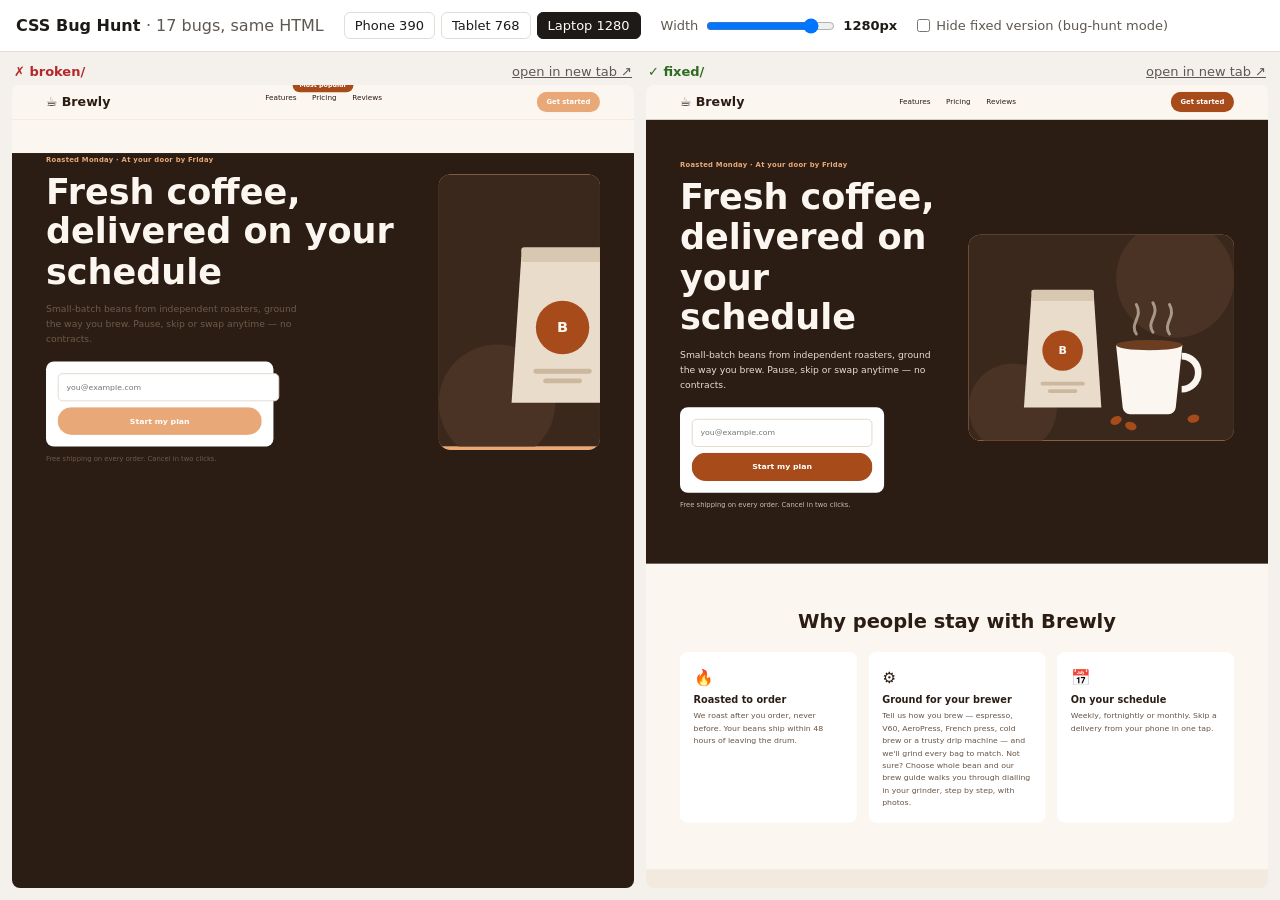
<file: css-debugging-landing-pages/index.html>
<!DOCTYPE html>
<html lang="en">
<head>
  <meta charset="utf-8">
  <meta name="viewport" content="width=device-width, initial-scale=1">
  <title>CSS Bug Hunt</title>
  <style>
    :root {
      --paper: #f4f1ec; --surface: #fff; --ink: #1d1a17; --muted: #5f5850;
      --line: #e2ddd5; --bad: #b4272b; --good: #2f6b1f; --accent: #a84b1b;
    }
    * { box-sizing: border-box; margin: 0; }
    body {
      font-family: system-ui, -apple-system, "Segoe UI", Roboto, sans-serif;
      background: var(--paper); color: var(--ink);
      height: 100vh; display: flex; flex-direction: column; overflow: hidden;
    }

    /* ---------- toolbar ---------- */
    .bar {
      display: flex; flex-wrap: wrap; align-items: center; gap: 10px 20px;
      padding: 12px 16px; background: var(--surface); border-bottom: 1px solid var(--line);
    }
    .bar h1 { font-size: 16px; }
    .bar h1 span { color: var(--muted); font-weight: 500; }
    .presets { display: flex; gap: 6px; }
    .presets button {
      font: inherit; font-size: 13px; padding: 5px 10px; cursor: pointer;
      border: 1px solid var(--line); border-radius: 6px; background: var(--surface); color: var(--ink);
    }
    .presets button[aria-pressed="true"] { background: var(--ink); color: #fff; border-color: var(--ink); }
    .presets button:focus-visible, input:focus-visible, .toggle:focus-visible { outline: 2px solid var(--accent); outline-offset: 2px; }
    .slider { display: flex; align-items: center; gap: 8px; font-size: 13px; color: var(--muted); }
    .slider output { font-variant-numeric: tabular-nums; color: var(--ink); font-weight: 600; min-width: 52px; }
    .toggle { font-size: 13px; display: flex; align-items: center; gap: 6px; color: var(--muted); }

    /* ---------- panes ---------- */
    .panes { flex: 1; display: grid; grid-template-columns: 1fr 1fr; gap: 12px; padding: 12px; min-height: 0; }
    .panes.single { grid-template-columns: 1fr; }
    .panes.single .pane-fixed { display: none; }
    .pane { display: flex; flex-direction: column; min-width: 0; min-height: 0; }
    .label { display: flex; justify-content: space-between; align-items: baseline; font-size: 13px; font-weight: 700; padding: 0 2px 6px; }
    .label a { font-weight: 500; color: var(--muted); }
    .pane-broken .label strong { color: var(--bad); }
    .pane-fixed .label strong { color: var(--good); }

    /* The stage measures the available space; the frame inside is rendered at
       the chosen device width and scaled down (never up) to fit. */
    .stage { flex: 1; position: relative; overflow: hidden; border-radius: 8px; background: #d9d3ca; min-height: 0; }
    .stage iframe {
      position: absolute; top: 0; left: 50%; border: 0; background: #fff;
      transform-origin: top center;
    }
  </style>
</head>
<body>
  <div class="bar">
    <h1>CSS Bug Hunt <span>· 17 bugs, same HTML</span></h1>
    <div class="presets" role="group" aria-label="Device width">
      <button data-w="390">Phone 390</button>
      <button data-w="768">Tablet 768</button>
      <button data-w="1280" aria-pressed="true">Laptop 1280</button>
    </div>
    <label class="slider">Width
      <input type="range" id="w" min="320" max="1440" step="10" value="1280">
      <output id="wOut">1280px</output>
    </label>
    <label class="toggle"><input type="checkbox" id="hideFixed"> Hide fixed version (bug-hunt mode)</label>
  </div>

  <div class="panes" id="panes">
    <div class="pane pane-broken">
      <div class="label"><strong>✗ broken/</strong><a href="broken/index.html" target="_blank">open in new tab ↗</a></div>
      <div class="stage"><iframe src="broken/index.html" title="Broken version"></iframe></div>
    </div>
    <div class="pane pane-fixed">
      <div class="label"><strong>✓ fixed/</strong><a href="fixed/index.html" target="_blank">open in new tab ↗</a></div>
      <div class="stage"><iframe src="fixed/index.html" title="Fixed version"></iframe></div>
    </div>
  </div>

  <script>
    const range = document.getElementById('w');
    const out = document.getElementById('wOut');
    const presets = document.querySelectorAll('.presets button');
    const panes = document.getElementById('panes');
    let width = 1280;

    // Render each iframe at the real device width, then scale it to fit its
    // stage. Height is stretched to compensate so the frame fills the stage.
    function layout() {
      document.querySelectorAll('.stage').forEach(stage => {
        const frame = stage.querySelector('iframe');
        const scale = Math.min(1, stage.clientWidth / width);
        frame.style.width = width + 'px';
        frame.style.height = (stage.clientHeight / scale) + 'px';
        frame.style.transform = `translateX(-50%) scale(${scale})`;
      });
      out.textContent = width + 'px';
      presets.forEach(b => b.setAttribute('aria-pressed', String(+b.dataset.w === width)));
    }

    range.addEventListener('input', () => { width = +range.value; layout(); });
    presets.forEach(b => b.addEventListener('click', () => { width = +b.dataset.w; range.value = width; layout(); }));
    document.getElementById('hideFixed').addEventListener('change', e => {
      panes.classList.toggle('single', e.target.checked);
      layout();
    });
    window.addEventListener('resize', layout);
    layout();
  </script>
</body>
</html>
</file>
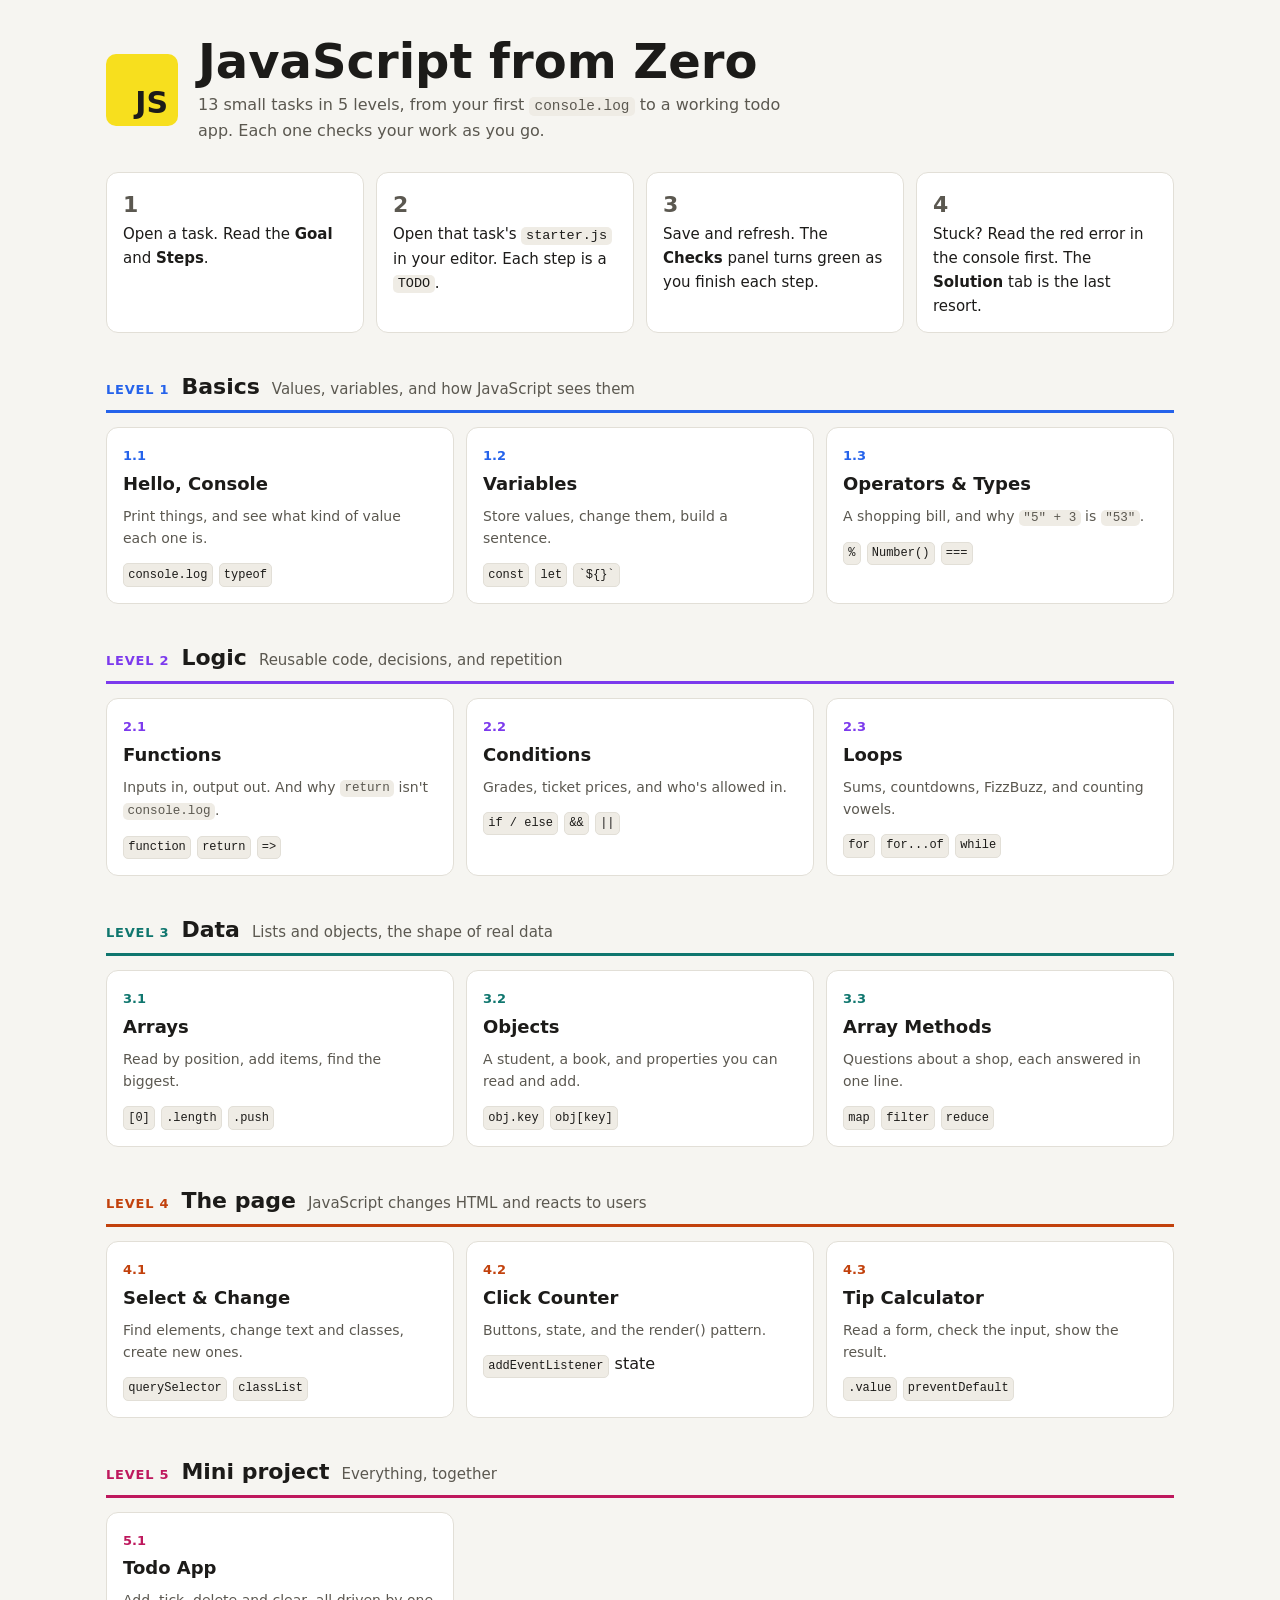
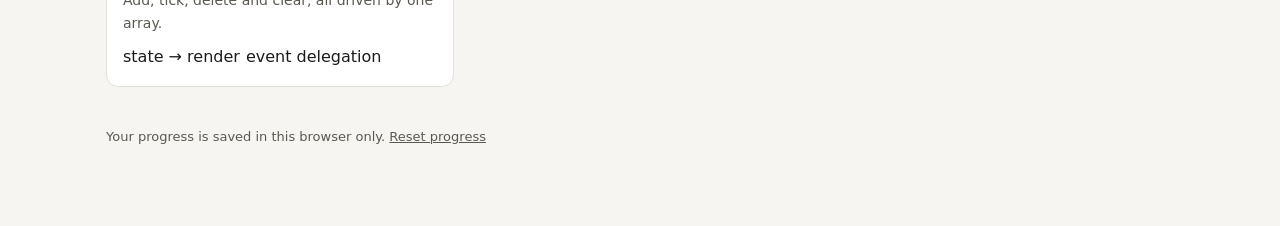
<file: intro-to-javascript/index.html>
<!doctype html>
<html lang="en">
<head>
  <meta charset="utf-8">
  <meta name="viewport" content="width=device-width, initial-scale=1">
  <title>JS from Zero</title>
  <link rel="stylesheet" href="shared/task.css">
  <style>
    .wrap { max-width: 1100px; margin: 0 auto; padding: 36px 16px 72px; }
    .hero { display: flex; gap: 20px; align-items: center; flex-wrap: wrap; }
    .logo {
      width: 72px; height: 72px; flex: none; background: var(--js); color: #1c1b19; border-radius: 10px;
      display: grid; place-items: end end; padding: 8px 10px; font: 800 30px/1 system-ui, sans-serif;
    }
    .hero h1 { margin: 0; font-size: clamp(32px, 5vw, 48px); line-height: 1.05; }
    .hero p { margin: 6px 0 0; color: var(--muted); max-width: 60ch; }

    .how { display: grid; grid-template-columns: repeat(auto-fit, minmax(220px, 1fr)); gap: 12px; margin: 28px 0 8px; padding: 0; list-style: none; counter-reset: how; }
    .how li {
      background: var(--surface); border: 1px solid var(--line); border-radius: var(--radius);
      padding: 14px 16px; font-size: 15px; counter-increment: how;
    }
    .how li::before { content: counter(how); display: block; font-weight: 800; font-size: 22px; color: var(--muted); }

    .level { margin-top: 36px; }
    .level-head { display: flex; align-items: baseline; gap: 12px; flex-wrap: wrap; border-bottom: 3px solid var(--level); padding-bottom: 6px; }
    .level-head h2 { margin: 0; font-size: 22px; }
    .level-head .tag { font-size: 13px; font-weight: 800; letter-spacing: 0.06em; text-transform: uppercase; color: var(--level); }
    .level-head p { margin: 0; color: var(--muted); font-size: 15px; }

    .cards { display: grid; grid-template-columns: repeat(auto-fill, minmax(280px, 1fr)); gap: 12px; margin-top: 14px; }
    .card {
      position: relative; display: block; text-decoration: none; background: var(--surface);
      border: 1px solid var(--line); border-radius: var(--radius); padding: 14px 16px 16px;
      transition: border-color 0.15s, transform 0.15s;
    }
    .card:hover { border-color: var(--level); transform: translateY(-2px); }
    .card .num { font-size: 13px; font-weight: 700; color: var(--level); }
    .card h3 { margin: 2px 0 6px; font-size: 18px; }
    .card p { margin: 0 0 10px; font-size: 14px; color: var(--muted); }
    .card .concepts code { font-size: 12px; }
    .card .done {
      position: absolute; top: 12px; right: 14px; font-size: 12px; font-weight: 800; color: var(--pass);
      display: none;
    }
    .card.is-done .done { display: block; }
    .reset { margin-top: 40px; font-size: 13px; color: var(--muted); }
    .reset button { font: inherit; background: none; border: 0; color: inherit; text-decoration: underline; cursor: pointer; padding: 0; }
  </style>
</head>
<body>
  <div class="wrap">
    <header class="hero">
      <div class="logo" aria-hidden="true">JS</div>
      <div>
        <h1>JavaScript from Zero</h1>
        <p>13 small tasks in 5 levels, from your first <code>console.log</code> to a working todo app. Each one checks your work as you go.</p>
      </div>
    </header>

    <ol class="how" aria-label="How each task works">
      <li>Open a task. Read the <strong>Goal</strong> and <strong>Steps</strong>.</li>
      <li>Open that task's <code>starter.js</code> in your editor. Each step is a <code>TODO</code>.</li>
      <li>Save and refresh. The <strong>Checks</strong> panel turns green as you finish each step.</li>
      <li>Stuck? Read the red error in the console first. The <strong>Solution</strong> tab is the last resort.</li>
    </ol>

    <section class="level" data-level="1">
      <div class="level-head"><span class="tag">Level 1</span><h2>Basics</h2><p>Values, variables, and how JavaScript sees them</p></div>
      <div class="cards">
        <a class="card" href="level-1-basics/01-hello-console/index.html" data-task="01-hello-console">
          <span class="done">✓ Done</span><span class="num">1.1</span><h3>Hello, Console</h3>
          <p>Print things, and see what kind of value each one is.</p>
          <ul class="concepts"><li><code>console.log</code></li><li><code>typeof</code></li></ul>
        </a>
        <a class="card" href="level-1-basics/02-variables/index.html" data-task="02-variables">
          <span class="done">✓ Done</span><span class="num">1.2</span><h3>Variables</h3>
          <p>Store values, change them, build a sentence.</p>
          <ul class="concepts"><li><code>const</code></li><li><code>let</code></li><li><code>`${}`</code></li></ul>
        </a>
        <a class="card" href="level-1-basics/03-operators-and-types/index.html" data-task="03-operators-and-types">
          <span class="done">✓ Done</span><span class="num">1.3</span><h3>Operators &amp; Types</h3>
          <p>A shopping bill, and why <code>"5" + 3</code> is <code>"53"</code>.</p>
          <ul class="concepts"><li><code>%</code></li><li><code>Number()</code></li><li><code>===</code></li></ul>
        </a>
      </div>
    </section>

    <section class="level" data-level="2">
      <div class="level-head"><span class="tag">Level 2</span><h2>Logic</h2><p>Reusable code, decisions, and repetition</p></div>
      <div class="cards">
        <a class="card" href="level-2-logic/04-functions/index.html" data-task="04-functions">
          <span class="done">✓ Done</span><span class="num">2.1</span><h3>Functions</h3>
          <p>Inputs in, output out. And why <code>return</code> isn't <code>console.log</code>.</p>
          <ul class="concepts"><li><code>function</code></li><li><code>return</code></li><li><code>=&gt;</code></li></ul>
        </a>
        <a class="card" href="level-2-logic/05-conditions/index.html" data-task="05-conditions">
          <span class="done">✓ Done</span><span class="num">2.2</span><h3>Conditions</h3>
          <p>Grades, ticket prices, and who's allowed in.</p>
          <ul class="concepts"><li><code>if / else</code></li><li><code>&amp;&amp;</code></li><li><code>||</code></li></ul>
        </a>
        <a class="card" href="level-2-logic/06-loops/index.html" data-task="06-loops">
          <span class="done">✓ Done</span><span class="num">2.3</span><h3>Loops</h3>
          <p>Sums, countdowns, FizzBuzz, and counting vowels.</p>
          <ul class="concepts"><li><code>for</code></li><li><code>for...of</code></li><li><code>while</code></li></ul>
        </a>
      </div>
    </section>

    <section class="level" data-level="3">
      <div class="level-head"><span class="tag">Level 3</span><h2>Data</h2><p>Lists and objects, the shape of real data</p></div>
      <div class="cards">
        <a class="card" href="level-3-data/07-arrays/index.html" data-task="07-arrays">
          <span class="done">✓ Done</span><span class="num">3.1</span><h3>Arrays</h3>
          <p>Read by position, add items, find the biggest.</p>
          <ul class="concepts"><li><code>[0]</code></li><li><code>.length</code></li><li><code>.push</code></li></ul>
        </a>
        <a class="card" href="level-3-data/08-objects/index.html" data-task="08-objects">
          <span class="done">✓ Done</span><span class="num">3.2</span><h3>Objects</h3>
          <p>A student, a book, and properties you can read and add.</p>
          <ul class="concepts"><li><code>obj.key</code></li><li><code>obj[key]</code></li></ul>
        </a>
        <a class="card" href="level-3-data/09-array-methods/index.html" data-task="09-array-methods">
          <span class="done">✓ Done</span><span class="num">3.3</span><h3>Array Methods</h3>
          <p>Questions about a shop, each answered in one line.</p>
          <ul class="concepts"><li><code>map</code></li><li><code>filter</code></li><li><code>reduce</code></li></ul>
        </a>
      </div>
    </section>

    <section class="level" data-level="4">
      <div class="level-head"><span class="tag">Level 4</span><h2>The page</h2><p>JavaScript changes HTML and reacts to users</p></div>
      <div class="cards">
        <a class="card" href="level-4-dom/10-dom-select-and-change/index.html" data-task="10-dom-select-and-change">
          <span class="done">✓ Done</span><span class="num">4.1</span><h3>Select &amp; Change</h3>
          <p>Find elements, change text and classes, create new ones.</p>
          <ul class="concepts"><li><code>querySelector</code></li><li><code>classList</code></li></ul>
        </a>
        <a class="card" href="level-4-dom/11-events-counter/index.html" data-task="11-events-counter">
          <span class="done">✓ Done</span><span class="num">4.2</span><h3>Click Counter</h3>
          <p>Buttons, state, and the render() pattern.</p>
          <ul class="concepts"><li><code>addEventListener</code></li><li>state</li></ul>
        </a>
        <a class="card" href="level-4-dom/12-forms-tip-calculator/index.html" data-task="12-forms-tip-calculator">
          <span class="done">✓ Done</span><span class="num">4.3</span><h3>Tip Calculator</h3>
          <p>Read a form, check the input, show the result.</p>
          <ul class="concepts"><li><code>.value</code></li><li><code>preventDefault</code></li></ul>
        </a>
      </div>
    </section>

    <section class="level" data-level="5">
      <div class="level-head"><span class="tag">Level 5</span><h2>Mini project</h2><p>Everything, together</p></div>
      <div class="cards">
        <a class="card" href="level-5-project/13-todo-app/index.html" data-task="13-todo-app">
          <span class="done">✓ Done</span><span class="num">5.1</span><h3>Todo App</h3>
          <p>Add, tick, delete and clear, all driven by one array.</p>
          <ul class="concepts"><li>state → render</li><li>event delegation</li></ul>
        </a>
      </div>
    </section>

    <p class="reset">Your progress is saved in this browser only. <button type="button" id="reset-progress">Reset progress</button></p>
  </div>

  <script>
    // Show a ✓ on tasks whose starter.js passed every check (runner.js saves this).
    const cards = document.querySelectorAll(".card[data-task]");
    function showProgress() {
      cards.forEach((card) => {
        let done = false;
        try { done = localStorage.getItem(`js-from-zero:${card.dataset.task}`) === "done"; } catch {}
        card.classList.toggle("is-done", done);
      });
    }
    document.querySelector("#reset-progress").addEventListener("click", () => {
      try { cards.forEach((c) => localStorage.removeItem(`js-from-zero:${c.dataset.task}`)); } catch {}
      showProgress();
    });
    showProgress();
  </script>
</body>
</html>
</file>
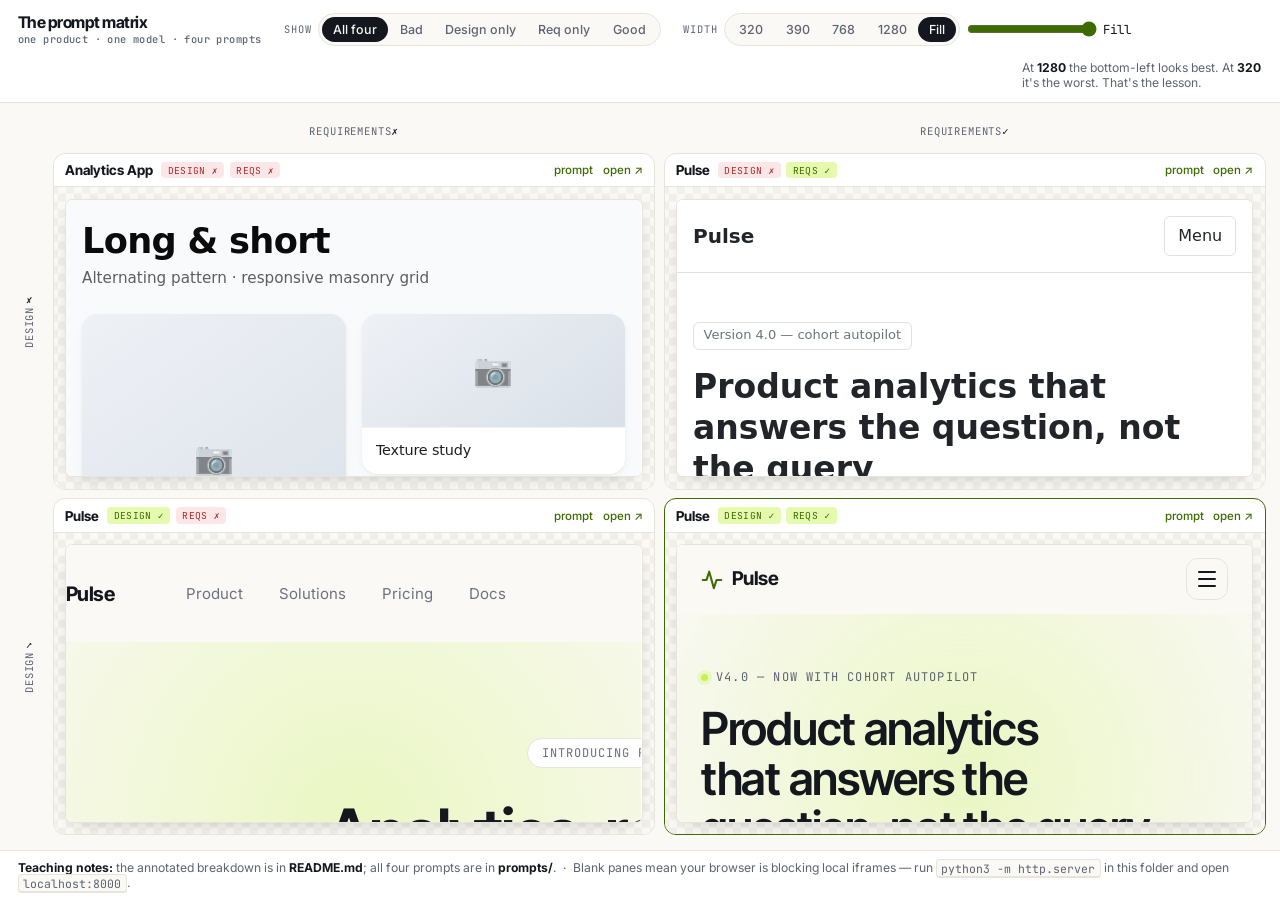
<file: prompting-landing-pages/index.html>
<!DOCTYPE html>
<html lang="en">
<head>
  <meta charset="utf-8">
  <meta name="viewport" content="width=device-width, initial-scale=1">
  <title>The prompt matrix — four pages, one product</title>
  <link rel="preconnect" href="https://fonts.googleapis.com">
  <link rel="preconnect" href="https://fonts.gstatic.com" crossorigin>
  <link href="https://fonts.googleapis.com/css2?family=Inter+Tight:wght@600;700&family=Inter:wght@400;500;600&family=JetBrains+Mono:wght@500&display=swap" rel="stylesheet">
  <style>
    :root {
      --paper: #FAF9F5; --surface: #FFF; --ink: #14171D; --muted: #5D6472;
      --line: #E6E4DC; --accent: #C6F24E; --accent-ink: #3E6B00;
      --ok: #3E6B00; --no: #B4272B;
      --display: 'Inter Tight', sans-serif;
      --body: 'Inter', -apple-system, sans-serif;
      --mono: 'JetBrains Mono', ui-monospace, monospace;
    }
    * { box-sizing: border-box; margin: 0; }
    body {
      font-family: var(--body); background: var(--paper); color: var(--ink);
      height: 100vh; display: flex; flex-direction: column; overflow: hidden;
      -webkit-font-smoothing: antialiased;
    }
    h1 { font-family: var(--display); letter-spacing: -.03em; line-height: 1.1; }

    /* ---------------- toolbar ---------------- */
    .bar {
      display: flex; flex-wrap: wrap; align-items: center; gap: .85rem 1.4rem;
      padding: .8rem 1.1rem; background: var(--surface);
      border-bottom: 1px solid var(--line); flex: none;
    }
    .bar h1 { font-size: 1rem; font-weight: 700; }
    .bar h1 small {
      display: block; font-family: var(--mono); font-size: .65rem; font-weight: 500;
      color: var(--muted); letter-spacing: .04em; margin-top: .15rem;
    }
    .group { display: flex; align-items: center; gap: .4rem; }
    .group > label {
      font-family: var(--mono); font-size: .65rem; text-transform: uppercase;
      letter-spacing: .09em; color: var(--muted);
    }
    .seg { display: flex; background: var(--paper); border: 1px solid var(--line); border-radius: 999px; padding: 3px; }
    .seg button {
      font: inherit; font-size: .78rem; font-weight: 500; white-space: nowrap;
      padding: .32rem .7rem; border: none; background: none; color: var(--muted);
      border-radius: 999px; cursor: pointer;
    }
    .seg button[aria-pressed="true"] { background: var(--ink); color: var(--paper); }
    .seg button:focus-visible { outline: 2px solid var(--accent-ink); outline-offset: 2px; }
    input[type="range"] { accent-color: var(--accent-ink); width: 130px; }
    .readout { font-family: var(--mono); font-size: .78rem; min-width: 60px; }
    .hint { margin-left: auto; font-size: .76rem; color: var(--muted); max-width: 30ch; }
    .hint b { color: var(--ink); }

    /* ---------------- stage ---------------- */
    .stage { flex: 1; overflow: auto; padding: .9rem; }

    .matrix {
      display: grid; gap: .55rem; height: 100%; min-height: 620px;
      grid-template-columns: 30px 1fr 1fr;
      grid-template-rows: 26px 1fr 1fr;
    }
    /* axis labels */
    .axis {
      display: flex; align-items: center; justify-content: center;
      font-family: var(--mono); font-size: .66rem; letter-spacing: .08em;
      text-transform: uppercase; color: var(--muted); text-align: center;
    }
    .axis--v { writing-mode: vertical-rl; rotate: 180deg; }
    .axis b { color: var(--ink); font-weight: 500; }

    /* single-page view: one pane, axis labels hidden */
    .stage[data-view]:not([data-view="matrix"]) .matrix {
      grid-template-columns: 1fr; grid-template-rows: 1fr;
    }
    .stage[data-view]:not([data-view="matrix"]) .axis { display: none; }
    .stage[data-view="good"]   .pane:not([data-key="good"]),
    .stage[data-view="design"] .pane:not([data-key="design"]),
    .stage[data-view="req"]    .pane:not([data-key="req"]),
    .stage[data-view="bad"]    .pane:not([data-key="bad"]) { display: none; }

    @media (max-width: 950px) {
      .matrix { grid-template-columns: 1fr; grid-template-rows: none; }
      .axis { display: none; }
    }

    /* ---------------- pane ---------------- */
    .pane {
      display: flex; flex-direction: column; min-width: 0; min-height: 300px;
      background: var(--surface); border: 1px solid var(--line);
      border-radius: 12px; overflow: hidden;
    }
    .pane[data-key="good"] { border-color: var(--accent-ink); }

    .pane__head {
      display: flex; align-items: center; gap: .5rem; flex-wrap: wrap;
      padding: .5rem .7rem; border-bottom: 1px solid var(--line); flex: none;
    }
    .pane__head strong { font-family: var(--display); font-size: .85rem; }
    .scores { display: flex; gap: .35rem; }
    .score {
      font-family: var(--mono); font-size: .6rem; letter-spacing: .03em;
      padding: .12rem .4rem; border-radius: 4px; white-space: nowrap;
    }
    .score--ok { background: color-mix(in srgb, var(--accent) 45%, transparent); color: var(--ok); }
    .score--no { background: color-mix(in srgb, #E5484D 13%, transparent); color: var(--no); }
    .pane__links { margin-left: auto; display: flex; gap: .6rem; font-size: .72rem; }
    .pane__links a { color: var(--accent-ink); font-weight: 500; text-decoration: none; }
    .pane__links a:hover { text-decoration: underline; }

    .viewport {
      flex: 1; overflow: auto; padding: .7rem; display: flex; justify-content: center;
      background: repeating-conic-gradient(#F1EFE8 0% 25%, var(--paper) 0% 50%) 50% / 16px 16px;
    }
    .frame {
      flex: none; width: 100%; height: 100%; min-height: 240px;
      border: 1px solid var(--line); border-radius: 7px; background: #fff;
      box-shadow: 0 6px 20px -12px rgba(20,23,29,.4);
    }

    /* ---------------- note ---------------- */
    .note {
      flex: none; padding: .6rem 1.1rem; background: var(--surface);
      border-top: 1px solid var(--line); font-size: .76rem; color: var(--muted);
    }
    .note b { color: var(--ink); }
    .note kbd {
      font-family: var(--mono); font-size: .72rem; background: var(--paper);
      border: 1px solid var(--line); border-bottom-width: 2px;
      border-radius: 4px; padding: .05rem .3rem;
    }
  </style>
</head>
<body>

  <div class="bar">
    <h1>The prompt matrix<small>one product · one model · four prompts</small></h1>

    <div class="group">
      <label id="vL">Show</label>
      <div class="seg" role="group" aria-labelledby="vL">
        <button data-view="matrix" aria-pressed="true">All four</button>
        <button data-view="bad"    aria-pressed="false">Bad</button>
        <button data-view="design" aria-pressed="false">Design only</button>
        <button data-view="req"    aria-pressed="false">Req only</button>
        <button data-view="good"   aria-pressed="false">Good</button>
      </div>
    </div>

    <div class="group">
      <label id="wL">Width</label>
      <div class="seg" role="group" aria-labelledby="wL">
        <button data-w="320"  aria-pressed="false">320</button>
        <button data-w="390"  aria-pressed="false">390</button>
        <button data-w="768"  aria-pressed="false">768</button>
        <button data-w="1280" aria-pressed="false">1280</button>
        <button data-w="0"    aria-pressed="true">Fill</button>
      </div>
      <input type="range" id="slider" min="320" max="1440" step="10" value="1440" aria-label="Viewport width">
      <span class="readout" id="readout">Fill</span>
    </div>

    <p class="hint">At <b>1280</b> the bottom-left looks best. At <b>320</b> it's the worst. That's the lesson.</p>
  </div>

  <div class="stage" id="stage" data-view="matrix">
    <div class="matrix">

      <div class="axis"></div>
      <div class="axis">Requirements <b>&#10007;</b></div>
      <div class="axis">Requirements <b>&#10003;</b></div>

      <div class="axis axis--v">Design <b>&#10007;</b></div>

      <section class="pane" data-key="bad">
        <div class="pane__head">
          <strong>Analytics App</strong>
          <span class="scores"><span class="score score--no">DESIGN ✗</span><span class="score score--no">REQS ✗</span></span>
          <span class="pane__links"><a href="prompts/bad-prompt.md">prompt</a><a href="bad/index.html" target="_blank" rel="noopener">open ↗</a></span>
        </div>
        <div class="viewport"><iframe class="frame" src="bad/index.html" title="Built from the bad prompt"></iframe></div>
      </section>

      <section class="pane" data-key="req">
        <div class="pane__head">
          <strong>Pulse</strong>
          <span class="scores"><span class="score score--no">DESIGN ✗</span><span class="score score--ok">REQS ✓</span></span>
          <span class="pane__links"><a href="prompts/requirements-only-prompt.md">prompt</a><a href="requirements-only/index.html" target="_blank" rel="noopener">open ↗</a></span>
        </div>
        <div class="viewport"><iframe class="frame" src="requirements-only/index.html" title="Built from the requirements-only prompt"></iframe></div>
      </section>

      <div class="axis axis--v">Design <b>&#10003;</b></div>

      <section class="pane" data-key="design">
        <div class="pane__head">
          <strong>Pulse</strong>
          <span class="scores"><span class="score score--ok">DESIGN ✓</span><span class="score score--no">REQS ✗</span></span>
          <span class="pane__links"><a href="prompts/design-only-prompt.md">prompt</a><a href="design-only/index.html" target="_blank" rel="noopener">open ↗</a></span>
        </div>
        <div class="viewport"><iframe class="frame" src="design-only/index.html" title="Built from the design-only prompt"></iframe></div>
      </section>

      <section class="pane" data-key="good">
        <div class="pane__head">
          <strong>Pulse</strong>
          <span class="scores"><span class="score score--ok">DESIGN ✓</span><span class="score score--ok">REQS ✓</span></span>
          <span class="pane__links"><a href="prompts/good-prompt.md">prompt</a><a href="good/index.html" target="_blank" rel="noopener">open ↗</a></span>
        </div>
        <div class="viewport"><iframe class="frame" src="good/index.html" title="Built from the good prompt"></iframe></div>
      </section>

    </div>
  </div>

  <p class="note">
    <b>Teaching notes:</b> the annotated breakdown is in <b>README.md</b>; all four prompts are in <b>prompts/</b>.
    &nbsp;·&nbsp; Blank panes mean your browser is blocking local iframes — run
    <kbd>python3 -m http.server</kbd> in this folder and open <kbd>localhost:8000</kbd>.
  </p>

  <script>
    const stage   = document.getElementById('stage');
    const slider  = document.getElementById('slider');
    const readout = document.getElementById('readout');
    const frames  = document.querySelectorAll('.frame');

    const press = (btns, active) =>
      btns.forEach(b => b.setAttribute('aria-pressed', String(b === active)));

    const viewBtns = [...document.querySelectorAll('[data-view]')].filter(b => b.tagName === 'BUTTON');
    viewBtns.forEach(btn => btn.addEventListener('click', () => {
      stage.dataset.view = btn.dataset.view;
      press(viewBtns, btn);
    }));

    const wBtns = [...document.querySelectorAll('[data-w]')];

    function setWidth(px) {
      frames.forEach(f => { f.style.width = px ? px + 'px' : '100%'; });
      readout.textContent = px ? px + 'px' : 'Fill';
      if (px) slider.value = Math.min(Math.max(px, +slider.min), +slider.max);
    }

    wBtns.forEach(btn => btn.addEventListener('click', () => {
      press(wBtns, btn);
      setWidth(+btn.dataset.w);
    }));

    slider.addEventListener('input', () => {
      press(wBtns, null);
      setWidth(+slider.value);
    });
  </script>
</body>
</html>
</file>
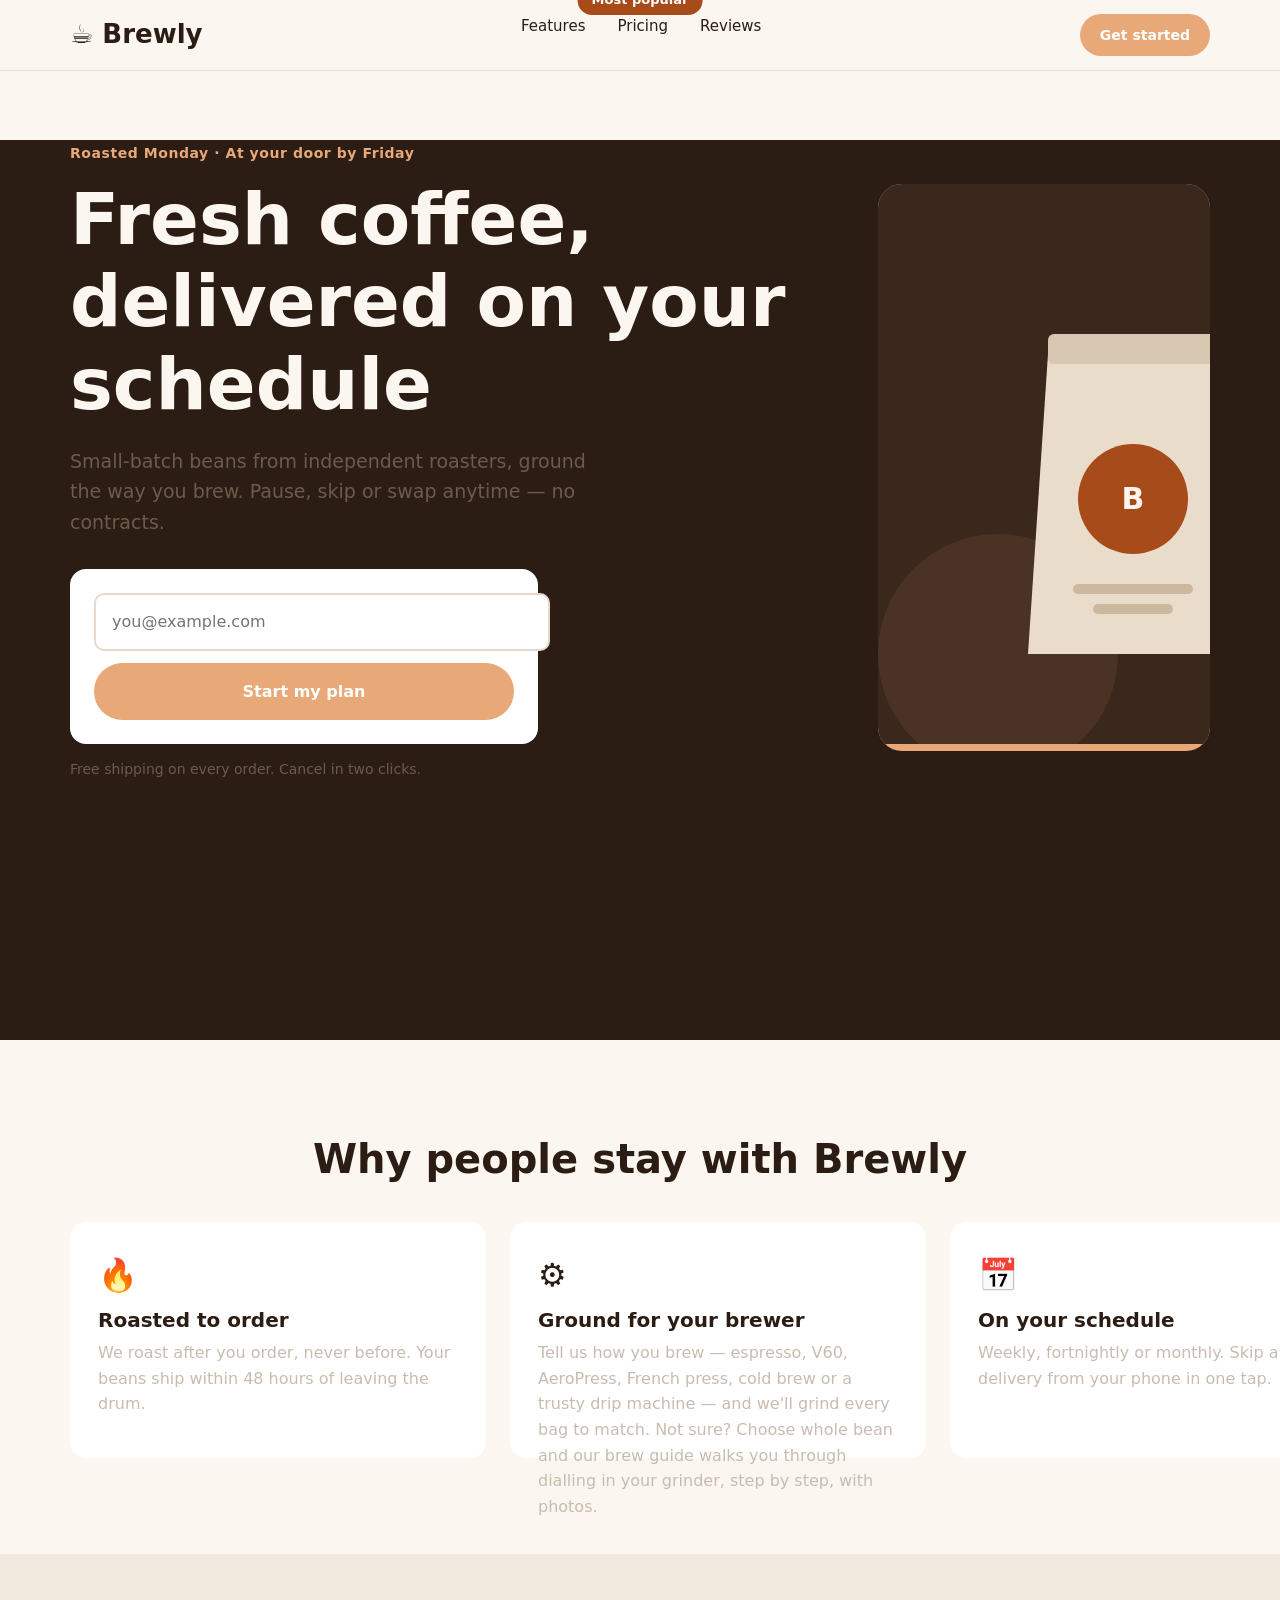
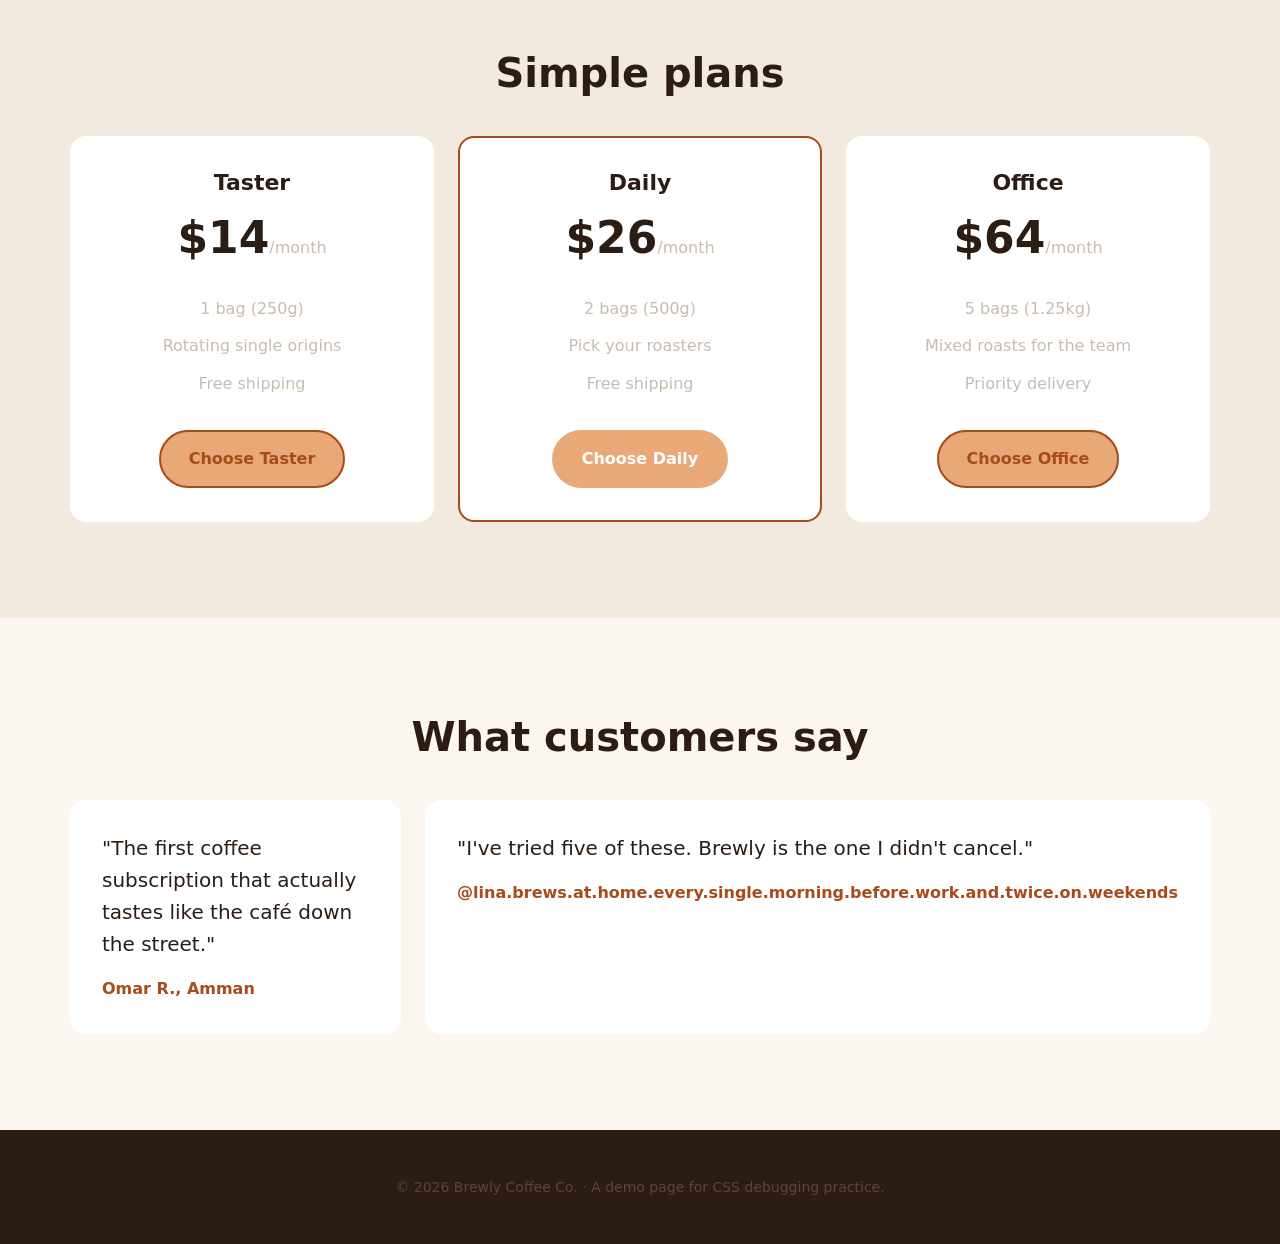
<file: css-debugging-landing-pages/broken/index.html>
<!DOCTYPE html>
<html lang="en">
<head>
  <meta charset="UTF-8">
  <meta name="viewport" content="width=device-width, initial-scale=1">
  <title>Brewly — Fresh coffee, delivered</title>
  <!--
    This HTML is IDENTICAL in broken/ and fixed/.
    Every problem you see in this page lives in style.css.
  -->
  <link rel="stylesheet" href="style.css">
</head>
<body>

  <header class="header">
    <div class="container header-inner">
      <a href="#" class="logo">☕ Brewly</a>
      <nav class="nav" aria-label="Main">
        <a href="#features">Features</a>
        <a href="#pricing">Pricing</a>
        <a href="#reviews">Reviews</a>
      </nav>
      <a href="#pricing" class="btn btn-small">Get started</a>
    </div>
  </header>

  <main>
    <!-- ============ HERO ============ -->
    <section class="hero">
      <div class="container hero-inner">
        <div class="hero-copy">
          <span class="eyebrow">Roasted Monday · At your door by Friday</span>
          <h1>Fresh coffee, delivered on your schedule</h1>
          <p class="lead">
            Small-batch beans from independent roasters, ground the way you brew.
            Pause, skip or swap anytime — no contracts.
          </p>

          <form class="signup" onsubmit="return false">
            <input type="email" placeholder="you@example.com" aria-label="Email address">
            <button type="submit" class="btn">Start my plan</button>
          </form>
          <p class="fineprint">Free shipping on every order. Cancel in two clicks.</p>
        </div>

        <div class="hero-art">
          <img src="../assets/hero.svg" alt="A bag of Brewly coffee next to a steaming cup">
        </div>
      </div>
    </section>

    <!-- ============ FEATURES ============ -->
    <section id="features" class="section">
      <div class="container">
        <h2>Why people stay with Brewly</h2>
        <div class="features">
          <article class="card">
            <div class="card-icon">🔥</div>
            <h3>Roasted to order</h3>
            <p>We roast after you order, never before. Your beans ship within 48 hours of leaving the drum.</p>
          </article>
          <article class="card">
            <div class="card-icon">⚙️</div>
            <h3>Ground for your brewer</h3>
            <p>
              Tell us how you brew — espresso, V60, AeroPress, French press, cold brew
              or a trusty drip machine — and we'll grind every bag to match. Not sure?
              Choose whole bean and our brew guide walks you through dialling in your
              grinder, step by step, with photos.
            </p>
          </article>
          <article class="card">
            <div class="card-icon">📅</div>
            <h3>On your schedule</h3>
            <p>Weekly, fortnightly or monthly. Skip a delivery from your phone in one tap.</p>
          </article>
        </div>
      </div>
    </section>

    <!-- ============ PRICING ============ -->
    <section id="pricing" class="section section-alt">
      <div class="container">
        <h2>Simple plans</h2>
        <div class="plans">
          <div class="plan">
            <h3>Taster</h3>
            <p class="price">$14<span>/month</span></p>
            <ul>
              <li>1 bag (250g)</li>
              <li>Rotating single origins</li>
              <li>Free shipping</li>
            </ul>
            <a href="#" class="btn btn-outline">Choose Taster</a>
          </div>
          <div class="plan plan-popular">
            <span class="badge">Most popular</span>
            <h3>Daily</h3>
            <p class="price">$26<span>/month</span></p>
            <ul>
              <li>2 bags (500g)</li>
              <li>Pick your roasters</li>
              <li>Free shipping</li>
            </ul>
            <a href="#" class="btn">Choose Daily</a>
          </div>
          <div class="plan">
            <h3>Office</h3>
            <p class="price">$64<span>/month</span></p>
            <ul>
              <li>5 bags (1.25kg)</li>
              <li>Mixed roasts for the team</li>
              <li>Priority delivery</li>
            </ul>
            <a href="#" class="btn btn-outline">Choose Office</a>
          </div>
        </div>
      </div>
    </section>

    <!-- ============ REVIEWS ============ -->
    <section id="reviews" class="section">
      <div class="container">
        <h2>What customers say</h2>
        <div class="reviews">
          <blockquote class="review">
            <p>"The first coffee subscription that actually tastes like the café down the street."</p>
            <cite>Omar R., Amman</cite>
          </blockquote>
          <blockquote class="review">
            <p>"I've tried five of these. Brewly is the one I didn't cancel."</p>
            <cite>@lina.brews.at.home.every.single.morning.before.work.and.twice.on.weekends</cite>
          </blockquote>
        </div>
      </div>
    </section>
  </main>

  <footer class="footer">
    <div class="container">
      <p>© 2026 Brewly Coffee Co. · A demo page for CSS debugging practice.</p>
    </div>
  </footer>

</body>
</html>
</file>
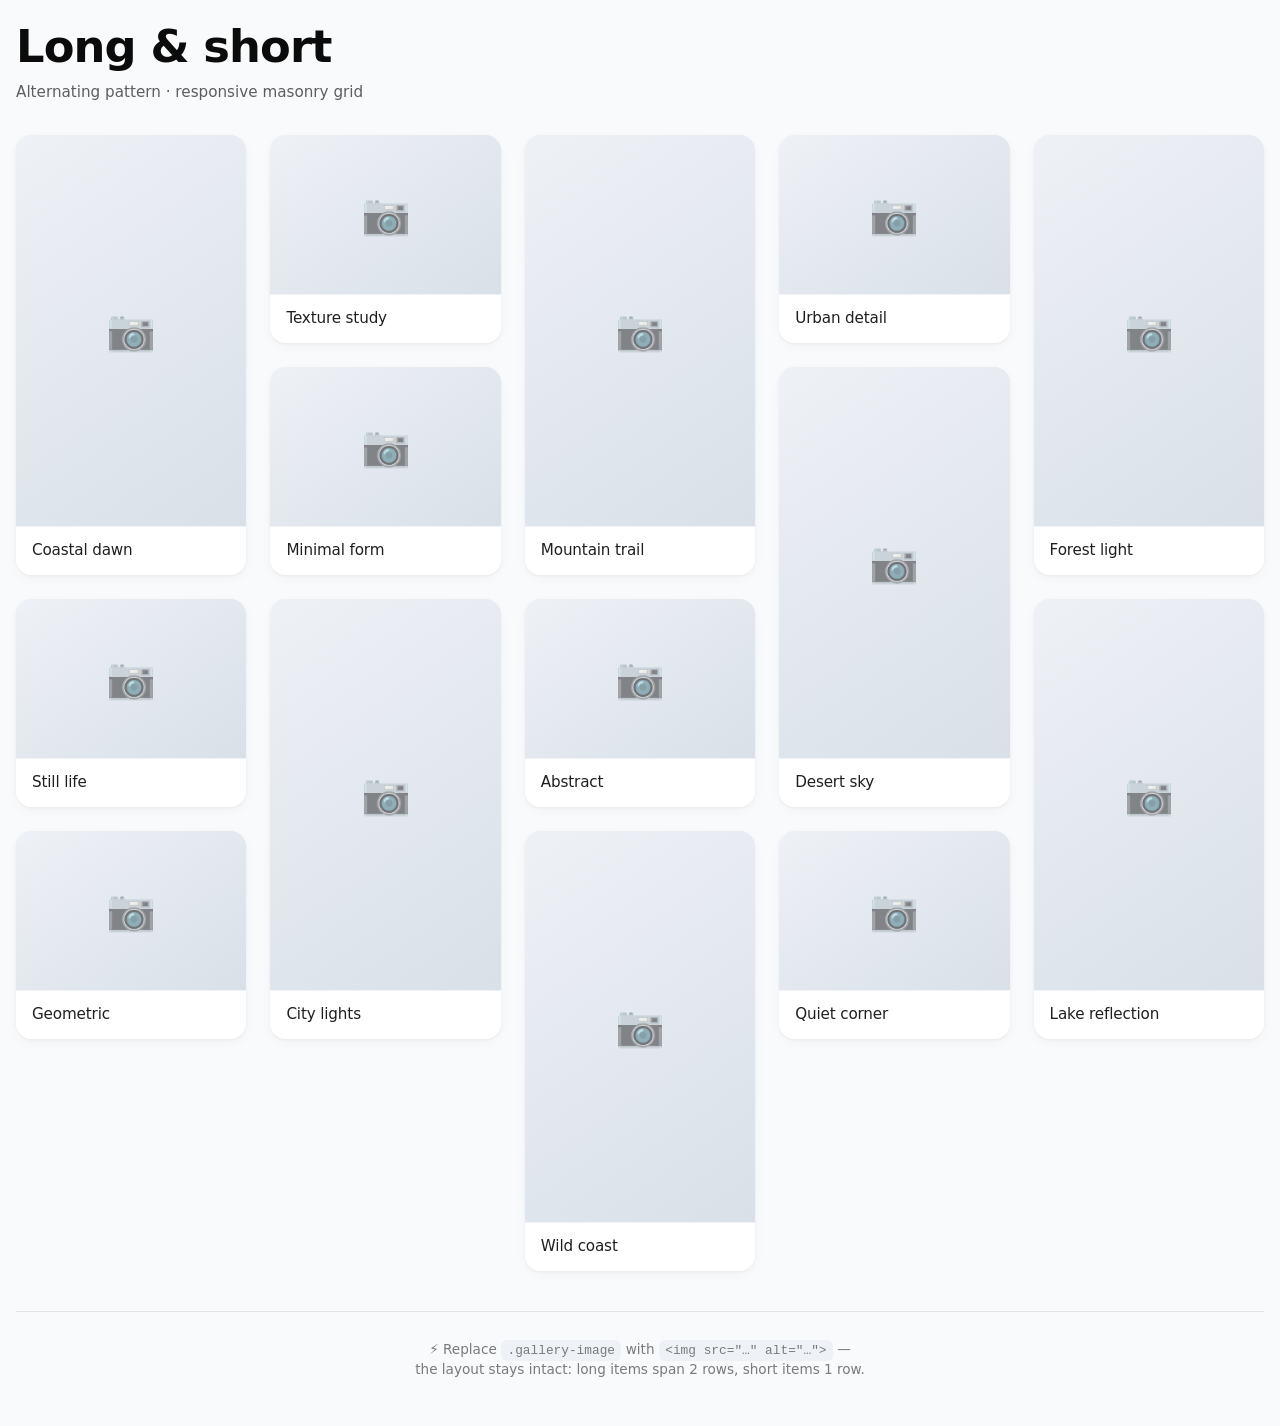
<file: prompting-landing-pages/bad/index.html>
<!DOCTYPE html>
<html lang="en">

<head>
  <meta charset="UTF-8">
  <meta name="viewport" content="width=device-width, initial-scale=1.0, viewport-fit=cover">
  <title>Masonry gallery · long + short pattern</title>
  <style>
    /* ---------------------------------------------
      Global reset & base (mobile first)
    --------------------------------------------- */
    * {
      margin: 0;
      padding: 0;
      box-sizing: border-box;
    }

    body {
      font-family: system-ui, -apple-system, 'Segoe UI', Roboto, 'Helvetica Neue', sans-serif;
      background: #f9fafc;
      color: #1a1a1a;
      line-height: 1.4;
      padding: 1rem 1rem 3rem;
      min-height: 100vh;
      display: flex;
      flex-direction: column;
    }

    /* main gallery container – full width, max-width */
    .gallery {
      width: 100%;
      max-width: 1400px;
      margin: 0 auto;
    }

    /* header – simple, left aligned */
    .gallery-header {
      margin-bottom: 1.5rem;
    }

    .gallery-header h1 {
      font-size: 1.9rem;
      font-weight: 600;
      letter-spacing: -0.02em;
      color: #0b0b0b;
      margin-bottom: 0.2rem;
    }

    .gallery-header p {
      font-size: 0.95rem;
      color: #5e5e5e;
    }

    /* ---------------------------------------------
      GRID SYSTEM – mobile first
      pattern: "one long, one short" → alternating tall & short items
      using grid-auto-rows + row span
    --------------------------------------------- */

    .gallery-grid {
      display: grid;
      grid-template-columns: 1fr;
      /* 1 column on mobile */
      gap: 1rem;
      list-style: none;
      grid-auto-rows: 11rem;
      /* base row height (mobile) */
      grid-auto-flow: dense;
      /* fill gaps if any */
    }

    /* every gallery item – card style */
    .gallery-item {
      background: #ffffff;
      border-radius: 1rem;
      overflow: hidden;
      box-shadow: 0 4px 12px rgba(0, 0, 0, 0.03), 0 1px 3px rgba(0, 0, 0, 0.05);
      transition: transform 0.2s ease, box-shadow 0.2s ease;
      display: flex;
      flex-direction: column;
      /* grid item spans are set below */
    }

    /* subtle lift on hover (only on devices that support hover) */
    @media (hover: hover) {
      .gallery-item:hover {
        transform: translateY(-3px);
        box-shadow: 0 16px 24px rgba(0, 0, 0, 0.06), 0 6px 12px rgba(0, 0, 0, 0.03);
      }
    }

    /* ----- the pattern: long (2 rows) & short (1 row) ----- */
    /* long items span 2 rows */
    .gallery-item.long {
      grid-row: span 2;
    }

    /* short items span 1 row (default) */
    .gallery-item.short {
      grid-row: span 1;
    }

    /* image area – flexible, fills available height */
    .gallery-image {
      flex: 1;
      background: #e3e8ef;
      background-image: linear-gradient(145deg, #eef1f6 0%, #d9e0e8 100%);
      display: flex;
      align-items: center;
      justify-content: center;
      overflow: hidden;
      position: relative;
      min-height: 0;
      /* flex overflow fix */
    }

    /* placeholder icon */
    .gallery-image::before {
      content: "📷";
      font-size: 2rem;
      opacity: 0.5;
      filter: grayscale(0.2);
      transition: opacity 0.2s;
    }

    /* when real image is used – cover perfectly */
    .gallery-image img {
      width: 100%;
      height: 100%;
      object-fit: cover;
      display: block;
      position: absolute;
      top: 0;
      left: 0;
    }

    /* caption – always at the bottom */
    .gallery-caption {
      padding: 0.75rem 0.9rem 0.85rem;
      font-size: 0.9rem;
      font-weight: 500;
      color: #1f1f1f;
      background: #ffffff;
      border-top: 1px solid #f0f2f5;
      letter-spacing: -0.01em;
      white-space: nowrap;
      overflow: hidden;
      text-overflow: ellipsis;
    }

    /* ---------------------------------------------
      Responsive breakpoints – mobile first
      – 480px: 2 columns
      – 768px: 3 columns
      – 1024px: 4 columns
      – 1280px: 5 columns
      also adjust row height for larger screens
    --------------------------------------------- */

    /* ≥ 480px: two columns, slightly taller base row */
    @media (min-width: 480px) {
      .gallery-grid {
        grid-template-columns: repeat(2, 1fr);
        gap: 1rem;
        grid-auto-rows: 10rem;
      }

      .gallery-header h1 {
        font-size: 2.2rem;
      }
    }

    /* ≥ 768px: three columns, more breathing room */
    @media (min-width: 768px) {
      .gallery-grid {
        grid-template-columns: repeat(3, 1fr);
        gap: 1.25rem;
        grid-auto-rows: 11rem;
      }

      .gallery-header {
        margin-bottom: 2rem;
      }

      .gallery-header h1 {
        font-size: 2.4rem;
      }

      .gallery-caption {
        font-size: 0.95rem;
        padding: 0.8rem 1rem 0.9rem;
      }
    }

    /* ≥ 1024px: four columns */
    @media (min-width: 1024px) {
      .gallery-grid {
        grid-template-columns: repeat(4, 1fr);
        gap: 1.5rem;
        grid-auto-rows: 12rem;
      }

      .gallery-image::before {
        font-size: 2.5rem;
      }

      .gallery-header h1 {
        font-size: 2.6rem;
      }
    }

    /* ≥ 1280px: five columns, comfortable spacing */
    @media (min-width: 1280px) {
      .gallery-grid {
        grid-template-columns: repeat(5, 1fr);
        gap: 1.5rem;
        grid-auto-rows: 13rem;
      }

      .gallery-header h1 {
        font-size: 2.8rem;
      }
    }

    /* fine-tune for very small screens (≤360px) */
    @media (max-width: 360px) {
      body {
        padding: 0.75rem 0.75rem 2rem;
      }

      .gallery-grid {
        gap: 0.75rem;
        grid-auto-rows: 9rem;
      }

      .gallery-caption {
        padding: 0.6rem 0.7rem 0.7rem;
        font-size: 0.8rem;
      }

      .gallery-image::before {
        font-size: 1.6rem;
      }
    }

    /* ---------------------------------------------
      Accessible focus & small extras
    --------------------------------------------- */
    .gallery-item:focus-within {
      outline: 2px solid #2563eb;
      outline-offset: 3px;
    }

    /* remove list bullets if ul used */
    .gallery-grid li {
      list-style: none;
    }

    /* demo note */
    .demo-note {
      margin-top: 2.5rem;
      font-size: 0.85rem;
      text-align: center;
      color: #7a7a7a;
      border-top: 1px solid #e0e4e8;
      padding-top: 1.75rem;
    }

    .demo-note code {
      background: #eef1f5;
      padding: 0.2rem 0.4rem;
      border-radius: 6px;
      font-size: 0.8rem;
    }
  </style>
</head>

<body>
  <main class="gallery">
    <header class="gallery-header">
      <h1>Long & short</h1>
      <p>Alternating pattern · responsive masonry grid</p>
    </header>

    <!-- 
      GALLERY GRID 
      pattern: long (2 rows) → short (1 row) → long → short ...
      ensures visual rhythm and spacing consistency
    -->
    <ul class="gallery-grid">
      <!-- 1 · LONG -->
      <li class="gallery-item long">
        <div class="gallery-image"></div>
        <div class="gallery-caption">Coastal dawn</div>
      </li>

      <!-- 2 · SHORT -->
      <li class="gallery-item short">
        <div class="gallery-image"></div>
        <div class="gallery-caption">Texture study</div>
      </li>

      <!-- 3 · LONG -->
      <li class="gallery-item long">
        <div class="gallery-image"></div>
        <div class="gallery-caption">Mountain trail</div>
      </li>

      <!-- 4 · SHORT -->
      <li class="gallery-item short">
        <div class="gallery-image"></div>
        <div class="gallery-caption">Urban detail</div>
      </li>

      <!-- 5 · LONG -->
      <li class="gallery-item long">
        <div class="gallery-image"></div>
        <div class="gallery-caption">Forest light</div>
      </li>

      <!-- 6 · SHORT -->
      <li class="gallery-item short">
        <div class="gallery-image"></div>
        <div class="gallery-caption">Minimal form</div>
      </li>

      <!-- 7 · LONG -->
      <li class="gallery-item long">
        <div class="gallery-image"></div>
        <div class="gallery-caption">Desert sky</div>
      </li>

      <!-- 8 · SHORT -->
      <li class="gallery-item short">
        <div class="gallery-image"></div>
        <div class="gallery-caption">Still life</div>
      </li>

      <!-- 9 · LONG -->
      <li class="gallery-item long">
        <div class="gallery-image"></div>
        <div class="gallery-caption">City lights</div>
      </li>

      <!-- 10 · SHORT -->
      <li class="gallery-item short">
        <div class="gallery-image"></div>
        <div class="gallery-caption">Abstract</div>
      </li>

      <!-- 11 · LONG -->
      <li class="gallery-item long">
        <div class="gallery-image"></div>
        <div class="gallery-caption">Lake reflection</div>
      </li>

      <!-- 12 · SHORT -->
      <li class="gallery-item short">
        <div class="gallery-image"></div>
        <div class="gallery-caption">Geometric</div>
      </li>

      <!-- 13 · LONG (extra to show pattern continues) -->
      <li class="gallery-item long">
        <div class="gallery-image"></div>
        <div class="gallery-caption">Wild coast</div>
      </li>

      <!-- 14 · SHORT -->
      <li class="gallery-item short">
        <div class="gallery-image"></div>
        <div class="gallery-caption">Quiet corner</div>
      </li>
    </ul>

    <!-- hint for real images -->
    <div class="demo-note">
      ⚡ Replace <code>.gallery-image</code> with <code>&lt;img src="…" alt="…"&gt;</code> —<br>
      the layout stays intact: long items span 2 rows, short items 1 row.
    </div>
  </main>

  <!-- 
    How to add real images:
    – Inside each .gallery-image, insert: <img src="photo.jpg" alt="...">
    – The image will cover the entire space, maintaining the long/short rhythm.
    – No extra CSS needed – object-fit: cover handles it.
  -->
</body>

</html>
</file>
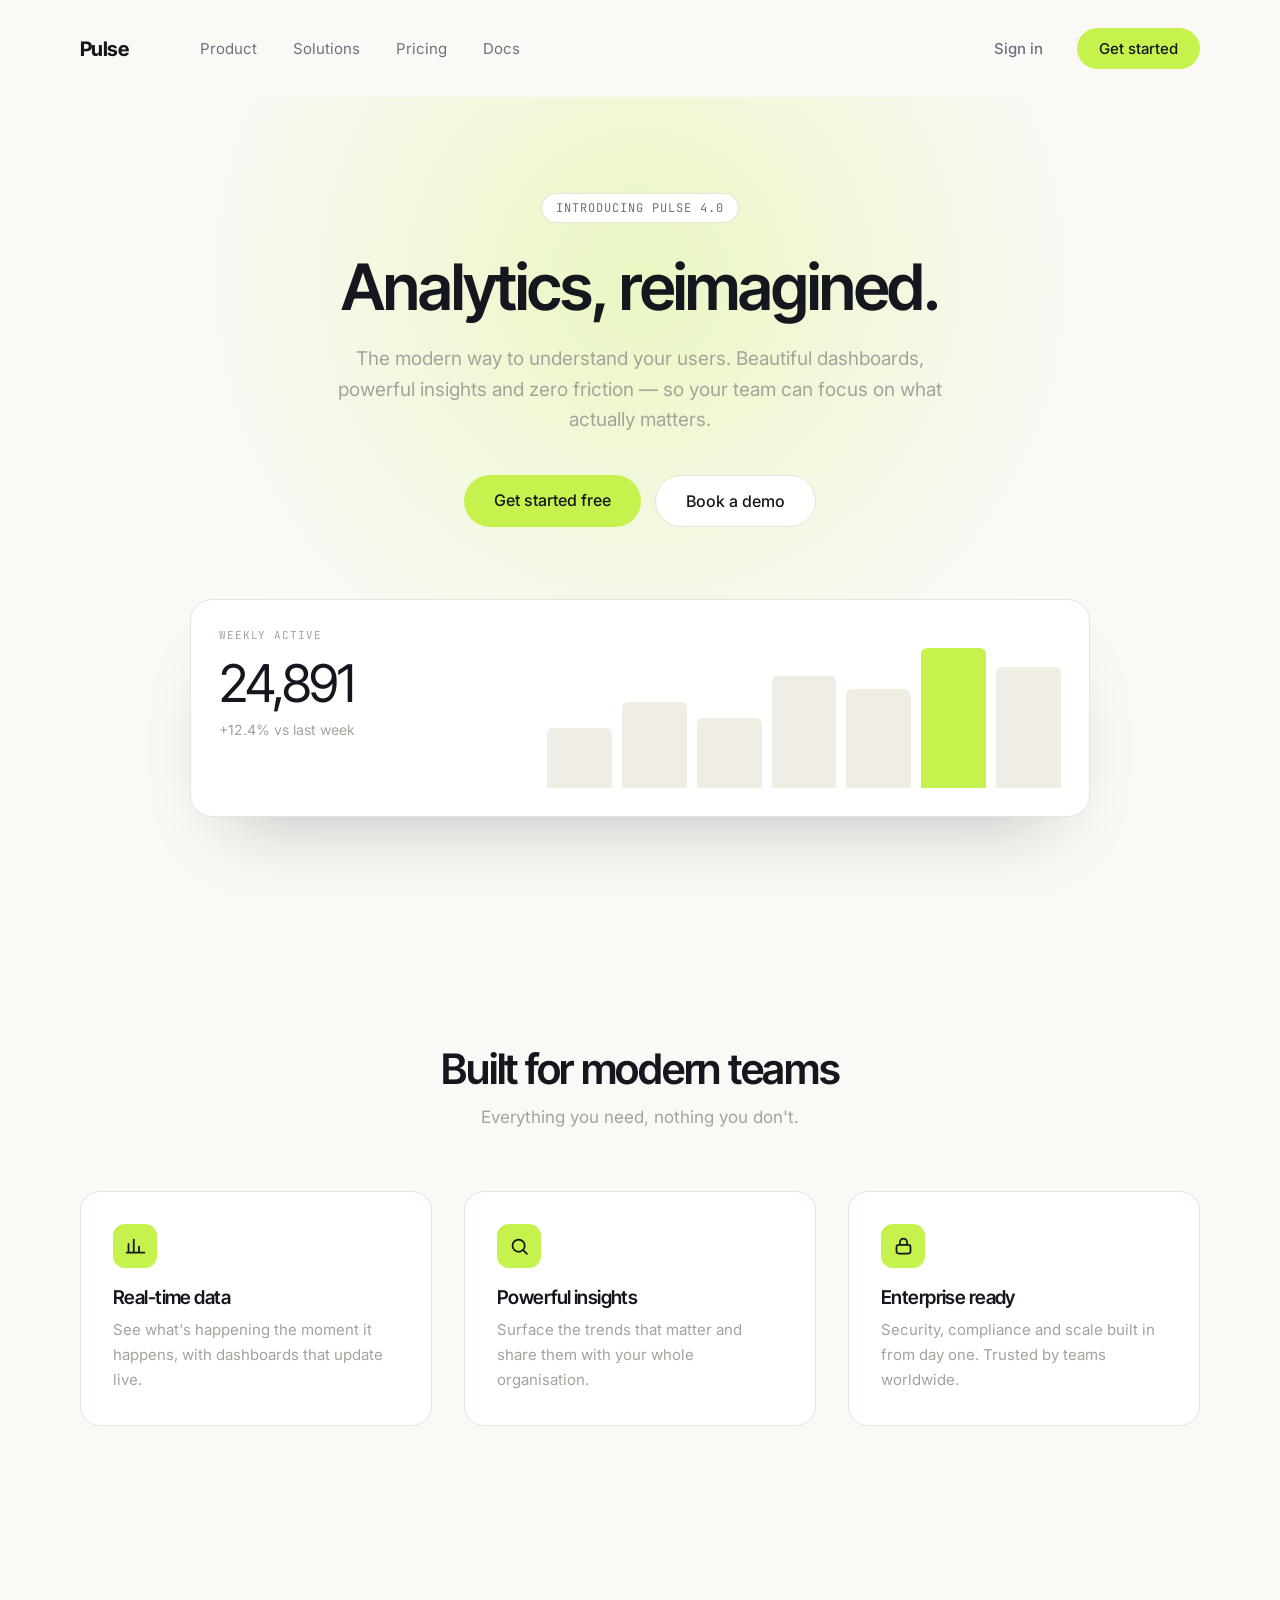
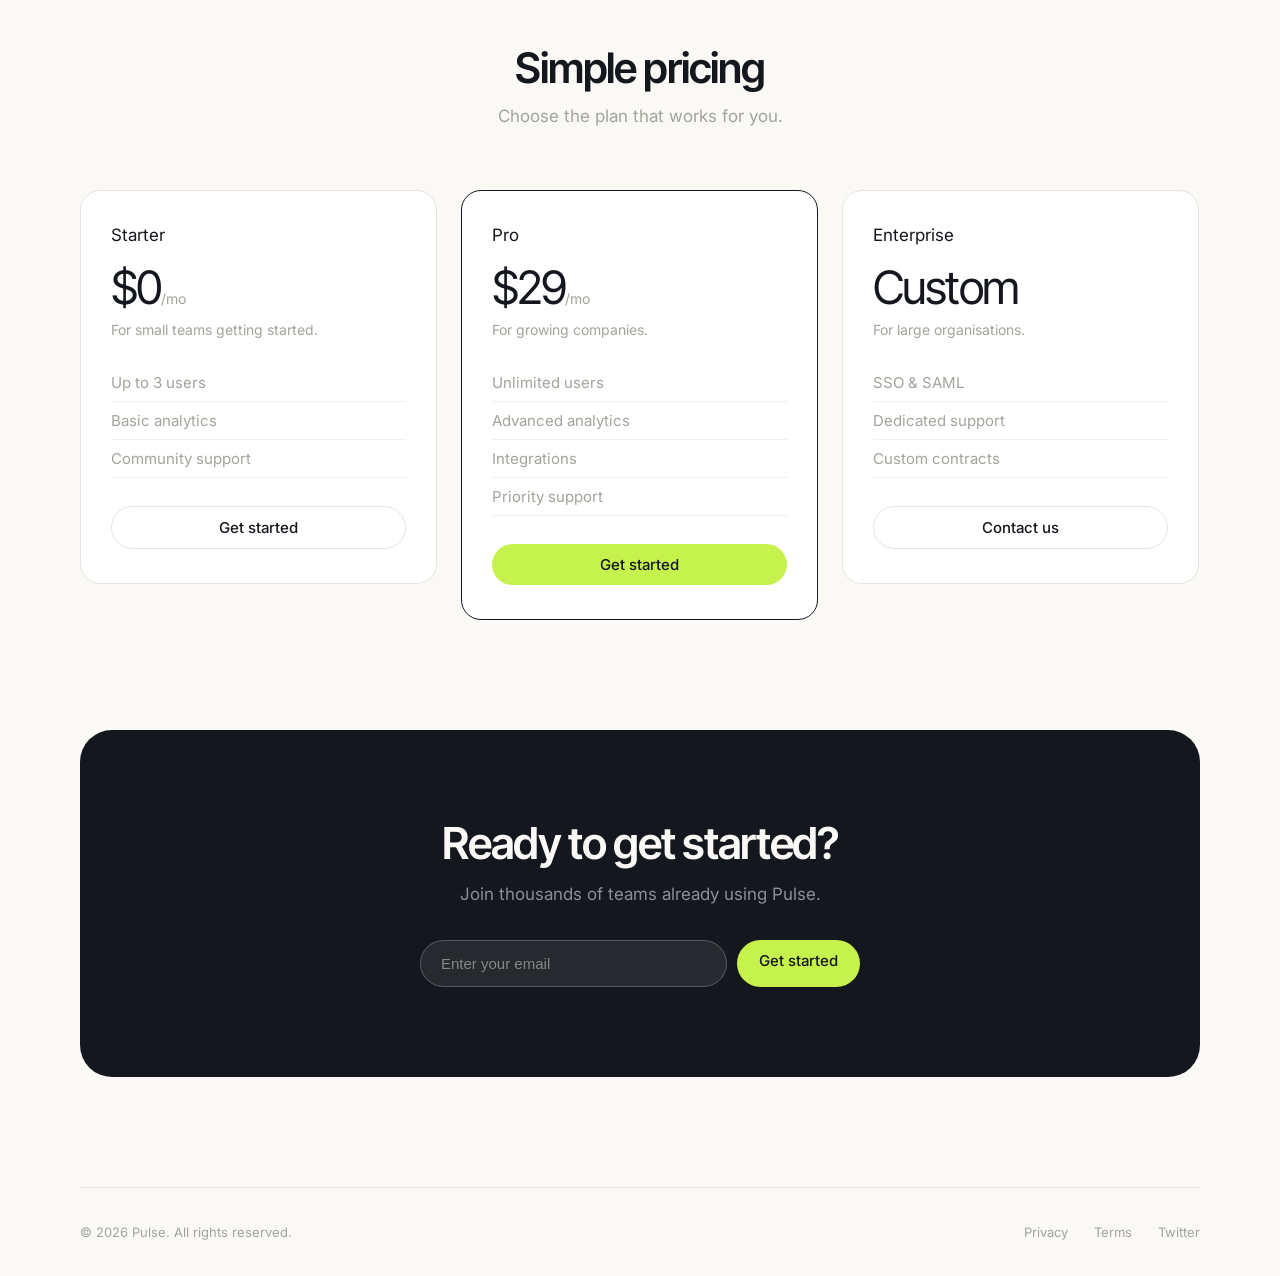
<file: prompting-landing-pages/design-only/index.html>
<!--
  ============================================================================
  QUADRANT: design defined ✅ / requirements undefined ❌
  The prompt described exactly how it should LOOK, and nothing about how it
  should WORK. See ../prompts/design-only-prompt.md

  Look at this at 1280px and it is the nicest page in the folder.
  Look at it at 375px, or with the keyboard, and it is the worst.
  ============================================================================
-->
<!DOCTYPE html>
<html lang="en">
<head>
  <meta charset="utf-8">
  <!-- The viewport tag IS here. That is the lesson: it is not what makes a page responsive. -->
  <meta name="viewport" content="width=device-width, initial-scale=1">
  <title>Pulse</title>
  <link rel="preconnect" href="https://fonts.googleapis.com">
  <link rel="preconnect" href="https://fonts.gstatic.com" crossorigin>
  <link href="https://fonts.googleapis.com/css2?family=Inter+Tight:wght@500;600;700&family=Inter:wght@400;500&family=JetBrains+Mono:wght@500&display=swap" rel="stylesheet">
  <style>
    /* No token layer — the prompt named the colours, so they got pasted in
       literally, 30+ times. Rebranding this page is a find-and-replace job. */

    * { box-sizing: border-box; margin: 0; }

    body {
      font-family: 'Inter', sans-serif;
      background: #FAF9F5;
      color: #14171D;
      -webkit-font-smoothing: antialiased;
    }

    /* Fixed width. Not max-width. This single line is most of what goes wrong. */
    .container { width: 1120px; margin: 0 auto; }

    h1, h2, h3 { font-family: 'Inter Tight', sans-serif; letter-spacing: -0.03em; line-height: 1.05; font-weight: 600; }

    /* Every size is a hard pixel value — nothing scales with the viewport. */

    /* ---------- header ---------- */
    .header { padding: 28px 0; }
    .header-inner { display: flex; align-items: center; }
    .logo { font-family: 'Inter Tight', sans-serif; font-weight: 700; font-size: 20px; letter-spacing: -0.03em; }
    .menu { display: flex; gap: 36px; margin-left: 72px; font-size: 15px; color: #6B7280; }
    .menu span { cursor: pointer; }
    .header-cta { margin-left: auto; display: flex; gap: 12px; }

    /* Clickable divs. No <a>, no <button>, no tab stop, no Enter key. */
    .btn {
      display: inline-block; padding: 11px 22px; border-radius: 999px;
      font-size: 15px; font-weight: 500; cursor: pointer;
      outline: none;   /* focus ring deliberately removed for "cleanliness" */
    }
    .btn-solid { background: #C6F24E; color: #14171D; }
    .btn-quiet { color: #6B7280; }
    .btn-line  { border: 1px solid #E6E4DC; background: #fff; }
    .btn-lg { padding: 15px 30px; font-size: 16px; }

    /* ---------- hero ---------- */
    .hero { padding: 96px 0 120px; text-align: center; position: relative; overflow: hidden; }
    .hero::after {
      content: ''; position: absolute; top: -320px; left: 50%; margin-left: -500px;
      width: 1000px; height: 1000px; z-index: -1;
      background: radial-gradient(circle, rgba(198,242,78,0.30) 0%, rgba(198,242,78,0) 62%);
    }
    .badge {
      display: inline-block; font-family: 'JetBrains Mono', monospace; font-size: 12px;
      letter-spacing: 0.08em; text-transform: uppercase; color: #6B7280;
      border: 1px solid #E6E4DC; background: #fff;
      padding: 6px 14px; border-radius: 999px; margin-bottom: 30px;
    }

    /* 64px, always. At a 320px viewport one word is wider than the screen. */
    .hero h1 { font-size: 64px; margin-bottom: 24px; }

    /* Pale grey on off-white. Elegant in a mockup, ~2.4:1 in a contrast checker. */
    .hero p { font-size: 19px; color: #A3A39B; width: 620px; margin: 0 auto 40px; line-height: 1.6; }
    .hero-btns { display: flex; gap: 14px; justify-content: center; }

    .mock {
      width: 900px; margin: 72px auto 0; background: #fff;
      border: 1px solid #E6E4DC; border-radius: 22px; padding: 28px;
      box-shadow: 0 40px 80px -40px rgba(20,23,29,0.28);
      display: flex; gap: 28px; text-align: left;
    }
    .mock-left { width: 300px; }
    .mock-label { font-family: 'JetBrains Mono', monospace; font-size: 11px; letter-spacing: 0.08em; text-transform: uppercase; color: #A3A39B; }
    .mock-num { font-family: 'Inter Tight', sans-serif; font-size: 52px; letter-spacing: -0.04em; margin: 10px 0 6px; }
    .mock-sub { font-size: 14px; color: #A3A39B; }
    .mock-right { flex: 1; display: flex; align-items: flex-end; gap: 10px; height: 160px; }
    .bar { flex: 1; background: #EFEDE4; border-radius: 6px 6px 0 0; }
    .bar.on { background: #C6F24E; }

    /* ---------- features ---------- */
    .section { padding: 110px 0; }
    .section-head { text-align: center; margin-bottom: 64px; }
    .section-head h2 { font-size: 42px; margin-bottom: 16px; }
    .section-head p { font-size: 17px; color: #A3A39B; }

    /* Flexbox with fixed-width children. 352×3 + 32×2 = exactly 1120. Nothing can reflow. */
    .features { display: flex; gap: 32px; }
    .feature { width: 352px; background: #fff; border: 1px solid #E6E4DC; border-radius: 20px; padding: 32px; }
    .feature-icon { width: 44px; height: 44px; border-radius: 12px; background: #C6F24E; margin-bottom: 20px; display: flex; align-items: center; justify-content: center; }
    .feature-icon svg { width: 21px; height: 21px; }
    .feature h3 { font-size: 19px; margin-bottom: 10px; }
    .feature p { font-size: 15px; color: #A3A39B; line-height: 1.65; }

    /* ---------- pricing ---------- */
    .pricing { display: flex; gap: 24px; align-items: flex-start; }
    .plan { width: 357px; background: #fff; border: 1px solid #E6E4DC; border-radius: 20px; padding: 34px 30px; }
    .plan.featured { border-color: #14171D; }
    .plan-name { font-size: 17px; margin-bottom: 14px; }
    .plan-price { font-family: 'Inter Tight', sans-serif; font-size: 46px; letter-spacing: -0.04em; margin-bottom: 6px; }
    .plan-price span { font-family: 'Inter', sans-serif; font-size: 14px; color: #A3A39B; letter-spacing: 0; }
    .plan-desc { font-size: 14px; color: #A3A39B; margin-bottom: 26px; }
    .plan ul { list-style: none; padding: 0; margin: 0 0 28px; }
    .plan li { font-size: 15px; color: #A3A39B; padding: 9px 0; border-bottom: 1px solid #F1EFE8; }
    .plan .btn { display: block; text-align: center; }

    /* ---------- cta ---------- */
    .cta { background: #14171D; color: #FAF9F5; border-radius: 32px; padding: 90px 60px; text-align: center; margin-bottom: 110px; }
    .cta h2 { font-size: 44px; margin-bottom: 18px; }
    .cta p { font-size: 17px; color: #8A8F99; margin-bottom: 36px; }
    .cta-form { display: flex; gap: 10px; width: 440px; margin: 0 auto; }
    /* An input with no <label> anywhere. */
    .cta-form input {
      flex: 1; padding: 14px 20px; border-radius: 999px; font-size: 15px;
      border: 1px solid rgba(250,249,245,0.22); background: rgba(250,249,245,0.08);
      color: #FAF9F5; outline: none;
    }
    .cta-form input::placeholder { color: rgba(250,249,245,0.45); }

    /* ---------- footer ---------- */
    .footer { border-top: 1px solid #E6E4DC; padding: 36px 0; display: flex; align-items: center; }
    .footer p { font-size: 13px; color: #A3A39B; }
    .footer .links { margin-left: auto; display: flex; gap: 26px; font-size: 13px; color: #A3A39B; }

    /* There are no media queries in this file. Not one. */
  </style>
</head>
<body>

  <!-- Divs all the way down: no header, nav, main, section or footer element. -->
  <div class="header">
    <div class="container header-inner">
      <div class="logo">Pulse</div>
      <div class="menu">
        <span>Product</span><span>Solutions</span><span>Pricing</span><span>Docs</span>
      </div>
      <div class="header-cta">
        <div class="btn btn-quiet">Sign in</div>
        <div class="btn btn-solid">Get started</div>
      </div>
    </div>
  </div>

  <div class="hero">
    <div class="container">
      <div class="badge">Introducing Pulse 4.0</div>
      <h1>Analytics, reimagined.</h1>
      <!-- Reads beautifully. Says nothing. Nobody specified what the product does. -->
      <p>The modern way to understand your users. Beautiful dashboards, powerful insights
         and zero friction — so your team can focus on what actually matters.</p>
      <div class="hero-btns">
        <div class="btn btn-solid btn-lg">Get started free</div>
        <div class="btn btn-line btn-lg">Book a demo</div>
      </div>

      <!-- No alt text, no aria-label, invisible to a screen reader. -->
      <div class="mock">
        <div class="mock-left">
          <div class="mock-label">Weekly active</div>
          <div class="mock-num">24,891</div>
          <div class="mock-sub">+12.4% vs last week</div>
        </div>
        <div class="mock-right">
          <div class="bar" style="height:38%"></div>
          <div class="bar" style="height:54%"></div>
          <div class="bar" style="height:44%"></div>
          <div class="bar" style="height:70%"></div>
          <div class="bar" style="height:62%"></div>
          <div class="bar on" style="height:88%"></div>
          <div class="bar" style="height:76%"></div>
        </div>
      </div>
    </div>
  </div>

  <div class="section">
    <div class="container">
      <div class="section-head">
        <h2>Built for modern teams</h2>
        <p>Everything you need, nothing you don't.</p>
      </div>
      <div class="features">
        <div class="feature">
          <div class="feature-icon"><svg viewBox="0 0 24 24" fill="none"><path d="M4 19V9M10 19V4M16 19v-7M22 19H2" stroke="#14171D" stroke-width="2" stroke-linecap="round"/></svg></div>
          <h3>Real-time data</h3>
          <p>See what's happening the moment it happens, with dashboards that update live.</p>
        </div>
        <div class="feature">
          <div class="feature-icon"><svg viewBox="0 0 24 24" fill="none"><circle cx="11" cy="11" r="7" stroke="#14171D" stroke-width="2"/><path d="m16.5 16.5 4 4" stroke="#14171D" stroke-width="2" stroke-linecap="round"/></svg></div>
          <h3>Powerful insights</h3>
          <p>Surface the trends that matter and share them with your whole organisation.</p>
        </div>
        <div class="feature">
          <div class="feature-icon"><svg viewBox="0 0 24 24" fill="none"><rect x="4" y="10" width="16" height="10" rx="2.5" stroke="#14171D" stroke-width="2"/><path d="M8 10V7a4 4 0 0 1 8 0v3" stroke="#14171D" stroke-width="2"/></svg></div>
          <h3>Enterprise ready</h3>
          <p>Security, compliance and scale built in from day one. Trusted by teams worldwide.</p>
        </div>
      </div>
    </div>
  </div>

  <div class="section">
    <div class="container">
      <div class="section-head">
        <h2>Simple pricing</h2>
        <p>Choose the plan that works for you.</p>
      </div>
      <div class="pricing">
        <div class="plan">
          <div class="plan-name">Starter</div>
          <div class="plan-price">$0<span>/mo</span></div>
          <div class="plan-desc">For small teams getting started.</div>
          <ul><li>Up to 3 users</li><li>Basic analytics</li><li>Community support</li></ul>
          <div class="btn btn-line">Get started</div>
        </div>
        <div class="plan featured">
          <div class="plan-name">Pro</div>
          <div class="plan-price">$29<span>/mo</span></div>
          <div class="plan-desc">For growing companies.</div>
          <ul><li>Unlimited users</li><li>Advanced analytics</li><li>Integrations</li><li>Priority support</li></ul>
          <div class="btn btn-solid">Get started</div>
        </div>
        <div class="plan">
          <div class="plan-name">Enterprise</div>
          <div class="plan-price">Custom</div>
          <div class="plan-desc">For large organisations.</div>
          <ul><li>SSO &amp; SAML</li><li>Dedicated support</li><li>Custom contracts</li></ul>
          <div class="btn btn-line">Contact us</div>
        </div>
      </div>
    </div>
  </div>

  <div class="container">
    <div class="cta">
      <h2>Ready to get started?</h2>
      <p>Join thousands of teams already using Pulse.</p>
      <div class="cta-form">
        <input type="text" placeholder="Enter your email">
        <div class="btn btn-solid">Get started</div>
      </div>
    </div>
  </div>

  <div class="container">
    <div class="footer">
      <p>© 2026 Pulse. All rights reserved.</p>
      <div class="links"><span>Privacy</span><span>Terms</span><span>Twitter</span></div>
    </div>
  </div>

</body>
</html>
</file>
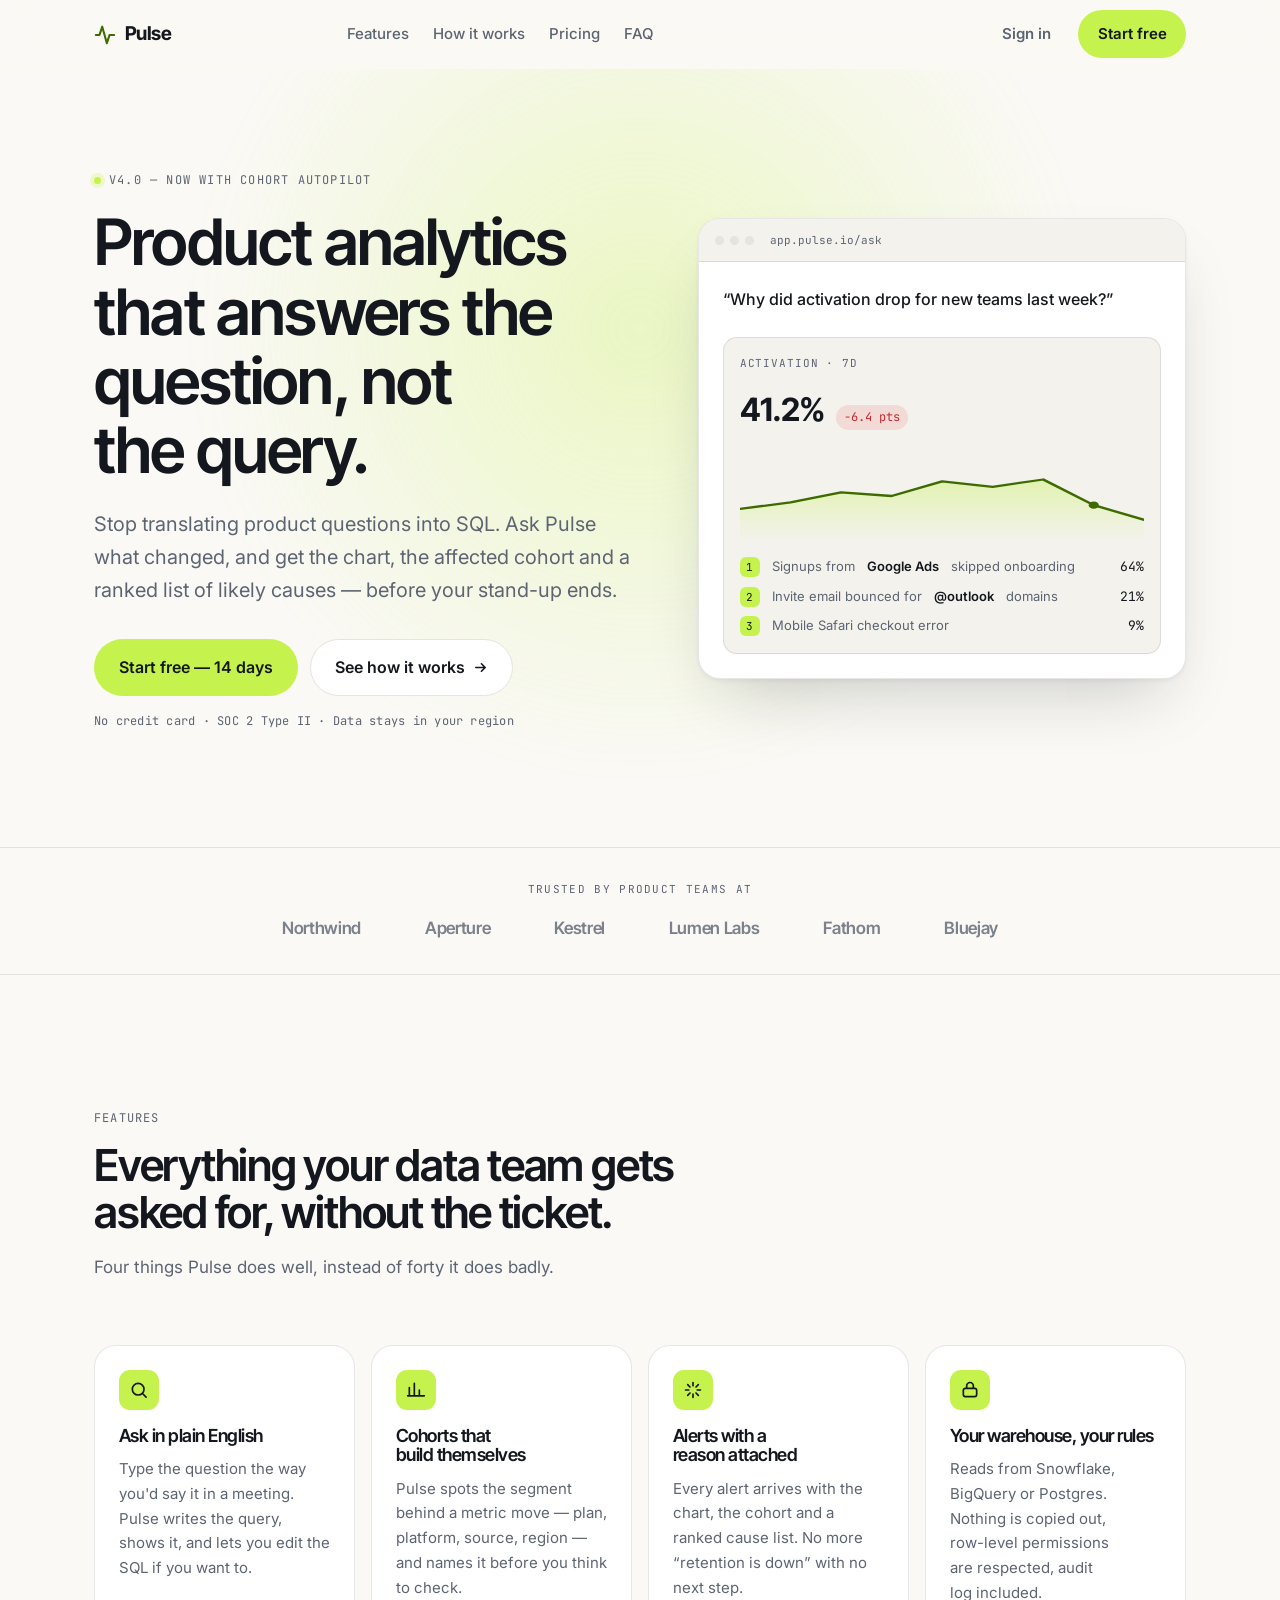
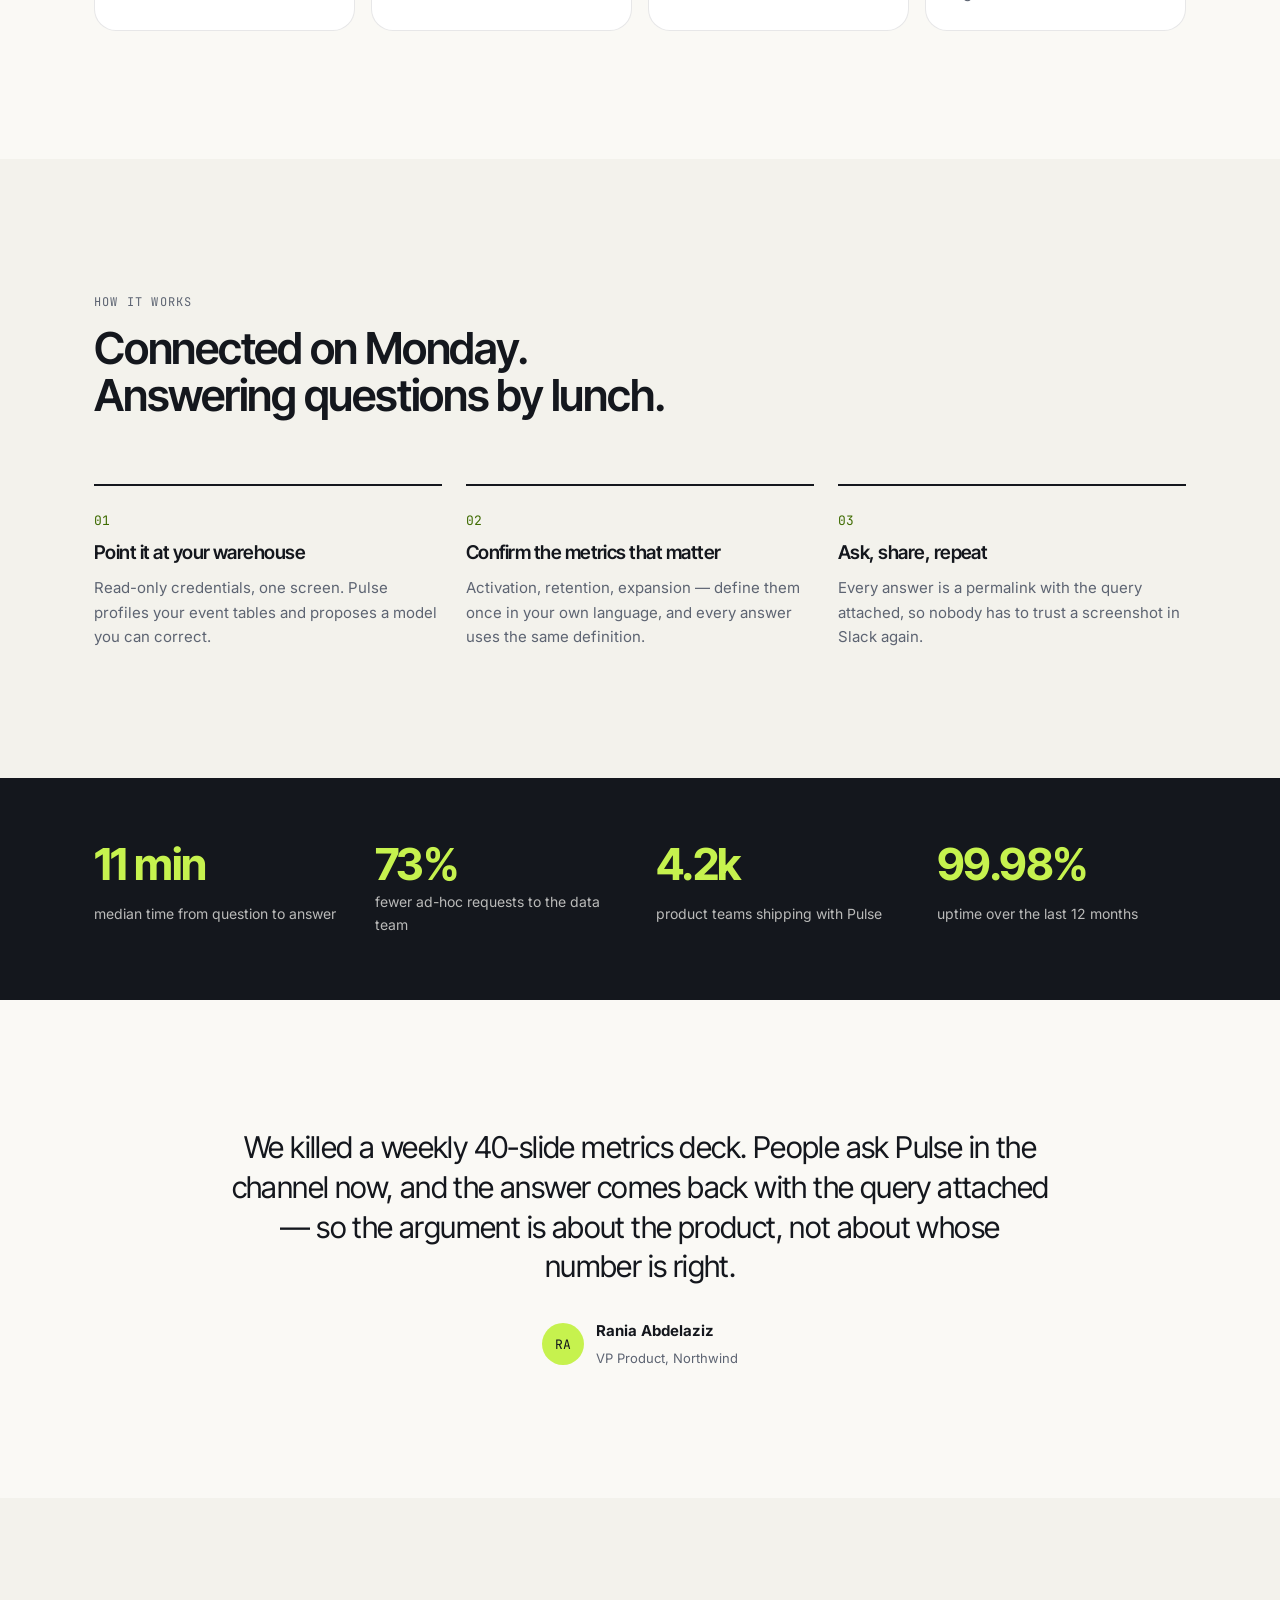
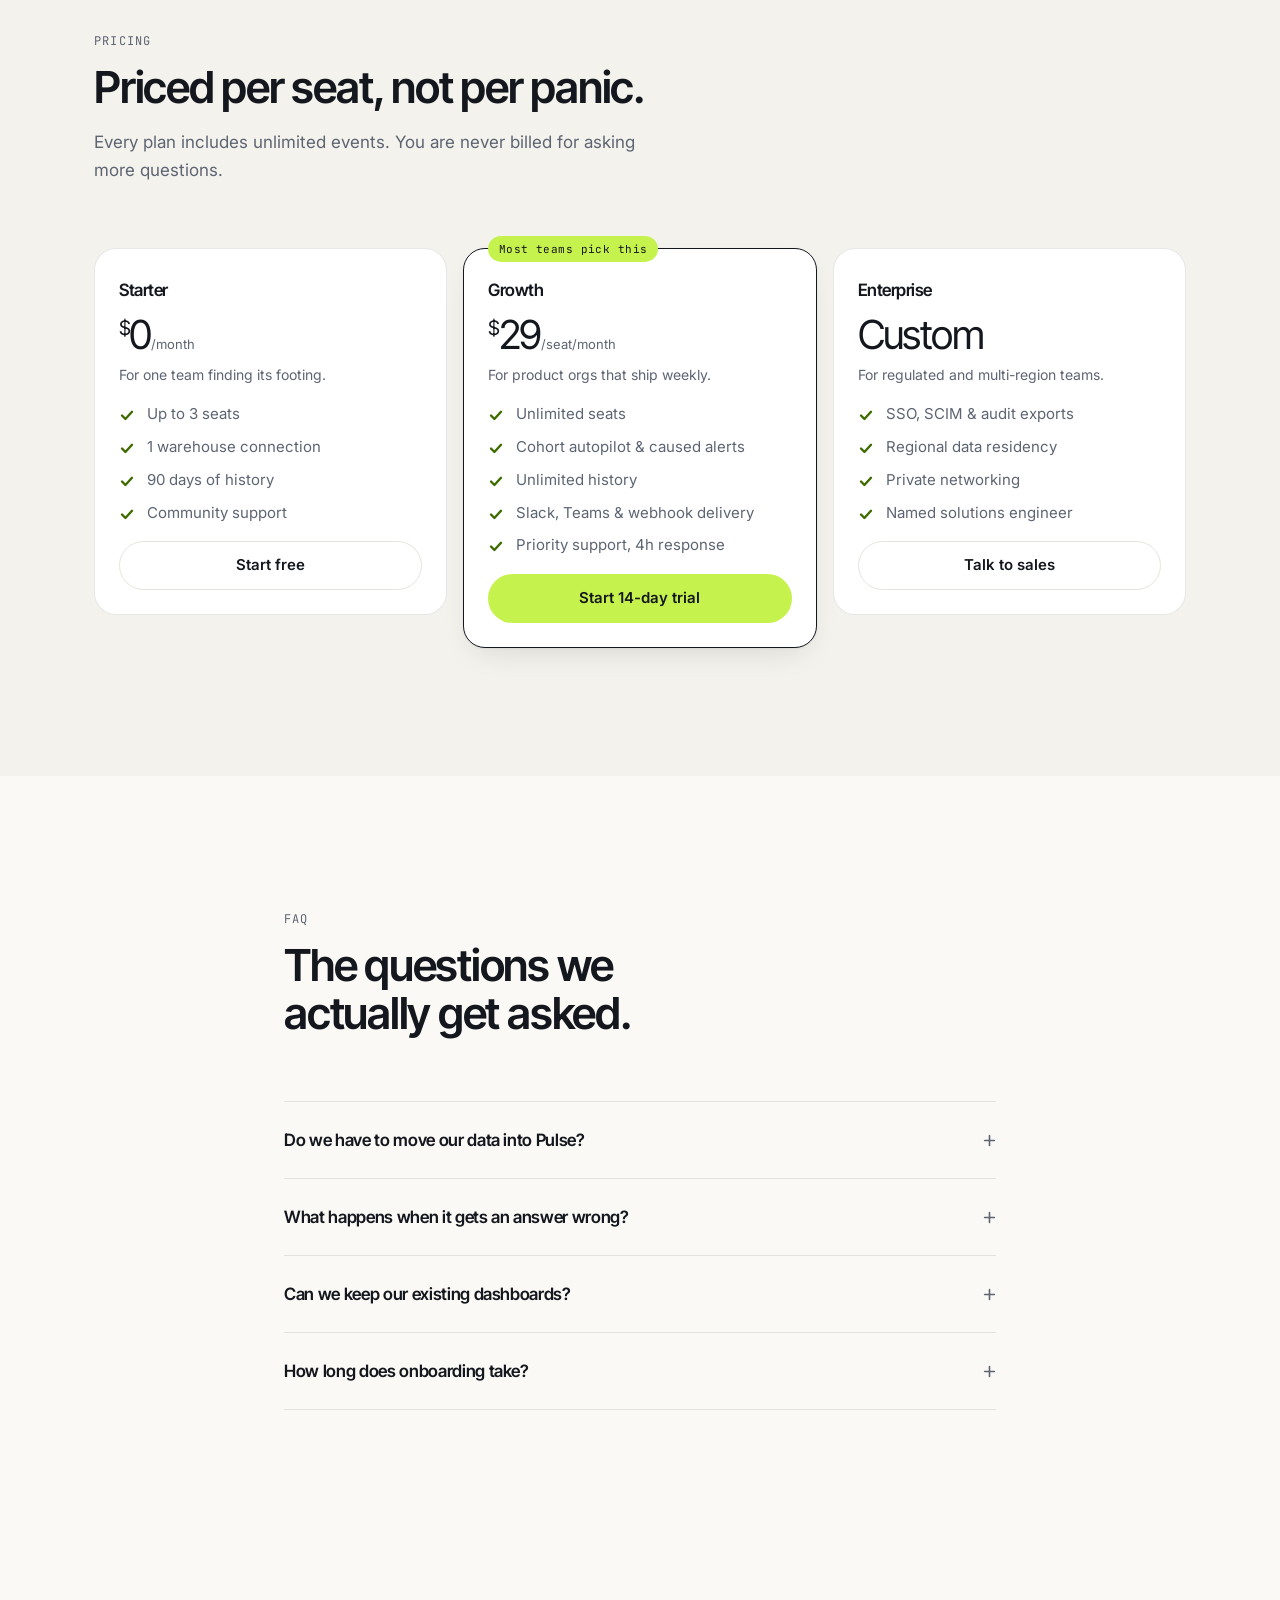
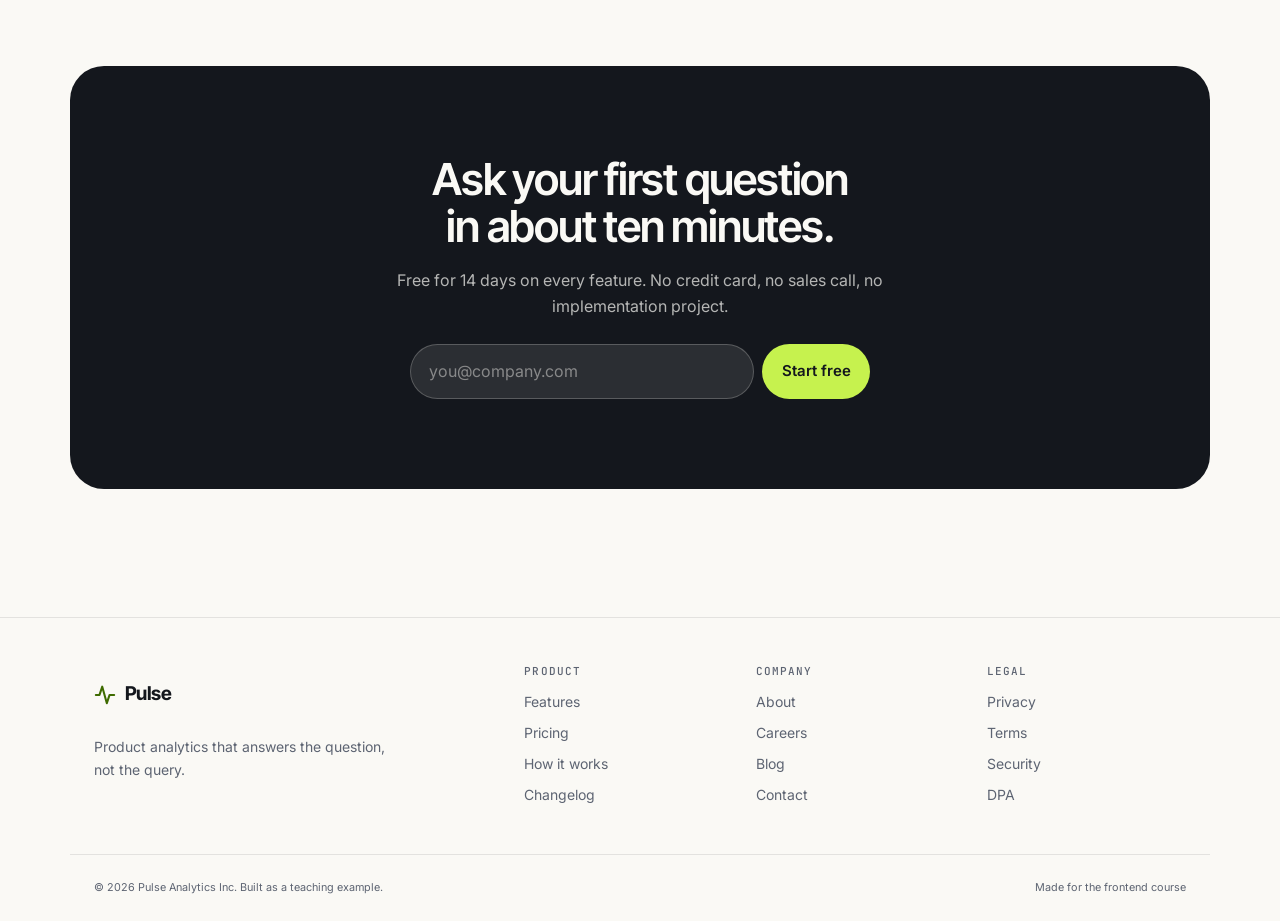
<file: prompting-landing-pages/good/index.html>
<!DOCTYPE html>
<html lang="en">
<head>
  <meta charset="utf-8">
  <meta name="viewport" content="width=device-width, initial-scale=1">
  <title>Pulse — Product analytics that answers the question, not the query</title>
  <meta name="description" content="Pulse turns raw product events into plain-language answers. Ask what happened, get the chart, the cohort and the why — in seconds, not sprints.">
  <meta name="theme-color" content="#FAF9F5" media="(prefers-color-scheme: light)">
  <meta name="theme-color" content="#0B0D12" media="(prefers-color-scheme: dark)">

  <!-- Open Graph: the prompt asked for share-ready metadata -->
  <meta property="og:title" content="Pulse — Product analytics that answers the question">
  <meta property="og:description" content="Ask what happened, get the chart, the cohort and the why.">
  <meta property="og:type" content="website">

  <link rel="preconnect" href="https://fonts.googleapis.com">
  <link rel="preconnect" href="https://fonts.gstatic.com" crossorigin>
  <link href="https://fonts.googleapis.com/css2?family=Inter+Tight:wght@500;600;700&family=Inter:wght@400;500;600&family=JetBrains+Mono:wght@500&display=swap" rel="stylesheet">
  <link rel="stylesheet" href="styles.css">
</head>
<body>
  <a class="skip-link" href="#main">Skip to content</a>

  <!-- ============ HEADER ============ -->
  <header class="site-header" id="header">
    <div class="shell header__inner">
      <a class="brand" href="#" aria-label="Pulse home">
        <svg class="brand__mark" viewBox="0 0 24 24" fill="none" aria-hidden="true">
          <path d="M2 13h4l3-9 5 18 3-9h5" stroke="currentColor" stroke-width="2.25" stroke-linecap="round" stroke-linejoin="round"/>
        </svg>
        <span class="brand__word">Pulse</span>
      </a>

      <nav class="nav" id="nav" aria-label="Primary">
        <a href="#features">Features</a>
        <a href="#how">How it works</a>
        <a href="#pricing">Pricing</a>
        <a href="#faq">FAQ</a>
      </nav>

      <div class="header__actions">
        <a class="btn btn--ghost" href="#">Sign in</a>
        <a class="btn btn--solid" href="#cta">Start free</a>
      </div>

      <button class="nav-toggle" id="navToggle" aria-expanded="false" aria-controls="nav" aria-label="Open menu">
        <span></span><span></span><span></span>
      </button>
    </div>
  </header>

  <main id="main">

    <!-- ============ HERO ============ -->
    <section class="hero">
      <div class="shell hero__grid">
        <div class="hero__copy">
          <p class="eyebrow"><span class="dot" aria-hidden="true"></span> v4.0 — now with cohort autopilot</p>
          <h1 class="hero__title">Product analytics that answers&nbsp;the question, not the query.</h1>
          <p class="hero__lede">
            Stop translating product questions into SQL. Ask Pulse what changed, and get the chart,
            the affected cohort and a ranked list of likely causes — before your stand-up ends.
          </p>

          <div class="hero__actions">
            <a class="btn btn--solid btn--lg" href="#cta">Start free — 14 days</a>
            <a class="btn btn--outline btn--lg" href="#how">
              See how it works
              <svg viewBox="0 0 16 16" fill="none" aria-hidden="true" width="15" height="15">
                <path d="M3 8h10M9 4l4 4-4 4" stroke="currentColor" stroke-width="1.75" stroke-linecap="round" stroke-linejoin="round"/>
              </svg>
            </a>
          </div>

          <p class="hero__note">No credit card · SOC 2 Type II · Data stays in your region</p>
        </div>

        <!-- Product visual, drawn in SVG so it stays crisp at any size -->
        <div class="hero__visual" role="img" aria-label="Pulse dashboard showing weekly activation rising 18 percent, with a breakdown by signup source.">
          <div class="mock">
            <div class="mock__bar">
              <span class="mock__dots"><i></i><i></i><i></i></span>
              <span class="mock__url">app.pulse.io/ask</span>
            </div>
            <div class="mock__body">
              <p class="mock__q">“Why did activation drop for new teams last week?”</p>

              <div class="mock__answer">
                <div class="mock__kpi">
                  <span class="mock__kpi-label">Activation · 7d</span>
                  <strong class="mock__kpi-value">41.2%</strong>
                  <span class="chip chip--down">−6.4 pts</span>
                </div>

                <svg class="mock__chart" viewBox="0 0 320 96" preserveAspectRatio="none" aria-hidden="true">
                  <defs>
                    <linearGradient id="fill" x1="0" y1="0" x2="0" y2="1">
                      <stop offset="0%" stop-color="var(--accent)" stop-opacity=".38"/>
                      <stop offset="100%" stop-color="var(--accent)" stop-opacity="0"/>
                    </linearGradient>
                  </defs>
                  <path d="M0 62 L40 55 L80 44 L120 48 L160 32 L200 38 L240 30 L280 58 L320 74 L320 96 L0 96 Z" fill="url(#fill)"/>
                  <path d="M0 62 L40 55 L80 44 L120 48 L160 32 L200 38 L240 30 L280 58 L320 74"
                        fill="none" stroke="var(--accent-ink)" stroke-width="2.5" stroke-linecap="round" stroke-linejoin="round"/>
                  <circle cx="280" cy="58" r="4" fill="var(--accent-ink)"/>
                </svg>

                <ul class="mock__causes">
                  <li><span class="rank">1</span> Signups from <b>Google Ads</b> skipped onboarding <span class="w">64%</span></li>
                  <li><span class="rank">2</span> Invite email bounced for <b>@outlook</b> domains <span class="w">21%</span></li>
                  <li><span class="rank">3</span> Mobile Safari checkout error <span class="w">9%</span></li>
                </ul>
              </div>
            </div>
          </div>
        </div>
      </div>
    </section>

    <!-- ============ LOGOS ============ -->
    <section class="logos" aria-label="Companies using Pulse">
      <div class="shell">
        <p class="logos__label">Trusted by product teams at</p>
        <ul class="logos__row">
          <li>Northwind</li><li>Aperture</li><li>Kestrel</li><li>Lumen&nbsp;Labs</li><li>Fathom</li><li>Bluejay</li>
        </ul>
      </div>
    </section>

    <!-- ============ FEATURES ============ -->
    <section class="section" id="features">
      <div class="shell">
        <header class="section__head">
          <p class="eyebrow">Features</p>
          <h2 class="section__title">Everything your data team gets asked for, without the ticket.</h2>
          <p class="section__lede">Four things Pulse does well, instead of forty it does badly.</p>
        </header>

        <div class="cards">
          <article class="card">
            <span class="card__icon" aria-hidden="true">
              <svg viewBox="0 0 24 24" fill="none"><circle cx="11" cy="11" r="7" stroke="currentColor" stroke-width="2"/><path d="m16.5 16.5 4 4" stroke="currentColor" stroke-width="2" stroke-linecap="round"/></svg>
            </span>
            <h3>Ask in plain English</h3>
            <p>Type the question the way you'd say it in a meeting. Pulse writes the query, shows it, and lets you edit the SQL if you want to.</p>
          </article>

          <article class="card">
            <span class="card__icon" aria-hidden="true">
              <svg viewBox="0 0 24 24" fill="none"><path d="M4 19V9M10 19V4M16 19v-7M22 19H2" stroke="currentColor" stroke-width="2" stroke-linecap="round"/></svg>
            </span>
            <h3>Cohorts that build themselves</h3>
            <p>Pulse spots the segment behind a metric move — plan, platform, source, region — and names it before you think to check.</p>
          </article>

          <article class="card">
            <span class="card__icon" aria-hidden="true">
              <svg viewBox="0 0 24 24" fill="none"><path d="M12 3v4M12 17v4M3 12h4M17 12h4M5.6 5.6l2.8 2.8M15.6 15.6l2.8 2.8M18.4 5.6l-2.8 2.8M8.4 15.6l-2.8 2.8" stroke="currentColor" stroke-width="2" stroke-linecap="round"/></svg>
            </span>
            <h3>Alerts with a reason attached</h3>
            <p>Every alert arrives with the chart, the cohort and a ranked cause list. No more “retention is down” with no next step.</p>
          </article>

          <article class="card">
            <span class="card__icon" aria-hidden="true">
              <svg viewBox="0 0 24 24" fill="none"><rect x="4" y="10" width="16" height="10" rx="2.5" stroke="currentColor" stroke-width="2"/><path d="M8 10V7a4 4 0 0 1 8 0v3" stroke="currentColor" stroke-width="2"/></svg>
            </span>
            <h3>Your warehouse, your rules</h3>
            <p>Reads from Snowflake, BigQuery or Postgres. Nothing is copied out, row-level permissions are respected, audit log included.</p>
          </article>
        </div>
      </div>
    </section>

    <!-- ============ HOW IT WORKS ============ -->
    <section class="section section--alt" id="how">
      <div class="shell">
        <header class="section__head">
          <p class="eyebrow">How it works</p>
          <h2 class="section__title">Connected on Monday. Answering questions by lunch.</h2>
        </header>

        <ol class="steps">
          <li class="step">
            <span class="step__num">01</span>
            <h3>Point it at your warehouse</h3>
            <p>Read-only credentials, one screen. Pulse profiles your event tables and proposes a model you can correct.</p>
          </li>
          <li class="step">
            <span class="step__num">02</span>
            <h3>Confirm the metrics that matter</h3>
            <p>Activation, retention, expansion — define them once in your own language, and every answer uses the same definition.</p>
          </li>
          <li class="step">
            <span class="step__num">03</span>
            <h3>Ask, share, repeat</h3>
            <p>Every answer is a permalink with the query attached, so nobody has to trust a screenshot in Slack again.</p>
          </li>
        </ol>
      </div>
    </section>

    <!-- ============ METRICS ============ -->
    <section class="metrics" aria-label="Results">
      <div class="shell metrics__grid">
        <div class="metric"><strong>11 min</strong><span>median time from question to answer</span></div>
        <div class="metric"><strong>73%</strong><span>fewer ad-hoc requests to the data team</span></div>
        <div class="metric"><strong>4.2k</strong><span>product teams shipping with Pulse</span></div>
        <div class="metric"><strong>99.98%</strong><span>uptime over the last 12 months</span></div>
      </div>
    </section>

    <!-- ============ TESTIMONIAL ============ -->
    <section class="section">
      <div class="shell">
        <figure class="quote">
          <blockquote>
            <p>We killed a weekly 40-slide metrics deck. People ask Pulse in the channel now, and the answer comes back with the query attached — so the argument is about the product, not about whose number is right.</p>
          </blockquote>
          <figcaption>
            <span class="quote__avatar" aria-hidden="true">RA</span>
            <span>
              <b>Rania Abdelaziz</b>
              <small>VP Product, Northwind</small>
            </span>
          </figcaption>
        </figure>
      </div>
    </section>

    <!-- ============ PRICING ============ -->
    <section class="section section--alt" id="pricing">
      <div class="shell">
        <header class="section__head">
          <p class="eyebrow">Pricing</p>
          <h2 class="section__title">Priced per seat, not per panic.</h2>
          <p class="section__lede">Every plan includes unlimited events. You are never billed for asking more questions.</p>
        </header>

        <div class="plans">
          <article class="plan">
            <h3 class="plan__name">Starter</h3>
            <p class="plan__price"><span class="cur">$</span>0<small>/month</small></p>
            <p class="plan__for">For one team finding its footing.</p>
            <ul class="plan__list">
              <li>Up to 3 seats</li>
              <li>1 warehouse connection</li>
              <li>90 days of history</li>
              <li>Community support</li>
            </ul>
            <a class="btn btn--outline btn--block" href="#cta">Start free</a>
          </article>

          <article class="plan plan--featured">
            <span class="plan__badge">Most teams pick this</span>
            <h3 class="plan__name">Growth</h3>
            <p class="plan__price"><span class="cur">$</span>29<small>/seat/month</small></p>
            <p class="plan__for">For product orgs that ship weekly.</p>
            <ul class="plan__list">
              <li>Unlimited seats</li>
              <li>Cohort autopilot &amp; caused alerts</li>
              <li>Unlimited history</li>
              <li>Slack, Teams &amp; webhook delivery</li>
              <li>Priority support, 4h response</li>
            </ul>
            <a class="btn btn--solid btn--block" href="#cta">Start 14-day trial</a>
          </article>

          <article class="plan">
            <h3 class="plan__name">Enterprise</h3>
            <p class="plan__price">Custom</p>
            <p class="plan__for">For regulated and multi-region teams.</p>
            <ul class="plan__list">
              <li>SSO, SCIM &amp; audit exports</li>
              <li>Regional data residency</li>
              <li>Private networking</li>
              <li>Named solutions engineer</li>
            </ul>
            <a class="btn btn--outline btn--block" href="#cta">Talk to sales</a>
          </article>
        </div>
      </div>
    </section>

    <!-- ============ FAQ ============ -->
    <section class="section" id="faq">
      <div class="shell shell--narrow">
        <header class="section__head">
          <p class="eyebrow">FAQ</p>
          <h2 class="section__title">The questions we actually get asked.</h2>
        </header>

        <div class="faq">
          <details>
            <summary>Do we have to move our data into Pulse?</summary>
            <p>No. Pulse queries your warehouse directly with read-only credentials. Results are cached for speed, and you choose the cache window and region.</p>
          </details>
          <details>
            <summary>What happens when it gets an answer wrong?</summary>
            <p>Every answer shows the generated query. You can correct it inline, and the correction becomes part of your semantic model, so the same mistake isn't repeated.</p>
          </details>
          <details>
            <summary>Can we keep our existing dashboards?</summary>
            <p>Yes. Pulse is additive — most teams keep their BI tool for scheduled reporting and use Pulse for the questions that come up in between.</p>
          </details>
          <details>
            <summary>How long does onboarding take?</summary>
            <p>Median time to first useful answer is under three hours. Enterprise rollouts with SSO and residency requirements usually take two weeks.</p>
          </details>
        </div>
      </div>
    </section>

    <!-- ============ CTA ============ -->
    <section class="cta" id="cta">
      <div class="shell cta__inner">
        <h2 class="cta__title">Ask your first question in about ten minutes.</h2>
        <p class="cta__lede">Free for 14 days on every feature. No credit card, no sales call, no implementation project.</p>
        <form class="cta__form" onsubmit="event.preventDefault(); this.reset(); document.getElementById('formNote').hidden = false;">
          <label class="sr-only" for="email">Work email</label>
          <input id="email" name="email" type="email" required placeholder="you@company.com" autocomplete="email">
          <button class="btn btn--solid" type="submit">Start free</button>
        </form>
        <p class="cta__note" id="formNote" hidden>Thanks — check your inbox for the setup link.</p>
      </div>
    </section>
  </main>

  <!-- ============ FOOTER ============ -->
  <footer class="site-footer">
    <div class="shell footer__grid">
      <div class="footer__brand">
        <a class="brand" href="#" aria-label="Pulse home">
          <svg class="brand__mark" viewBox="0 0 24 24" fill="none" aria-hidden="true">
            <path d="M2 13h4l3-9 5 18 3-9h5" stroke="currentColor" stroke-width="2.25" stroke-linecap="round" stroke-linejoin="round"/>
          </svg>
          <span class="brand__word">Pulse</span>
        </a>
        <p>Product analytics that answers the question, not the query.</p>
      </div>

      <nav aria-label="Product">
        <h2>Product</h2>
        <ul><li><a href="#features">Features</a></li><li><a href="#pricing">Pricing</a></li><li><a href="#how">How it works</a></li><li><a href="#">Changelog</a></li></ul>
      </nav>
      <nav aria-label="Company">
        <h2>Company</h2>
        <ul><li><a href="#">About</a></li><li><a href="#">Careers</a></li><li><a href="#">Blog</a></li><li><a href="#">Contact</a></li></ul>
      </nav>
      <nav aria-label="Legal">
        <h2>Legal</h2>
        <ul><li><a href="#">Privacy</a></li><li><a href="#">Terms</a></li><li><a href="#">Security</a></li><li><a href="#">DPA</a></li></ul>
      </nav>
    </div>
    <div class="shell footer__base">
      <small>© 2026 Pulse Analytics Inc. Built as a teaching example.</small>
      <small>Made for the frontend course</small>
    </div>
  </footer>

  <script>
    // Mobile navigation — the prompt asked for a working mobile menu, not a decorative one.
    const toggle = document.getElementById('navToggle');
    const nav = document.getElementById('nav');
    toggle.addEventListener('click', () => {
      const open = toggle.getAttribute('aria-expanded') === 'true';
      toggle.setAttribute('aria-expanded', String(!open));
      toggle.setAttribute('aria-label', open ? 'Open menu' : 'Close menu');
      nav.classList.toggle('is-open', !open);
    });
    nav.addEventListener('click', e => {
      if (e.target.tagName === 'A') {
        nav.classList.remove('is-open');
        toggle.setAttribute('aria-expanded', 'false');
      }
    });

    // Shadow on the header once the page has scrolled.
    const header = document.getElementById('header');
    const onScroll = () => header.classList.toggle('is-stuck', window.scrollY > 8);
    onScroll();
    addEventListener('scroll', onScroll, { passive: true });

    // Reveal on scroll — skipped entirely for people who asked for reduced motion.
    if (!matchMedia('(prefers-reduced-motion: reduce)').matches) {
      const io = new IntersectionObserver(entries => {
        entries.forEach(entry => {
          if (entry.isIntersecting) {
            entry.target.classList.add('is-in');
            io.unobserve(entry.target);
          }
        });
      }, { rootMargin: '0px 0px -10% 0px' });
      document.querySelectorAll('.card, .step, .plan, .metric, .quote').forEach(el => {
        el.classList.add('reveal');
        io.observe(el);
      });
    }
  </script>
</body>
</html>
</file>
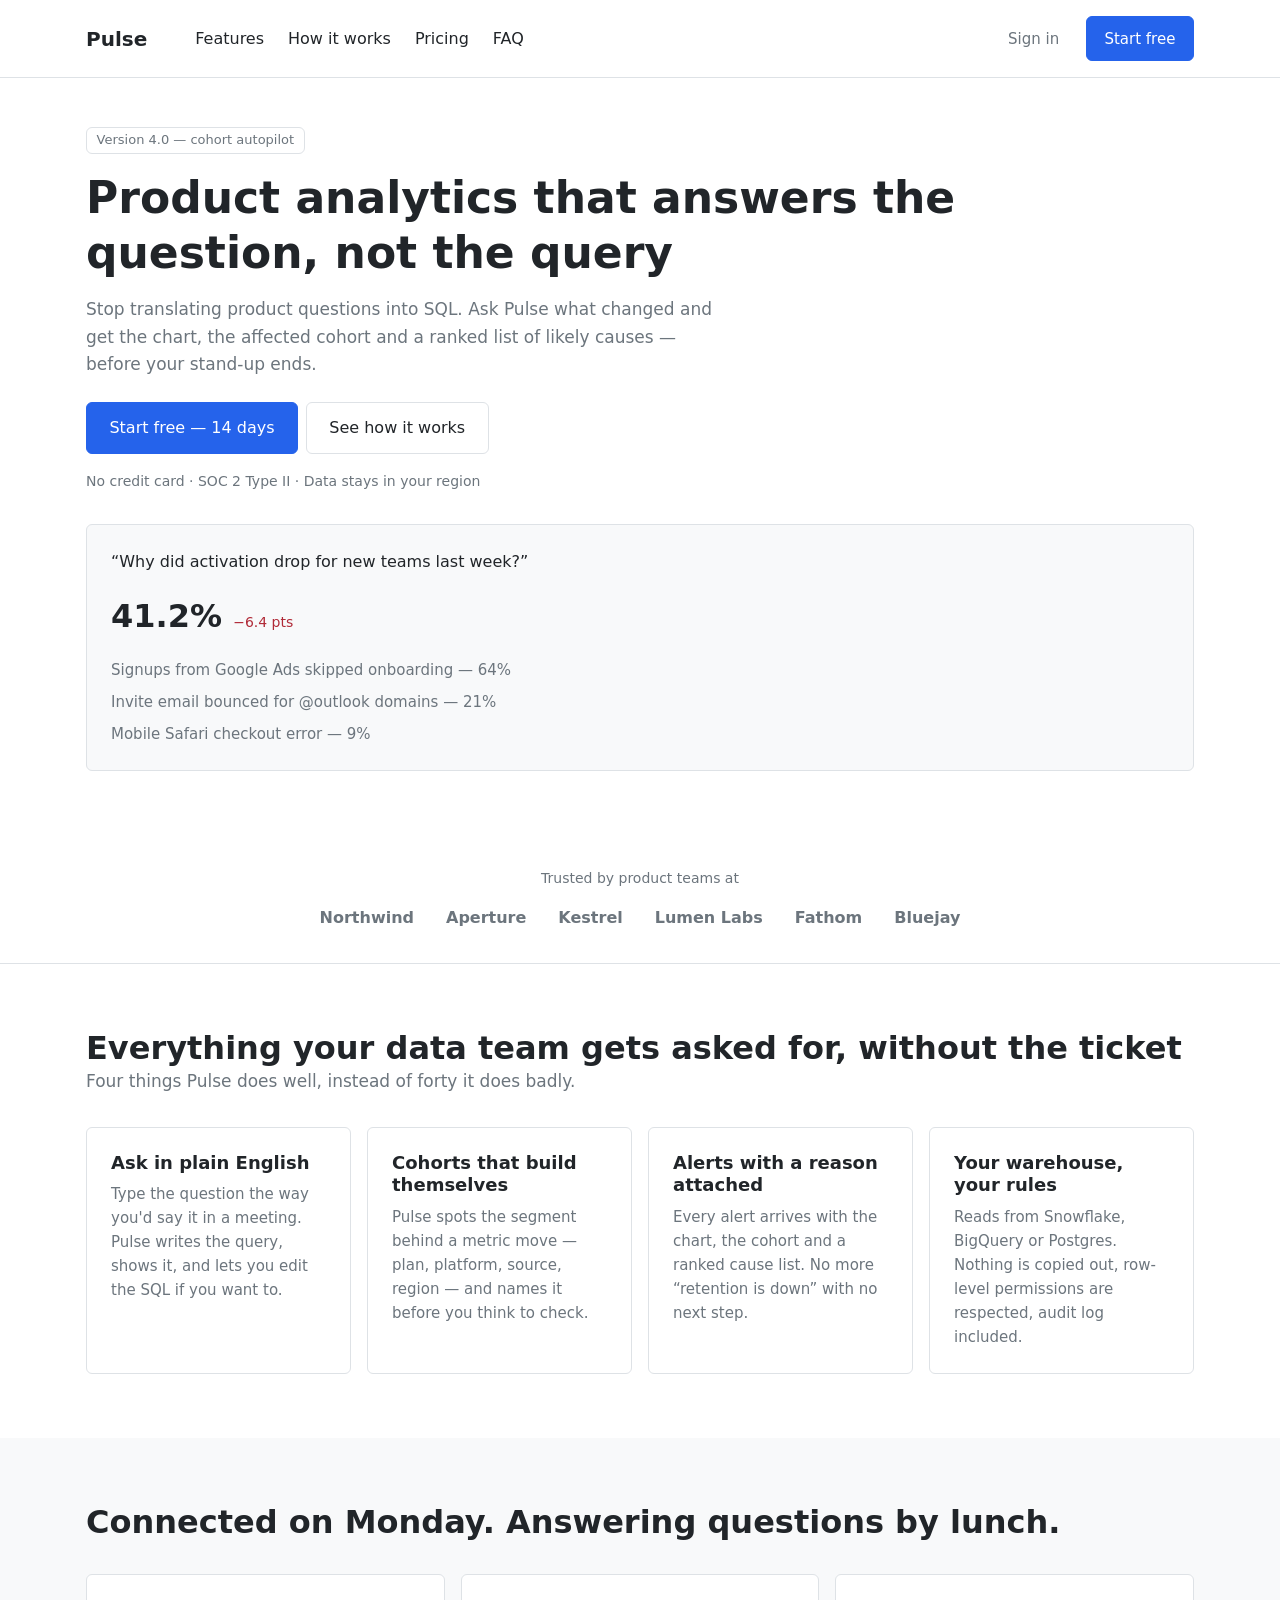
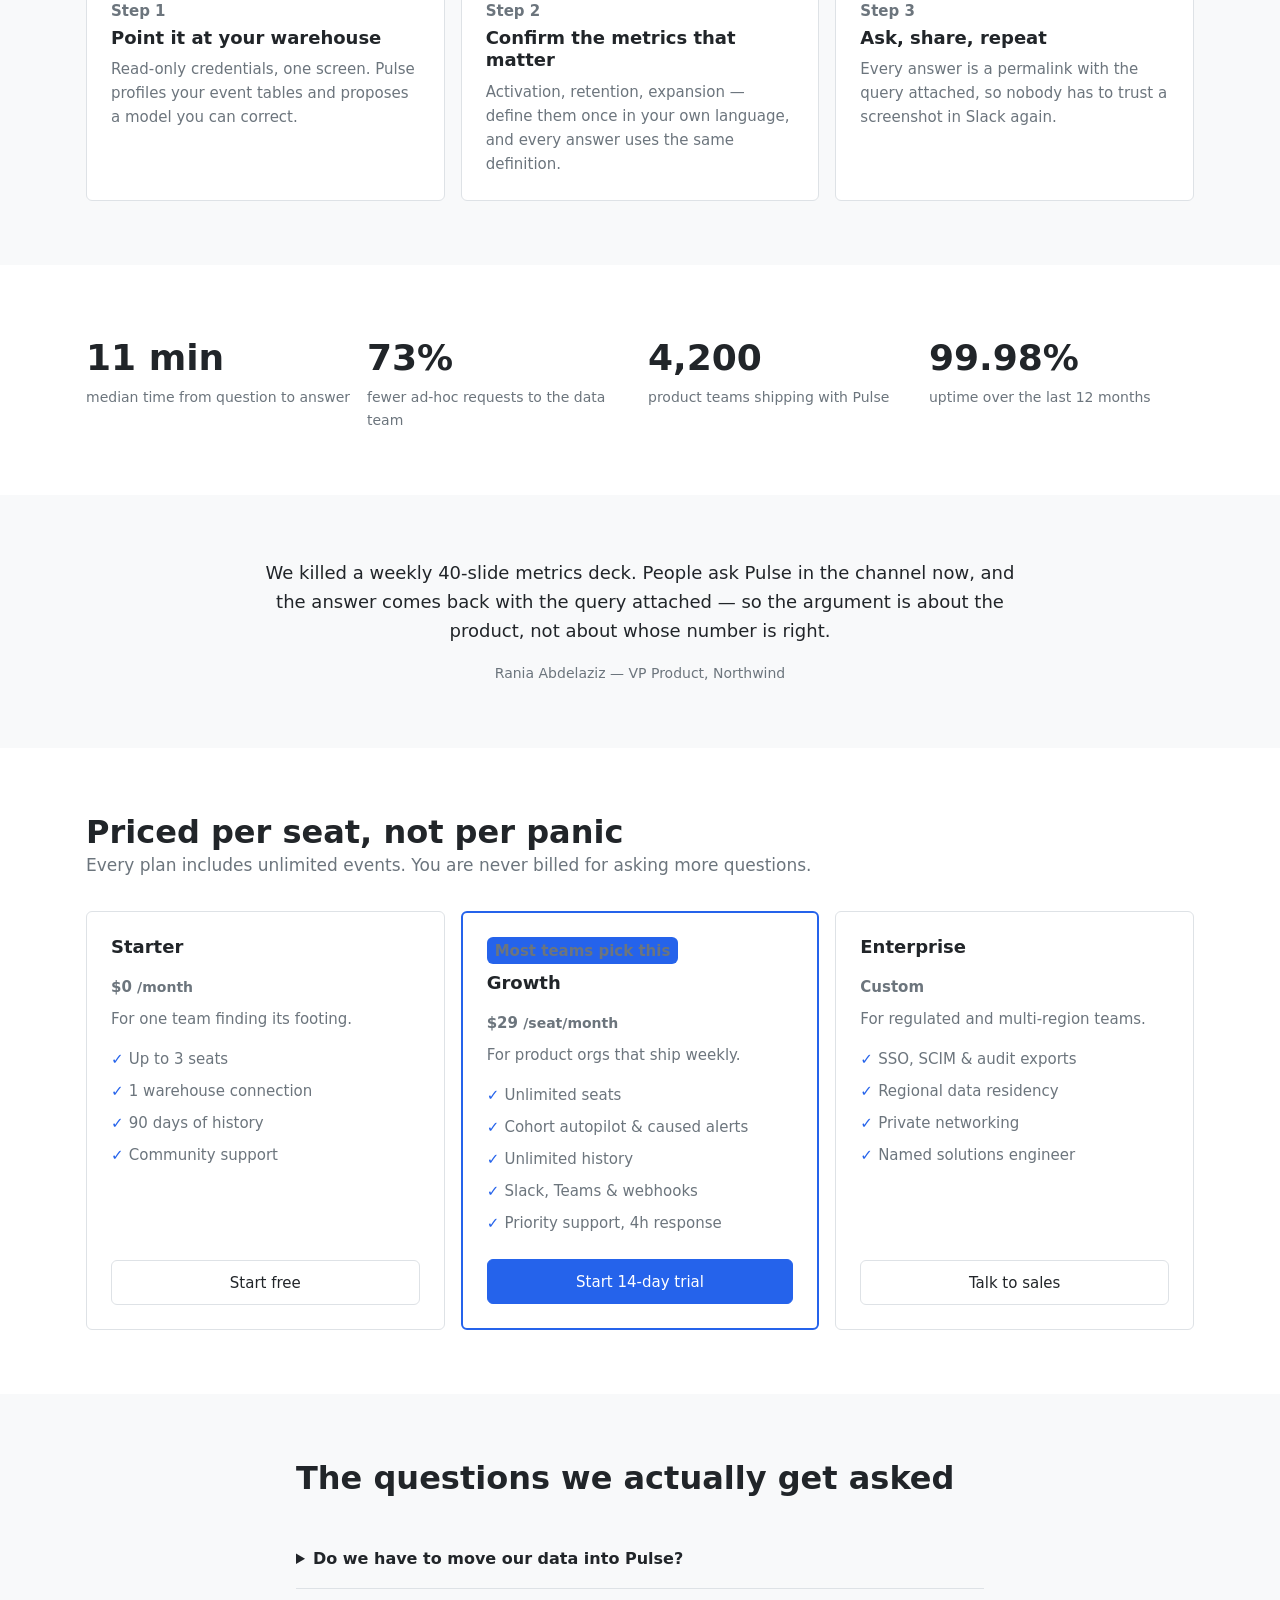
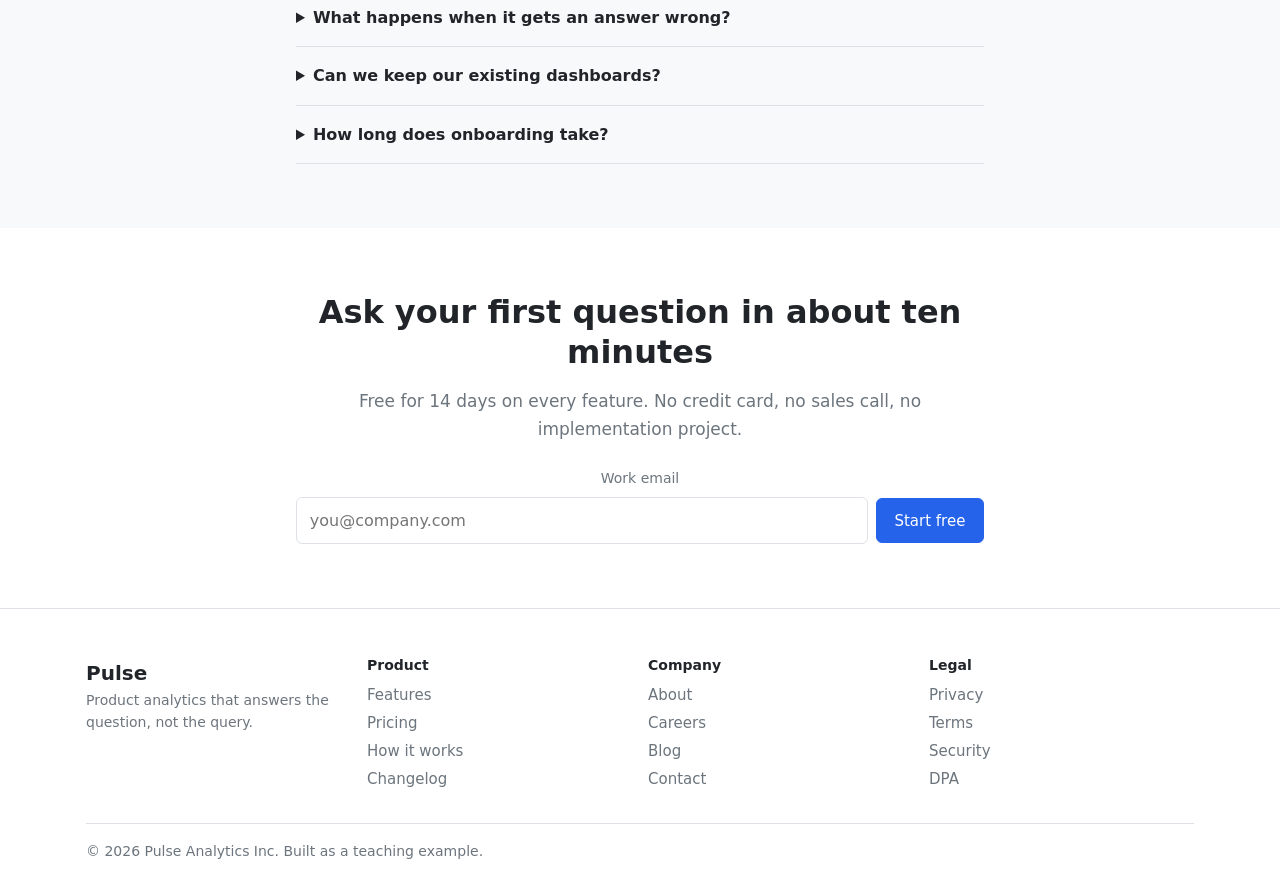
<file: prompting-landing-pages/requirements-only/index.html>
<!--
  ============================================================================
  QUADRANT: requirements defined ✅ / design undefined ❌
  The prompt specified every section, every constraint and a definition of
  done — and said nothing about how it should look.
  See ../prompts/requirements-only-prompt.md

  This page passes every test in the good prompt's checklist. Resize it to
  320px: fine. Tab through it: fine. Contrast: fine. Dark mode: fine.
  It is also completely forgettable, and that is the entire point.
  ============================================================================
-->
<!DOCTYPE html>
<html lang="en">
<head>
  <meta charset="utf-8">
  <meta name="viewport" content="width=device-width, initial-scale=1">
  <title>Pulse — Product analytics for your team</title>
  <meta name="description" content="Pulse reads your warehouse and answers product questions with the chart, the cohort and the likely causes.">
  <link rel="stylesheet" href="styles.css">
</head>
<body>
  <a class="skip-link" href="#main">Skip to content</a>

  <header class="site-header">
    <div class="container header-inner">
      <a class="logo" href="#">Pulse</a>

      <button class="menu-btn" id="menuBtn" aria-expanded="false" aria-controls="mainNav">Menu</button>

      <nav class="main-nav" id="mainNav" aria-label="Primary">
        <ul>
          <li><a href="#features">Features</a></li>
          <li><a href="#how">How it works</a></li>
          <li><a href="#pricing">Pricing</a></li>
          <li><a href="#faq">FAQ</a></li>
        </ul>
      </nav>

      <div class="header-actions">
        <a class="btn btn-link" href="#">Sign in</a>
        <a class="btn btn-primary" href="#cta">Start free</a>
      </div>
    </div>
  </header>

  <main id="main">

    <section class="hero">
      <div class="container">
        <p class="tagline">Version 4.0 — cohort autopilot</p>
        <h1>Product analytics that answers the question, not the query</h1>
        <p class="lead">
          Stop translating product questions into SQL. Ask Pulse what changed and get the chart,
          the affected cohort and a ranked list of likely causes — before your stand-up ends.
        </p>
        <div class="btn-row">
          <a class="btn btn-primary btn-lg" href="#cta">Start free — 14 days</a>
          <a class="btn btn-secondary btn-lg" href="#how">See how it works</a>
        </div>
        <p class="small">No credit card · SOC 2 Type II · Data stays in your region</p>

        <div class="panel" role="img" aria-label="Dashboard showing activation at 41.2 percent, down 6.4 points, with three ranked causes.">
          <p class="panel-q">“Why did activation drop for new teams last week?”</p>
          <p class="panel-metric">41.2% <span class="down">−6.4 pts</span></p>
          <ol class="panel-list">
            <li>Signups from Google Ads skipped onboarding — 64%</li>
            <li>Invite email bounced for @outlook domains — 21%</li>
            <li>Mobile Safari checkout error — 9%</li>
          </ol>
        </div>
      </div>
    </section>

    <section class="strip" aria-label="Customers">
      <div class="container">
        <p class="small center">Trusted by product teams at</p>
        <ul class="logo-list">
          <li>Northwind</li><li>Aperture</li><li>Kestrel</li><li>Lumen Labs</li><li>Fathom</li><li>Bluejay</li>
        </ul>
      </div>
    </section>

    <section class="section" id="features">
      <div class="container">
        <div class="section-head">
          <h2>Everything your data team gets asked for, without the ticket</h2>
          <p class="lead">Four things Pulse does well, instead of forty it does badly.</p>
        </div>
        <div class="grid">
          <article class="box">
            <h3>Ask in plain English</h3>
            <p>Type the question the way you'd say it in a meeting. Pulse writes the query, shows it, and lets you edit the SQL if you want to.</p>
          </article>
          <article class="box">
            <h3>Cohorts that build themselves</h3>
            <p>Pulse spots the segment behind a metric move — plan, platform, source, region — and names it before you think to check.</p>
          </article>
          <article class="box">
            <h3>Alerts with a reason attached</h3>
            <p>Every alert arrives with the chart, the cohort and a ranked cause list. No more “retention is down” with no next step.</p>
          </article>
          <article class="box">
            <h3>Your warehouse, your rules</h3>
            <p>Reads from Snowflake, BigQuery or Postgres. Nothing is copied out, row-level permissions are respected, audit log included.</p>
          </article>
        </div>
      </div>
    </section>

    <section class="section alt" id="how">
      <div class="container">
        <div class="section-head">
          <h2>Connected on Monday. Answering questions by lunch.</h2>
        </div>
        <ol class="grid steps">
          <li class="box">
            <p class="step-n">Step 1</p>
            <h3>Point it at your warehouse</h3>
            <p>Read-only credentials, one screen. Pulse profiles your event tables and proposes a model you can correct.</p>
          </li>
          <li class="box">
            <p class="step-n">Step 2</p>
            <h3>Confirm the metrics that matter</h3>
            <p>Activation, retention, expansion — define them once in your own language, and every answer uses the same definition.</p>
          </li>
          <li class="box">
            <p class="step-n">Step 3</p>
            <h3>Ask, share, repeat</h3>
            <p>Every answer is a permalink with the query attached, so nobody has to trust a screenshot in Slack again.</p>
          </li>
        </ol>
      </div>
    </section>

    <section class="section stats" aria-label="Results">
      <div class="container">
        <div class="grid">
          <div class="stat"><p class="stat-n">11 min</p><p class="small">median time from question to answer</p></div>
          <div class="stat"><p class="stat-n">73%</p><p class="small">fewer ad-hoc requests to the data team</p></div>
          <div class="stat"><p class="stat-n">4,200</p><p class="small">product teams shipping with Pulse</p></div>
          <div class="stat"><p class="stat-n">99.98%</p><p class="small">uptime over the last 12 months</p></div>
        </div>
      </div>
    </section>

    <section class="section alt">
      <div class="container">
        <figure class="quote">
          <blockquote>
            <p>We killed a weekly 40-slide metrics deck. People ask Pulse in the channel now, and the answer comes back with the query attached — so the argument is about the product, not about whose number is right.</p>
          </blockquote>
          <figcaption>Rania Abdelaziz — VP Product, Northwind</figcaption>
        </figure>
      </div>
    </section>

    <section class="section" id="pricing">
      <div class="container">
        <div class="section-head">
          <h2>Priced per seat, not per panic</h2>
          <p class="lead">Every plan includes unlimited events. You are never billed for asking more questions.</p>
        </div>
        <div class="grid">
          <article class="box plan">
            <h3>Starter</h3>
            <p class="price">$0 <span class="small">/month</span></p>
            <p class="small">For one team finding its footing.</p>
            <ul class="ticks">
              <li>Up to 3 seats</li><li>1 warehouse connection</li><li>90 days of history</li><li>Community support</li>
            </ul>
            <a class="btn btn-secondary btn-block" href="#cta">Start free</a>
          </article>
          <article class="box plan featured">
            <p class="badge">Most teams pick this</p>
            <h3>Growth</h3>
            <p class="price">$29 <span class="small">/seat/month</span></p>
            <p class="small">For product orgs that ship weekly.</p>
            <ul class="ticks">
              <li>Unlimited seats</li><li>Cohort autopilot &amp; caused alerts</li><li>Unlimited history</li><li>Slack, Teams &amp; webhooks</li><li>Priority support, 4h response</li>
            </ul>
            <a class="btn btn-primary btn-block" href="#cta">Start 14-day trial</a>
          </article>
          <article class="box plan">
            <h3>Enterprise</h3>
            <p class="price">Custom</p>
            <p class="small">For regulated and multi-region teams.</p>
            <ul class="ticks">
              <li>SSO, SCIM &amp; audit exports</li><li>Regional data residency</li><li>Private networking</li><li>Named solutions engineer</li>
            </ul>
            <a class="btn btn-secondary btn-block" href="#cta">Talk to sales</a>
          </article>
        </div>
      </div>
    </section>

    <section class="section alt" id="faq">
      <div class="container narrow">
        <div class="section-head">
          <h2>The questions we actually get asked</h2>
        </div>
        <details>
          <summary>Do we have to move our data into Pulse?</summary>
          <p>No. Pulse queries your warehouse directly with read-only credentials. Results are cached for speed, and you choose the cache window and region.</p>
        </details>
        <details>
          <summary>What happens when it gets an answer wrong?</summary>
          <p>Every answer shows the generated query. You can correct it inline, and the correction becomes part of your semantic model, so the same mistake isn't repeated.</p>
        </details>
        <details>
          <summary>Can we keep our existing dashboards?</summary>
          <p>Yes. Pulse is additive — most teams keep their BI tool for scheduled reporting and use Pulse for the questions that come up in between.</p>
        </details>
        <details>
          <summary>How long does onboarding take?</summary>
          <p>Median time to first useful answer is under three hours. Enterprise rollouts with SSO and residency requirements usually take two weeks.</p>
        </details>
      </div>
    </section>

    <section class="section cta-section" id="cta">
      <div class="container narrow center">
        <h2>Ask your first question in about ten minutes</h2>
        <p class="lead">Free for 14 days on every feature. No credit card, no sales call, no implementation project.</p>
        <form class="signup" onsubmit="event.preventDefault(); this.reset(); document.getElementById('done').hidden = false;">
          <label for="email">Work email</label>
          <input id="email" name="email" type="email" autocomplete="email" required placeholder="you@company.com">
          <button class="btn btn-primary" type="submit">Start free</button>
        </form>
        <p id="done" class="small" hidden>Thanks — check your inbox for the setup link.</p>
      </div>
    </section>

  </main>

  <footer class="site-footer">
    <div class="container">
      <div class="grid">
        <div>
          <p class="logo">Pulse</p>
          <p class="small">Product analytics that answers the question, not the query.</p>
        </div>
        <nav aria-label="Product">
          <h2>Product</h2>
          <ul><li><a href="#features">Features</a></li><li><a href="#pricing">Pricing</a></li><li><a href="#how">How it works</a></li><li><a href="#">Changelog</a></li></ul>
        </nav>
        <nav aria-label="Company">
          <h2>Company</h2>
          <ul><li><a href="#">About</a></li><li><a href="#">Careers</a></li><li><a href="#">Blog</a></li><li><a href="#">Contact</a></li></ul>
        </nav>
        <nav aria-label="Legal">
          <h2>Legal</h2>
          <ul><li><a href="#">Privacy</a></li><li><a href="#">Terms</a></li><li><a href="#">Security</a></li><li><a href="#">DPA</a></li></ul>
        </nav>
      </div>
      <p class="small copyright">© 2026 Pulse Analytics Inc. Built as a teaching example.</p>
    </div>
  </footer>

  <script>
    // The requirements said the mobile menu has to work, so it works.
    var btn = document.getElementById('menuBtn');
    var nav = document.getElementById('mainNav');
    btn.addEventListener('click', function () {
      var open = btn.getAttribute('aria-expanded') === 'true';
      btn.setAttribute('aria-expanded', String(!open));
      nav.classList.toggle('open', !open);
    });
    nav.addEventListener('click', function (e) {
      if (e.target.tagName === 'A') {
        nav.classList.remove('open');
        btn.setAttribute('aria-expanded', 'false');
      }
    });
  </script>
</body>
</html>
</file>
<file: intro-to-javascript/shared/task.css>
/* Shared styles for the home page and every task page. */

:root {
  --bg: #f6f5f1;
  --surface: #ffffff;
  --ink: #1c1b19;
  --muted: #5b5850;
  --line: #e2dfd7;
  --code-bg: #efece5;
  --pass: #1d7a3a;
  --fail: #b3261e;
  --skip: #75716a;
  --console-bg: #1d1e21;
  --console-ink: #e4e4e4;
  --js: #f7df1e;             /* JS logo yellow, only for decoration behind dark text */
  --l1: #2563eb; --l2: #7c3aed; --l3: #0f766e; --l4: #c2410c; --l5: #be185d;
  --level: var(--l1);
  --radius: 12px;
  color-scheme: light;
}
@media (prefers-color-scheme: dark) {
  :root:not([data-theme="light"]) {
    --bg: #141412; --surface: #1d1c1a; --ink: #ecebe7; --muted: #a8a49b; --line: #33312d;
    --code-bg: #2a2825; --pass: #5cc97e; --fail: #ff7b72; --skip: #8f8b83;
    --console-bg: #0e0e10;
    --l1: #7aa7ff; --l2: #b79cff; --l3: #4fd1c1; --l4: #ff9a62; --l5: #ff79b8;
    color-scheme: dark;
  }
}
:root[data-theme="dark"] {
  --bg: #141412; --surface: #1d1c1a; --ink: #ecebe7; --muted: #a8a49b; --line: #33312d;
  --code-bg: #2a2825; --pass: #5cc97e; --fail: #ff7b72; --skip: #8f8b83;
  --console-bg: #0e0e10;
  --l1: #7aa7ff; --l2: #b79cff; --l3: #4fd1c1; --l4: #ff9a62; --l5: #ff79b8;
  color-scheme: dark;
}

[data-level="1"] { --level: var(--l1); }
[data-level="2"] { --level: var(--l2); }
[data-level="3"] { --level: var(--l3); }
[data-level="4"] { --level: var(--l4); }
[data-level="5"] { --level: var(--l5); }

*, *::before, *::after { box-sizing: border-box; }
body {
  margin: 0;
  font: 16px/1.6 system-ui, -apple-system, "Segoe UI", Roboto, sans-serif;
  background: var(--bg);
  color: var(--ink);
}
a { color: inherit; }
:focus-visible { outline: 3px solid var(--level); outline-offset: 2px; }
code, pre, kbd { font-family: ui-monospace, "SF Mono", Menlo, Consolas, monospace; font-size: 0.9em; }
:not(pre) > code { background: var(--code-bg); padding: 0.1em 0.35em; border-radius: 5px; }
pre {
  background: var(--code-bg); padding: 12px 14px; border-radius: 8px;
  overflow-x: auto; line-height: 1.5; margin: 0.6em 0 1em;
}
kbd { border: 1px solid var(--line); border-bottom-width: 2px; border-radius: 4px; padding: 0 5px; }

/* ---------- task header ---------- */
.task-head {
  max-width: 1200px; margin: 0 auto; padding: 20px 16px 0;
}
.back { font-size: 14px; color: var(--muted); text-decoration: none; }
.back:hover { color: var(--ink); text-decoration: underline; }
.eyebrow {
  margin: 14px 0 2px; font-size: 13px; font-weight: 700; letter-spacing: 0.06em;
  text-transform: uppercase; color: var(--level);
}
.task-head h1 { margin: 0; font-size: clamp(28px, 4vw, 40px); line-height: 1.15; }
.switch-row { display: flex; flex-wrap: wrap; align-items: center; gap: 8px 16px; margin-top: 14px; }
.switch { display: inline-flex; border: 1px solid var(--line); border-radius: 999px; padding: 3px; background: var(--surface); }
.switch a {
  text-decoration: none; font-size: 14px; font-weight: 600; padding: 4px 14px; border-radius: 999px; color: var(--muted);
}
.switch a[aria-current="page"] { background: var(--ink); color: var(--bg); }
.file-hint { margin: 0; font-size: 14px; color: var(--muted); }
.is-solution .file-hint strong { color: var(--fail); }

/* ---------- two-column task layout ---------- */
.task {
  max-width: 1200px; margin: 0 auto; padding: 20px 16px 64px;
  display: grid; gap: 24px; align-items: start;
  grid-template-columns: minmax(0, 1fr) minmax(0, 440px);
}
.task > .left { display: grid; grid-template-columns: minmax(0, 1fr); gap: 20px; min-width: 0; }
@media (max-width: 920px) {
  .task { grid-template-columns: minmax(0, 1fr); }
}

.brief, .stage, .panel {
  background: var(--surface); border: 1px solid var(--line); border-radius: var(--radius);
}
.brief { padding: 8px 24px 20px; }
.brief h2 { font-size: 18px; margin: 20px 0 6px; }
.brief p, .brief li { max-width: 68ch; }
.brief ol, .brief ul { padding-left: 1.3em; }
.brief li { margin: 4px 0; }
.concepts { display: flex; flex-wrap: wrap; gap: 6px; list-style: none; padding: 0 !important; margin: 6px 0 0; }
.concepts li { margin: 0; }
.concepts code { display: inline-block; border: 1px solid var(--line); }
.tip {
  border-left: 4px solid var(--level); background: var(--code-bg);
  padding: 10px 14px; border-radius: 0 8px 8px 0; margin: 12px 0;
}
.tip p { margin: 0; }
details { margin-top: 16px; border: 1px dashed var(--line); border-radius: 8px; padding: 8px 14px; }
summary { cursor: pointer; font-weight: 700; }

/* ---------- stage: the student's live page (DOM tasks) ---------- */
.stage { padding: 16px 20px 22px; }
.stage-label {
  font-size: 12px; font-weight: 700; text-transform: uppercase; letter-spacing: 0.06em;
  color: var(--muted); margin: 0 0 12px;
}

/* ---------- output column ---------- */
.output { display: grid; gap: 16px; position: sticky; top: 16px; min-width: 0; }
@media (max-width: 920px) { .output { position: static; } }
.panel { padding: 14px 16px 16px; min-width: 0; }
.panel-head { display: flex; justify-content: space-between; align-items: center; gap: 8px; }
.panel h2 { margin: 0; font-size: 15px; }
.score { font-weight: 700; font-variant-numeric: tabular-nums; color: var(--muted); }
.all-pass .score { color: var(--pass); }
.all-pass .score::after { content: "  All checks pass!"; }
.meter { height: 6px; background: var(--code-bg); border-radius: 99px; margin: 10px 0 8px; overflow: hidden; }
.meter span { display: block; height: 100%; width: 0; background: var(--pass); transition: width 0.3s; }

.checks { list-style: none; padding: 0; margin: 0; display: grid; gap: 2px; }
.checks li { display: flex; gap: 10px; padding: 6px 4px; font-size: 14px; line-height: 1.4; border-bottom: 1px solid var(--line); }
.checks li:last-child { border-bottom: 0; }
.checks .mark { font-weight: 800; width: 1em; flex: none; text-align: center; }
.checks .text { display: grid; min-width: 0; }
.checks .check-note { font-size: 12.5px; color: var(--muted); font-family: ui-monospace, Menlo, monospace; overflow-wrap: anywhere; }
.checks .pass .mark { color: var(--pass); }
.checks .fail .mark { color: var(--fail); }
.checks .skip { color: var(--skip); }
.checks .hint { color: var(--muted); border: 0; }

button.run, button.ghost {
  font: inherit; font-size: 14px; font-weight: 600; cursor: pointer; border-radius: 8px;
}
button.run { width: 100%; margin: 4px 0 8px; padding: 9px; border: 0; background: var(--ink); color: var(--bg); }
button.ghost { padding: 3px 10px; border: 1px solid var(--line); background: transparent; color: var(--muted); }

.console {
  background: var(--console-bg); color: var(--console-ink); border-radius: 8px;
  margin-top: 10px; padding: 8px 0; min-height: 120px; max-height: 360px; overflow: auto;
  font: 13px/1.5 ui-monospace, "SF Mono", Menlo, Consolas, monospace;
}
.console:empty::before { content: "Nothing logged yet."; color: #8a8a8a; padding: 0 12px; }
.console .line { padding: 2px 12px; border-bottom: 1px solid #2c2d31; white-space: pre-wrap; overflow-wrap: anywhere; }
.console .line .v + .v { margin-left: 0.6em; }
.console .warn { background: #3a3218; color: #ffd76a; }
.console .error { background: #3c1c1c; color: #ff9a92; }
.console .num { color: #9bb8ff; }
.console .bool { color: #d2a8ff; }
.console .nil { color: #9a9a9a; }
.console .fn { color: #7ee0c3; font-style: italic; }
.console .obj { color: #f0c987; }
.console .error .v, .console .warn .v { color: inherit; }
</file>
<file: css-debugging-landing-pages/broken/style.css>
/* =========================================================
   Brewly landing page — BROKEN version
   This file has 17 CSS bugs in it. Find them.
   (Answers: ../fixed/style.css and ../README.md)
   ========================================================= */

body {
  margin: 0;
  font-family: system-ui, -apple-system, "Segoe UI", Roboto, sans-serif;
  line-height: 1.6;
  color: #2b1d14;
  background: #fbf6ef;
}

a, button, input {
  outline: none;
}

h1, h2, h3 {
  line-height: 1.15;
}

h2 {
  font-size: 40px;
  margin: 0 0 40px;
  text-align: center;
}

.container {
  width: 1140px;
  margin: 0 auto;
  padding: 0 24px;
}

/* ---------- buttons ---------- */

.btn {
  display: inline-block;
  padding: 14px 28px;
  border: 2px solid transparent;
  border-radius: 999px;
  background: #e9a877 !important;
  color: #fff;
  font: inherit;
  font-weight: 600;
  text-decoration: none;
  cursor: pointer;
}

.btn:hover {
  background: #d98f5a;
}

.btn-small {
  padding: 8px 18px;
  font-size: 14px;
}

.btn-outline {
  background: transparent;
  color: #a84b1b;
  border-color: #a84b1b;
}

/* ---------- header ---------- */

.header {
  position: fixed;
  top: 0;
  left: 0;
  width: 100%;
  padding: 14px 0;
  background: #fbf6ef;
  border-bottom: 1px solid #eadfd2;
}

.header-inner {
  display: flex;
  justify-content: space-between;
}

.logo {
  font-size: 26px;
  font-weight: 800;
  color: #2b1d14;
  text-decoration: none;
}

.nav {
  display: flex;
  gap: 32px;
}

.nav a {
  color: #2b1d14;
  text-decoration: none;
  font-size: 15px;
}

/* ---------- hero ---------- */

.hero {
  height: 100vh;
  background: #2b1d14;
  color: #fbf6ef;
}

.hero-inner {
  display: flex;
  gap: 48px;
  align-items: center;
  margin-top: 140px;  /* push content below the fixed header */
}

.eyebrow {
  display: inline-block;
  font-size: 14px;
  font-weight: 600;
  letter-spacing: .04em;
  color: #e9a877;
}

.hero h1 {
  font-size: 72px;
  margin: 12px 0 20px;
}

.lead {
  font-size: 19px;
  color: #6e5a4a;
  max-width: 520px;
}

.signup {
  max-width: 420px;
  margin-top: 32px;
  padding: 24px;
  background: #fff;
  border-radius: 16px;
}

.signup input {
  width: 100%;
  padding: 14px 16px;
  border: 2px solid #e5d9cc;
  border-radius: 10px;
  font: inherit;
}

.signup .btn {
  width: 100%;
  margin-top: 12px;
}

.fineprint {
  font-size: 14px;
  color: #6e5a4a;
}

.hero-art {
  position: relative;
  border-radius: 24px;
  overflow: hidden;
  background: #e9a877;
}

/* ---------- sections ---------- */

.section {
  padding: 96px 0;
}

.section-alt {
  background: #f3eadf;
}

/* ---------- features ---------- */

.features {
  display: flex;
  gap: 24px;
}

.card {
  flex: 0 0 360px;
  height: 180px;
  padding: 28px;
  background: #fff;
  border-radius: 16px;
}

.card-icon {
  font-size: 32px;
}

.card h3 {
  margin: 8px 0;
  font-size: 20px;
}

.card p {
  margin: 0;
  color: #c9bcaf;
}

/* ---------- pricing ---------- */

.plans {
  display: grid;
  grid-template-columns: repeat(3, 1fr);
  gap: 24px;
}

.plan {
  padding: 32px;
  background: #fff;
  border: 2px solid transparent;
  border-radius: 16px;
  text-align: center;
}

.plan-popular {
  border-color: #a84b1b;
}

.badge {
  position: absolute;
  top: -14px;
  left: 50%;
  transform: translateX(-50%);
  padding: 4px 14px;
  border-radius: 999px;
  background: #a84b1b;
  color: #fff;
  font-size: 13px;
  font-weight: 700;
  white-space: nowrap;
}

.plan h3 {
  margin: 0;
  font-size: 22px;
}

.price {
  font-size: 44px;
  font-weight: 800;
  margin: 8px 0 16px;
}

.price span {
  font-size: 16px;
  font-weight: 400;
  color: #c9bcaf;
}

.plan ul {
  list-style: none;
  padding: 0;
  margin: 0 0 28px;
  color: #c9bcaf;
}

.plan li {
  padding: 6px 0;
}

/* ---------- reviews ---------- */

.reviews {
  display: grid;
  grid-template-columns: 1fr 1fr;
  gap: 24px;
}

.review {
  margin: 0;
  padding: 32px;
  background: #fff;
  border-radius: 16px;
}

.review p {
  margin: 0 0 16px;
  font-size: 20px;
}

.review cite {
  font-style: normal;
  font-weight: 700;
  color: #a84b1b;
}

/* ---------- footer ---------- */

.footer {
  padding: 32px 0;
  background: #2b1d14;
  color: #5a4636;
  text-align: center;
  font-size: 14px;
}
</file>
<file: prompting-landing-pages/good/styles.css>
/* =========================================================================
   Pulse — landing page
   Written from a SPECIFIC prompt. Notice what that produced:
     · a real token layer (colours, spacing, radius, type) — change one value,
       the whole page follows
     · fluid type with clamp() instead of a pile of breakpoints
     · mobile-first: the base styles ARE the phone layout
     · :focus-visible everywhere, prefers-reduced-motion respected
     · dark mode from the same tokens, not a second stylesheet
   ========================================================================= */

/* ---------- 1. Tokens ---------------------------------------------------- */
:root {
  /* colour */
  --paper:      #FAF9F5;
  --surface:    #FFFFFF;
  --surface-2:  #F3F2EC;
  --ink:        #14171D;
  --muted:      #5D6472;
  --line:       rgba(20, 23, 29, .10);
  --line-solid: #E6E4DC;
  --accent:     #C6F24E;   /* the block colour */
  --accent-ink: #3E6B00;   /* accent used as text / stroke on light */
  --on-accent:  #14171D;   /* text sitting on top of the accent */
  --shadow:     0 1px 2px rgba(20,23,29,.05), 0 12px 32px -12px rgba(20,23,29,.14);
  --shadow-lg:  0 2px 4px rgba(20,23,29,.05), 0 32px 64px -24px rgba(20,23,29,.22);

  /* type */
  --font-display: 'Inter Tight', 'Helvetica Neue', Arial, sans-serif;
  --font-body:    'Inter', -apple-system, BlinkMacSystemFont, 'Segoe UI', Roboto, sans-serif;
  --font-mono:    'JetBrains Mono', ui-monospace, SFMono-Regular, Menlo, monospace;

  /* spacing scale — one ratio, used everywhere */
  --sp-1: .25rem;  --sp-2: .5rem;   --sp-3: .75rem;  --sp-4: 1rem;
  --sp-5: 1.5rem;  --sp-6: 2rem;    --sp-7: 3rem;    --sp-8: 4rem;
  --sp-9: 6rem;    --sp-10: 8rem;

  --radius:    14px;
  --radius-lg: 22px;
  --radius-pill: 999px;

  /* reusable inline-SVG shapes, kept with the tokens rather than buried in rules */
  --tick: url("data:image/svg+xml,%3Csvg xmlns='http://www.w3.org/2000/svg' viewBox='0 0 16 16'%3E%3Cpath d='M3 8.5 6.4 12 13 4.8' fill='none' stroke='%23000' stroke-width='2.4' stroke-linecap='round' stroke-linejoin='round'/%3E%3C/svg%3E");
  --plus: url("data:image/svg+xml,%3Csvg xmlns='http://www.w3.org/2000/svg' viewBox='0 0 16 16'%3E%3Cpath d='M8 2v12M2 8h12' stroke='%23000' stroke-width='2' stroke-linecap='round'/%3E%3C/svg%3E");

  --shell: 1140px;
  --ease: cubic-bezier(.22, 1, .36, 1);
}

@media (prefers-color-scheme: dark) {
  :root {
    --paper:      #0B0D12;
    --surface:    #12151C;
    --surface-2:  #171B24;
    --ink:        #EDEFF3;
    --muted:      #98A1B2;
    --line:       rgba(255, 255, 255, .11);
    --line-solid: #232833;
    --accent:     #C6F24E;
    --accent-ink: #C6F24E;
    --on-accent:  #10130A;
    --shadow:     0 1px 2px rgba(0,0,0,.5), 0 12px 32px -12px rgba(0,0,0,.6);
    --shadow-lg:  0 2px 4px rgba(0,0,0,.5), 0 32px 64px -24px rgba(0,0,0,.75);
  }
}

/* ---------- 2. Reset ----------------------------------------------------- */
*, *::before, *::after { box-sizing: border-box; }
* { margin: 0; }

html { -webkit-text-size-adjust: 100%; scroll-behavior: smooth; }
@media (prefers-reduced-motion: reduce) { html { scroll-behavior: auto; } }

body {
  font-family: var(--font-body);
  font-size: 1rem;
  line-height: 1.65;
  color: var(--ink);
  background: var(--paper);
  -webkit-font-smoothing: antialiased;
  overflow-x: hidden;           /* belt and braces; nothing should overflow anyway */
}

img, svg { display: block; max-width: 100%; }
a { color: inherit; text-decoration: none; }
ul, ol { list-style: none; padding: 0; }
button, input { font: inherit; color: inherit; }

h1, h2, h3 {
  font-family: var(--font-display);
  font-weight: 600;
  line-height: 1.08;
  letter-spacing: -.028em;
  text-wrap: balance;
}
p { text-wrap: pretty; }

:focus-visible {
  outline: 2px solid var(--accent-ink);
  outline-offset: 3px;
  border-radius: 4px;
}

.sr-only {
  position: absolute; width: 1px; height: 1px;
  padding: 0; margin: -1px; overflow: hidden;
  clip-path: inset(50%); white-space: nowrap;
}

.skip-link {
  position: absolute; top: -100px; left: var(--sp-4); z-index: 100;
  background: var(--accent); color: var(--on-accent);
  padding: var(--sp-3) var(--sp-5); border-radius: var(--radius);
  font-weight: 600;
  transition: top .2s var(--ease);
}
.skip-link:focus { top: var(--sp-4); }

/* ---------- 3. Layout primitives ---------------------------------------- */
.shell {
  width: 100%;
  max-width: var(--shell);
  margin-inline: auto;
  padding-inline: var(--sp-5);
}
.shell--narrow { max-width: 760px; }

.section { padding-block: clamp(var(--sp-8), 10vw, var(--sp-10)); }
.section--alt { background: var(--surface-2); }

.section__head { max-width: 640px; margin-bottom: clamp(var(--sp-6), 5vw, var(--sp-8)); }
.section__title { font-size: clamp(1.75rem, 1.15rem + 2.6vw, 2.75rem); margin-block: var(--sp-3) var(--sp-4); }
.section__lede { color: var(--muted); font-size: 1.0625rem; }

.eyebrow {
  display: inline-flex; align-items: center; gap: var(--sp-2);
  font-family: var(--font-mono);
  font-size: .75rem; letter-spacing: .1em; text-transform: uppercase;
  color: var(--muted);
}
.dot {
  width: 7px; height: 7px; border-radius: 50%;
  background: var(--accent); box-shadow: 0 0 0 4px color-mix(in srgb, var(--accent) 25%, transparent);
}

/* ---------- 4. Buttons --------------------------------------------------- */
.btn {
  display: inline-flex; align-items: center; justify-content: center; gap: var(--sp-2);
  padding: .68rem 1.15rem;
  border: 1px solid transparent;
  border-radius: var(--radius-pill);
  font-weight: 600; font-size: .9375rem;
  cursor: pointer;
  white-space: nowrap;
  transition: transform .18s var(--ease), background-color .18s var(--ease),
              border-color .18s var(--ease), box-shadow .18s var(--ease);
}
.btn--lg { padding: .9rem 1.5rem; font-size: 1rem; }
.btn--block { width: 100%; }

.btn--solid  { background: var(--accent); color: var(--on-accent); }
.btn--solid:hover  { transform: translateY(-2px); box-shadow: 0 10px 24px -10px color-mix(in srgb, var(--accent) 80%, transparent); }

.btn--outline { border-color: var(--line-solid); color: var(--ink); background: var(--surface); }
.btn--outline:hover { border-color: var(--ink); transform: translateY(-2px); }

.btn--ghost { color: var(--muted); }
.btn--ghost:hover { color: var(--ink); }

.btn:active { transform: translateY(0); }
@media (prefers-reduced-motion: reduce) { .btn:hover { transform: none; } }

/* ---------- 5. Header ---------------------------------------------------- */
.site-header {
  position: sticky; top: 0; z-index: 50;
  background: color-mix(in srgb, var(--paper) 82%, transparent);
  backdrop-filter: blur(14px);
  border-bottom: 1px solid transparent;
  transition: border-color .25s var(--ease), background-color .25s var(--ease);
}
.site-header.is-stuck { border-bottom-color: var(--line); }

.header__inner {
  display: flex; align-items: center; gap: var(--sp-5);
  min-height: 68px;
}

.brand { display: inline-flex; align-items: center; gap: .55rem; font-family: var(--font-display); font-weight: 700; font-size: 1.1875rem; letter-spacing: -.03em; }
.brand__mark { width: 22px; height: 22px; color: var(--accent-ink); }

.nav { display: none; gap: var(--sp-5); margin-inline: auto; font-size: .9375rem; color: var(--muted); font-weight: 500; }
.nav a { transition: color .15s var(--ease); }
.nav a:hover { color: var(--ink); }

.header__actions { display: none; gap: var(--sp-2); margin-left: auto; }

.nav-toggle {
  margin-left: auto;
  display: grid; gap: 5px; place-content: center;
  width: 42px; height: 42px;
  background: none; border: 1px solid var(--line-solid); border-radius: 12px;
  cursor: pointer;
}
.nav-toggle span { display: block; width: 18px; height: 1.75px; background: var(--ink); border-radius: 2px; transition: transform .25s var(--ease), opacity .25s var(--ease); }
.nav-toggle[aria-expanded="true"] span:nth-child(1) { transform: translateY(6.75px) rotate(45deg); }
.nav-toggle[aria-expanded="true"] span:nth-child(2) { opacity: 0; }
.nav-toggle[aria-expanded="true"] span:nth-child(3) { transform: translateY(-6.75px) rotate(-45deg); }

/* mobile drawer */
.nav.is-open {
  display: flex; flex-direction: column; gap: 0;
  position: absolute; inset-inline: 0; top: 100%;
  background: var(--surface);
  border-block: 1px solid var(--line);
  padding: var(--sp-2) var(--sp-5) var(--sp-5);
  box-shadow: var(--shadow);
}
.nav.is-open a { padding-block: var(--sp-4); border-bottom: 1px solid var(--line); color: var(--ink); font-size: 1.0625rem; }
.nav.is-open a:last-child { border-bottom: none; }

@media (min-width: 900px) {
  .nav, .header__actions { display: flex; }
  .nav-toggle { display: none; }
}

/* ---------- 6. Hero ------------------------------------------------------ */
.hero {
  position: relative;
  padding-block: clamp(var(--sp-7), 8vw, var(--sp-9)) clamp(var(--sp-8), 9vw, var(--sp-10));
  overflow: hidden;
}
.hero::before {
  content: ''; position: absolute; z-index: -1;
  inset-block-start: -240px; inset-inline-start: 50%;
  width: min(1000px, 140vw); aspect-ratio: 1;
  translate: -50% 0;
  background: radial-gradient(circle, color-mix(in srgb, var(--accent) 30%, transparent) 0%, transparent 62%);
  filter: blur(20px);
  pointer-events: none;
}

.hero__grid { display: grid; gap: clamp(var(--sp-7), 7vw, var(--sp-8)); align-items: center; }

.hero__title { font-size: clamp(2.25rem, 1.2rem + 4.6vw, 4rem); margin-block: var(--sp-4) var(--sp-5); }
.hero__lede { font-size: clamp(1.0625rem, 1rem + .4vw, 1.25rem); color: var(--muted); max-width: 48ch; }
.hero__actions { display: flex; flex-wrap: wrap; gap: var(--sp-3); margin-block: var(--sp-6) var(--sp-4); }
.hero__note { font-family: var(--font-mono); font-size: .75rem; color: var(--muted); letter-spacing: .02em; }

@media (min-width: 1000px) {
  .hero__grid { grid-template-columns: 1.05fr .95fr; }
}

/* the dashboard mock */
.mock {
  background: var(--surface);
  border: 1px solid var(--line);
  border-radius: var(--radius-lg);
  box-shadow: var(--shadow-lg);
  overflow: hidden;
}
.mock__bar { display: flex; align-items: center; gap: var(--sp-4); padding: var(--sp-3) var(--sp-4); border-bottom: 1px solid var(--line); background: var(--surface-2); }
.mock__dots { display: flex; gap: 6px; }
.mock__dots i { width: 9px; height: 9px; border-radius: 50%; background: var(--line-solid); }
.mock__url { font-family: var(--font-mono); font-size: .6875rem; color: var(--muted); }

.mock__body { padding: var(--sp-5); display: grid; gap: var(--sp-5); }
.mock__q { font-size: 1rem; font-weight: 500; }

.mock__answer { background: var(--surface-2); border: 1px solid var(--line); border-radius: var(--radius); padding: var(--sp-4); display: grid; gap: var(--sp-4); }
.mock__kpi { display: flex; align-items: baseline; gap: var(--sp-3); flex-wrap: wrap; }
.mock__kpi-label { font-family: var(--font-mono); font-size: .6875rem; text-transform: uppercase; letter-spacing: .08em; color: var(--muted); flex-basis: 100%; }
.mock__kpi-value { font-family: var(--font-display); font-size: 2rem; letter-spacing: -.03em; }

.chip { font-family: var(--font-mono); font-size: .75rem; padding: .15rem .5rem; border-radius: var(--radius-pill); }
.chip--down { background: color-mix(in srgb, #E5484D 14%, transparent); color: #C62A2F; }
@media (prefers-color-scheme: dark) { .chip--down { color: #FF8D8D; } }

.mock__chart { width: 100%; height: 88px; }

.mock__causes { display: grid; gap: var(--sp-2); font-size: .8125rem; }
.mock__causes li { display: flex; align-items: center; gap: var(--sp-3); color: var(--muted); }
.mock__causes b { color: var(--ink); font-weight: 600; }
.rank { flex: none; width: 20px; height: 20px; display: grid; place-items: center; border-radius: 6px; background: var(--accent); color: var(--on-accent); font-family: var(--font-mono); font-size: .6875rem; }
.w { margin-left: auto; font-family: var(--font-mono); color: var(--ink); }

/* ---------- 7. Logos ----------------------------------------------------- */
.logos { padding-block: var(--sp-6); border-block: 1px solid var(--line); }
.logos__label { text-align: center; font-family: var(--font-mono); font-size: .6875rem; letter-spacing: .12em; text-transform: uppercase; color: var(--muted); margin-bottom: var(--sp-4); }
.logos__row {
  display: flex; flex-wrap: wrap; justify-content: center;
  gap: var(--sp-5) clamp(var(--sp-5), 5vw, var(--sp-8));
  font-family: var(--font-display); font-weight: 600; font-size: 1.0625rem;
  letter-spacing: -.02em; color: var(--muted); opacity: .8;
}

/* ---------- 8. Feature cards --------------------------------------------- */
.cards { display: grid; gap: var(--sp-4); grid-template-columns: repeat(auto-fit, minmax(255px, 1fr)); }

.card {
  background: var(--surface);
  border: 1px solid var(--line);
  border-radius: var(--radius-lg);
  padding: var(--sp-5);
  display: grid; gap: var(--sp-3); align-content: start;
  transition: transform .25s var(--ease), box-shadow .25s var(--ease), border-color .25s var(--ease);
}
.card:hover { transform: translateY(-4px); box-shadow: var(--shadow); border-color: var(--line-solid); }
@media (prefers-reduced-motion: reduce) { .card:hover { transform: none; } }

.card__icon {
  width: 40px; height: 40px; display: grid; place-items: center;
  border-radius: 11px; background: var(--accent); color: var(--on-accent);
  margin-bottom: var(--sp-1);
}
.card__icon svg { width: 20px; height: 20px; }
.card h3 { font-size: 1.125rem; }
.card p { color: var(--muted); font-size: .9375rem; }

/* ---------- 9. Steps ----------------------------------------------------- */
.steps { display: grid; gap: var(--sp-5); counter-reset: step; grid-template-columns: repeat(auto-fit, minmax(260px, 1fr)); }
.step { display: grid; gap: var(--sp-3); align-content: start; padding-top: var(--sp-5); border-top: 2px solid var(--ink); }
.step__num { font-family: var(--font-mono); font-size: .8125rem; color: var(--accent-ink); }
.step h3 { font-size: 1.1875rem; }
.step p { color: var(--muted); font-size: .9375rem; }

/* ---------- 10. Metrics -------------------------------------------------- */
.metrics { background: var(--ink); color: var(--paper); padding-block: clamp(var(--sp-7), 7vw, var(--sp-8)); }
.metrics__grid { display: grid; gap: var(--sp-6); grid-template-columns: repeat(auto-fit, minmax(190px, 1fr)); }
.metric { display: grid; gap: var(--sp-1); }
.metric strong { font-family: var(--font-display); font-size: clamp(2rem, 1.4rem + 2.2vw, 2.75rem); letter-spacing: -.035em; color: var(--accent); line-height: 1; }
.metric span { font-size: .875rem; opacity: .72; }

/* ---------- 11. Quote ---------------------------------------------------- */
.quote {
  max-width: 820px; margin-inline: auto; text-align: center;
  display: grid; gap: var(--sp-6);
}
.quote blockquote p {
  font-family: var(--font-display);
  font-size: clamp(1.25rem, 1rem + 1.5vw, 1.875rem);
  line-height: 1.32; letter-spacing: -.02em;
}
.quote figcaption { display: flex; align-items: center; justify-content: center; gap: var(--sp-3); text-align: left; }
.quote__avatar {
  width: 42px; height: 42px; flex: none; display: grid; place-items: center;
  border-radius: 50%; background: var(--accent); color: var(--on-accent);
  font-family: var(--font-mono); font-size: .8125rem;
}
.quote figcaption b { display: block; font-size: .9375rem; }
.quote figcaption small { color: var(--muted); font-size: .8125rem; }

/* ---------- 12. Pricing -------------------------------------------------- */
.plans { display: grid; gap: var(--sp-4); grid-template-columns: repeat(auto-fit, minmax(275px, 1fr)); align-items: start; }

.plan {
  position: relative;
  background: var(--surface);
  border: 1px solid var(--line);
  border-radius: var(--radius-lg);
  padding: var(--sp-6) var(--sp-5) var(--sp-5);
  display: grid; gap: var(--sp-4);
}
.plan--featured {
  border-color: var(--ink);
  box-shadow: var(--shadow);
}
.plan__badge {
  position: absolute; top: 0; left: var(--sp-5); translate: 0 -50%;
  background: var(--accent); color: var(--on-accent);
  font-family: var(--font-mono); font-size: .6875rem; letter-spacing: .04em;
  padding: .25rem .65rem; border-radius: var(--radius-pill);
}
.plan__name { font-size: 1.0625rem; }
.plan__price { font-family: var(--font-display); font-size: 2.5rem; letter-spacing: -.04em; line-height: 1; }
.plan__price .cur { font-size: 1.25rem; vertical-align: super; }
.plan__price small { font-family: var(--font-body); font-size: .8125rem; font-weight: 400; color: var(--muted); letter-spacing: 0; }
.plan__for { color: var(--muted); font-size: .875rem; margin-top: calc(var(--sp-2) * -1); }
.plan__list { display: grid; gap: var(--sp-2); font-size: .9375rem; color: var(--muted); }
.plan__list li { display: flex; gap: var(--sp-3); align-items: start; }
.plan__list li::before {
  /* a tick drawn with a mask, so it always inherits the accent token */
  content: '';
  flex: none; width: 16px; height: 16px; margin-top: .32rem;
  background: var(--accent-ink);
  -webkit-mask: var(--tick) center / contain no-repeat;
          mask: var(--tick) center / contain no-repeat;
}

/* ---------- 13. FAQ ------------------------------------------------------ */
.faq { display: grid; }
.faq details { border-top: 1px solid var(--line); }
.faq details:last-child { border-bottom: 1px solid var(--line); }
.faq summary {
  display: flex; align-items: center; justify-content: space-between; gap: var(--sp-4);
  padding-block: var(--sp-5);
  font-family: var(--font-display); font-weight: 600; font-size: 1.0625rem; letter-spacing: -.02em;
  cursor: pointer; list-style: none;
}
.faq summary::-webkit-details-marker { display: none; }
.faq summary::after {
  content: ''; flex: none; width: 13px; height: 13px;
  background: var(--muted);
  -webkit-mask: var(--plus) center / contain no-repeat;
          mask: var(--plus) center / contain no-repeat;
  transition: rotate .25s var(--ease);
}
.faq details[open] summary::after { rotate: 135deg; }
.faq details p { padding-bottom: var(--sp-5); color: var(--muted); max-width: 62ch; }

/* ---------- 14. CTA ------------------------------------------------------ */
.cta { padding-block: clamp(var(--sp-8), 10vw, var(--sp-10)); }
.cta__inner {
  background: var(--ink); color: var(--paper);
  border-radius: clamp(var(--radius-lg), 4vw, 34px);
  padding: clamp(var(--sp-6), 7vw, var(--sp-9)) clamp(var(--sp-5), 5vw, var(--sp-8));
  text-align: center;
  display: grid; gap: var(--sp-4); justify-items: center;
}
.cta__title { font-size: clamp(1.75rem, 1.15rem + 2.6vw, 2.75rem); max-width: 18ch; }
.cta__lede { color: color-mix(in srgb, var(--paper) 70%, transparent); max-width: 52ch; }

.cta__form { display: flex; flex-wrap: wrap; gap: var(--sp-2); width: min(460px, 100%); margin-top: var(--sp-2); }
.cta__form input {
  flex: 1 1 220px; min-width: 0;
  padding: .85rem 1.1rem;
  background: color-mix(in srgb, var(--paper) 10%, transparent);
  border: 1px solid color-mix(in srgb, var(--paper) 22%, transparent);
  border-radius: var(--radius-pill);
  color: var(--paper);
}
.cta__form input::placeholder { color: color-mix(in srgb, var(--paper) 45%, transparent); }
.cta__form input:focus-visible { outline-color: var(--accent); }
.cta__note { font-family: var(--font-mono); font-size: .8125rem; color: var(--accent); }

/* ---------- 15. Footer --------------------------------------------------- */
.site-footer { border-top: 1px solid var(--line); padding-block: var(--sp-7) var(--sp-5); }
.footer__grid { display: grid; gap: var(--sp-6); grid-template-columns: repeat(auto-fit, minmax(160px, 1fr)); }
.footer__brand { grid-column: 1 / -1; max-width: 300px; display: grid; gap: var(--sp-3); }
.footer__brand p { color: var(--muted); font-size: .875rem; }
.site-footer h2 { font-family: var(--font-mono); font-size: .6875rem; font-weight: 500; letter-spacing: .1em; text-transform: uppercase; color: var(--muted); margin-bottom: var(--sp-3); }
.site-footer nav ul { display: grid; gap: var(--sp-2); font-size: .875rem; }
.site-footer nav a { color: var(--muted); transition: color .15s var(--ease); }
.site-footer nav a:hover { color: var(--ink); }

.footer__base {
  display: flex; flex-wrap: wrap; justify-content: space-between; gap: var(--sp-3);
  margin-top: var(--sp-7); padding-top: var(--sp-5);
  border-top: 1px solid var(--line);
  color: var(--muted); font-size: .8125rem;
}

@media (min-width: 720px) {
  .footer__grid { grid-template-columns: 2fr 1fr 1fr 1fr; }
  .footer__brand { grid-column: auto; }
}

/* ---------- 16. Reveal on scroll ---------------------------------------- */
.reveal { opacity: 0; translate: 0 18px; transition: opacity .55s var(--ease), translate .55s var(--ease); }
.reveal.is-in { opacity: 1; translate: 0 0; }

@media (prefers-reduced-motion: reduce) {
  *, *::before, *::after {
    animation-duration: .01ms !important;
    transition-duration: .01ms !important;
  }
  .reveal { opacity: 1; translate: none; }
}
</file>
<file: prompting-landing-pages/requirements-only/styles.css>
/* =========================================================================
   Pulse — requirements defined, design undefined.

   Read this file next to good/styles.css. The STRUCTURE is almost identical:
   tokens, mobile-first, clamp(), auto-fit grids, dark mode, reduced motion.
   Every requirement was met.

   What's missing is every decision a designer would have made. The prompt
   didn't name a palette, so this is the default blue. It didn't name a
   typeface, so this is the system stack. It didn't describe a feeling, so
   there isn't one. The result is correct, shippable, and anonymous — it
   could be any B2B product on earth.
   ========================================================================= */

/* ---------- Tokens (asked for, so they exist — but the values are defaults) ---------- */
:root {
  --bg:        #ffffff;
  --bg-alt:    #f8f9fa;
  --surface:   #ffffff;
  --text:      #212529;
  --text-muted:#6c757d;   /* 4.68:1 on white — passes AA, chosen by no one */
  --border:    #dee2e6;
  --primary:   #2563eb;   /* the default blue */
  --primary-h: #1d4ed8;
  --on-primary:#ffffff;

  --font: system-ui, -apple-system, "Segoe UI", Roboto, Helvetica, Arial, sans-serif;

  --space-1: 0.25rem; --space-2: 0.5rem;  --space-3: 1rem;
  --space-4: 1.5rem;  --space-5: 2rem;    --space-6: 3rem;  --space-7: 4rem;

  --radius: 6px;
  --shadow: 0 1px 3px rgba(0, 0, 0, 0.1);
  --max-width: 1140px;
}

@media (prefers-color-scheme: dark) {
  :root {
    --bg:        #1a1a1a;
    --bg-alt:    #242424;
    --surface:   #242424;
    --text:      #e9ecef;
    --text-muted:#adb5bd;   /* 7.9:1 on #1a1a1a */
    --border:    #3a3a3a;
    --primary:   #6ea8fe;   /* lightened so it still passes on dark */
    --primary-h: #8bb9fe;
    --on-primary:#0b1220;
    --shadow: 0 1px 3px rgba(0, 0, 0, 0.5);
  }
}

/* ---------- Base ---------- */
*, *::before, *::after { box-sizing: border-box; }
* { margin: 0; }

html { scroll-behavior: smooth; -webkit-text-size-adjust: 100%; }

body {
  font-family: var(--font);
  font-size: 1rem;
  line-height: 1.6;
  color: var(--text);
  background: var(--bg);
}

h1, h2, h3 { line-height: 1.25; font-weight: 700; }
h1 { font-size: clamp(1.75rem, 1.2rem + 2.4vw, 2.75rem); }
h2 { font-size: clamp(1.4rem, 1.1rem + 1.4vw, 2rem); }
h3 { font-size: 1.125rem; }

a { color: var(--primary); }
a:hover { color: var(--primary-h); }
ul, ol { list-style: none; padding: 0; }
img { display: block; max-width: 100%; }
button, input { font: inherit; color: inherit; }

:focus-visible { outline: 2px solid var(--primary); outline-offset: 2px; }

.skip-link {
  position: absolute; left: var(--space-3); top: -60px; z-index: 100;
  background: var(--primary); color: var(--on-primary);
  padding: var(--space-2) var(--space-3); border-radius: var(--radius);
}
.skip-link:focus { top: var(--space-3); }

/* ---------- Layout ---------- */
.container {
  width: 100%;
  max-width: var(--max-width);
  margin: 0 auto;
  padding: 0 var(--space-3);
}
.narrow { max-width: 720px; }
.center { text-align: center; }

.section { padding: var(--space-7) 0; }
.section.alt { background: var(--bg-alt); }
.section-head { margin-bottom: var(--space-5); }

.small { font-size: 0.875rem; color: var(--text-muted); }
.lead  { font-size: 1.0625rem; color: var(--text-muted); }

/* One grid, reused for features, steps, stats, pricing and the footer.
   Nothing is composed differently from anything else. */
.grid {
  display: grid;
  gap: var(--space-3);
  grid-template-columns: repeat(auto-fit, minmax(240px, 1fr));
}

.box {
  background: var(--surface);
  border: 1px solid var(--border);
  border-radius: var(--radius);
  padding: var(--space-4);
}
.box h3 { margin-bottom: var(--space-2); }
.box p  { color: var(--text-muted); font-size: 0.9375rem; }

/* ---------- Buttons ---------- */
.btn {
  display: inline-block;
  padding: 0.6rem 1.1rem;
  border: 1px solid transparent;
  border-radius: var(--radius);
  font-size: 0.9375rem;
  font-weight: 500;
  text-decoration: none;
  cursor: pointer;
  text-align: center;
}
.btn-primary   { background: var(--primary); color: var(--on-primary); border-color: var(--primary); }
.btn-primary:hover { background: var(--primary-h); border-color: var(--primary-h); color: var(--on-primary); }
.btn-secondary { background: var(--surface); color: var(--text); border-color: var(--border); }
.btn-secondary:hover { border-color: var(--text-muted); color: var(--text); }
.btn-link { color: var(--text-muted); }
.btn-lg    { padding: 0.75rem 1.4rem; font-size: 1rem; }
.btn-block { display: block; width: 100%; }
.btn-row   { display: flex; flex-wrap: wrap; gap: var(--space-2); margin: var(--space-4) 0 var(--space-3); }

/* ---------- Header ---------- */
.site-header {
  position: sticky; top: 0; z-index: 20;
  background: var(--bg);
  border-bottom: 1px solid var(--border);
}
.header-inner {
  display: flex; align-items: center; flex-wrap: wrap;
  gap: var(--space-3);
  padding-top: var(--space-3); padding-bottom: var(--space-3);
}
.logo { font-size: 1.25rem; font-weight: 700; color: var(--text); text-decoration: none; }

.menu-btn {
  margin-left: auto;
  padding: 0.4rem 0.8rem;
  background: var(--surface);
  border: 1px solid var(--border);
  border-radius: var(--radius);
  cursor: pointer;
}

.main-nav { display: none; width: 100%; }
.main-nav.open { display: block; }
.main-nav ul { display: grid; gap: var(--space-1); padding-bottom: var(--space-2); }
.main-nav a { display: block; padding: var(--space-2) 0; color: var(--text); text-decoration: none; }

.header-actions { display: none; gap: var(--space-2); }

@media (min-width: 800px) {
  .menu-btn { display: none; }
  .main-nav { display: block; width: auto; margin-left: var(--space-5); }
  .main-nav ul { display: flex; gap: var(--space-4); padding: 0; }
  .header-actions { display: flex; margin-left: auto; }
}

/* ---------- Hero ---------- */
.hero { padding: var(--space-6) 0 var(--space-7); }
.tagline {
  display: inline-block;
  font-size: 0.8125rem;
  color: var(--text-muted);
  border: 1px solid var(--border);
  border-radius: var(--radius);
  padding: 0.15rem 0.6rem;
  margin-bottom: var(--space-3);
}
.hero h1 { margin-bottom: var(--space-3); }
.hero .lead { max-width: 60ch; }

.panel {
  margin-top: var(--space-5);
  background: var(--bg-alt);
  border: 1px solid var(--border);
  border-radius: var(--radius);
  padding: var(--space-4);
}
.panel-q { font-weight: 500; margin-bottom: var(--space-3); }
.panel-metric { font-size: 2rem; font-weight: 700; margin-bottom: var(--space-3); }
.panel-metric .down { font-size: 0.875rem; font-weight: 400; color: #b02a37; }
@media (prefers-color-scheme: dark) { .panel-metric .down { color: #ea868f; } }
.panel-list { display: grid; gap: var(--space-2); font-size: 0.9375rem; color: var(--text-muted); }

/* ---------- Strip ---------- */
.strip { padding: var(--space-5) 0; border-bottom: 1px solid var(--border); }
.logo-list {
  display: flex; flex-wrap: wrap; justify-content: center;
  gap: var(--space-3) var(--space-5);
  margin-top: var(--space-3);
  font-weight: 600; color: var(--text-muted);
}

/* ---------- Steps / stats ---------- */
.step-n { font-size: 0.8125rem; color: var(--primary); font-weight: 600; margin-bottom: var(--space-1); }
.stat-n { font-size: clamp(1.6rem, 1.2rem + 1.6vw, 2.25rem); font-weight: 700; }

/* ---------- Quote ---------- */
.quote { max-width: 760px; margin: 0 auto; text-align: center; }
.quote blockquote p { font-size: 1.125rem; margin-bottom: var(--space-3); }
.quote figcaption { font-size: 0.875rem; color: var(--text-muted); }

/* ---------- Pricing ---------- */
.plan { display: flex; flex-direction: column; gap: var(--space-2); }
.plan.featured { border-color: var(--primary); border-width: 2px; }
.badge {
  align-self: flex-start;
  font-size: 0.75rem; font-weight: 600;
  background: var(--primary); color: var(--on-primary);
  padding: 0.1rem 0.5rem; border-radius: var(--radius);
}
.price { font-size: 1.75rem; font-weight: 700; }
.ticks { display: grid; gap: var(--space-2); font-size: 0.9375rem; color: var(--text-muted); margin: var(--space-2) 0 var(--space-3); }
.ticks li::before { content: "✓ "; color: var(--primary); font-weight: 700; }
.plan .btn { margin-top: auto; }

/* ---------- FAQ ---------- */
details { border-bottom: 1px solid var(--border); }
summary { padding: var(--space-3) 0; font-weight: 600; cursor: pointer; }
details p { padding-bottom: var(--space-3); color: var(--text-muted); }

/* ---------- CTA ---------- */
.cta-section h2 { margin-bottom: var(--space-3); }
.signup {
  display: flex; flex-wrap: wrap; gap: var(--space-2);
  justify-content: center; align-items: center;
  margin-top: var(--space-4);
}
.signup label {
  /* visible label, because the requirements asked for one */
  width: 100%; font-size: 0.875rem; color: var(--text-muted);
}
.signup input {
  flex: 1 1 240px; min-width: 0;
  padding: 0.6rem 0.8rem;
  background: var(--surface);
  border: 1px solid var(--border);
  border-radius: var(--radius);
}
#done { margin-top: var(--space-3); }

/* ---------- Footer ---------- */
.site-footer { border-top: 1px solid var(--border); padding: var(--space-6) 0 var(--space-4); }
.site-footer h2 { font-size: 0.875rem; margin-bottom: var(--space-2); }
.site-footer ul { display: grid; gap: var(--space-1); font-size: 0.9375rem; }
.site-footer a { color: var(--text-muted); text-decoration: none; }
.site-footer a:hover { color: var(--text); text-decoration: underline; }
.copyright { margin-top: var(--space-5); padding-top: var(--space-3); border-top: 1px solid var(--border); }

/* ---------- Motion preference ---------- */
@media (prefers-reduced-motion: reduce) {
  html { scroll-behavior: auto; }
  *, *::before, *::after {
    animation-duration: 0.01ms !important;
    transition-duration: 0.01ms !important;
  }
}
</file>
